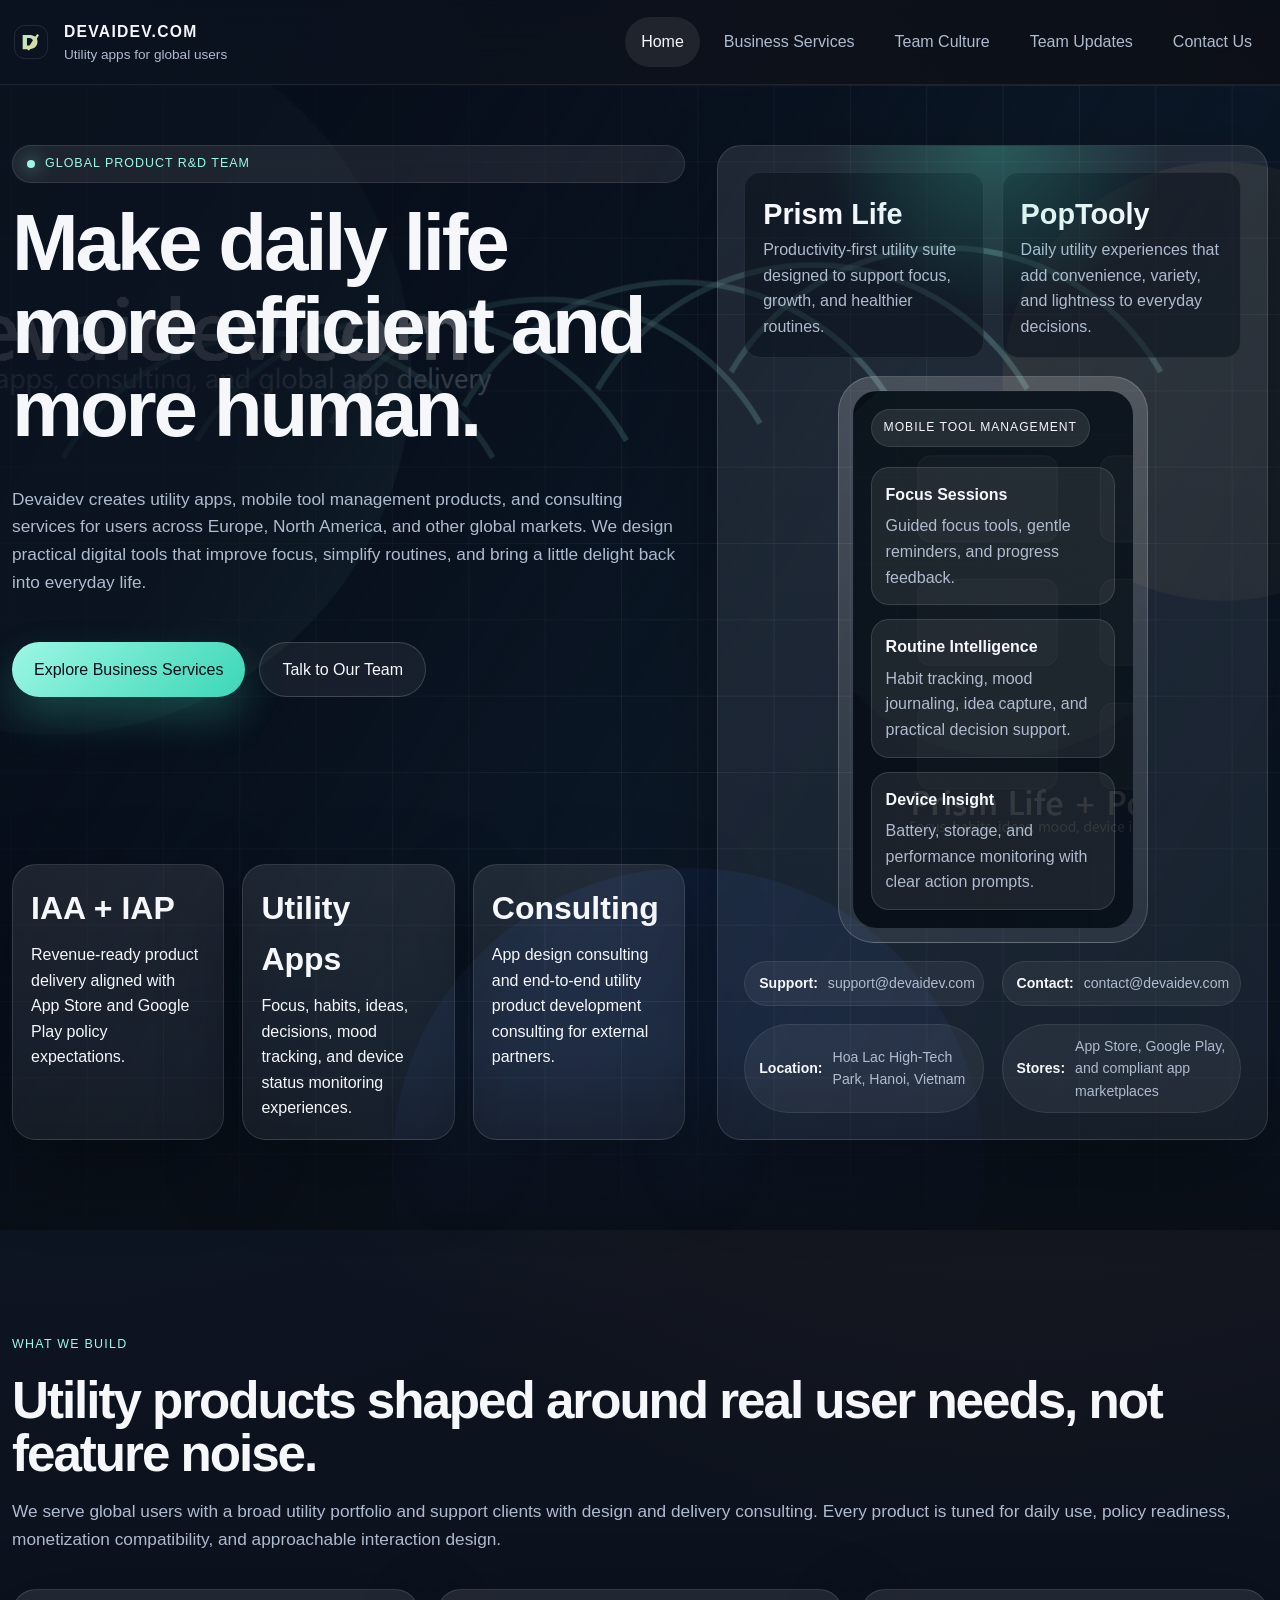
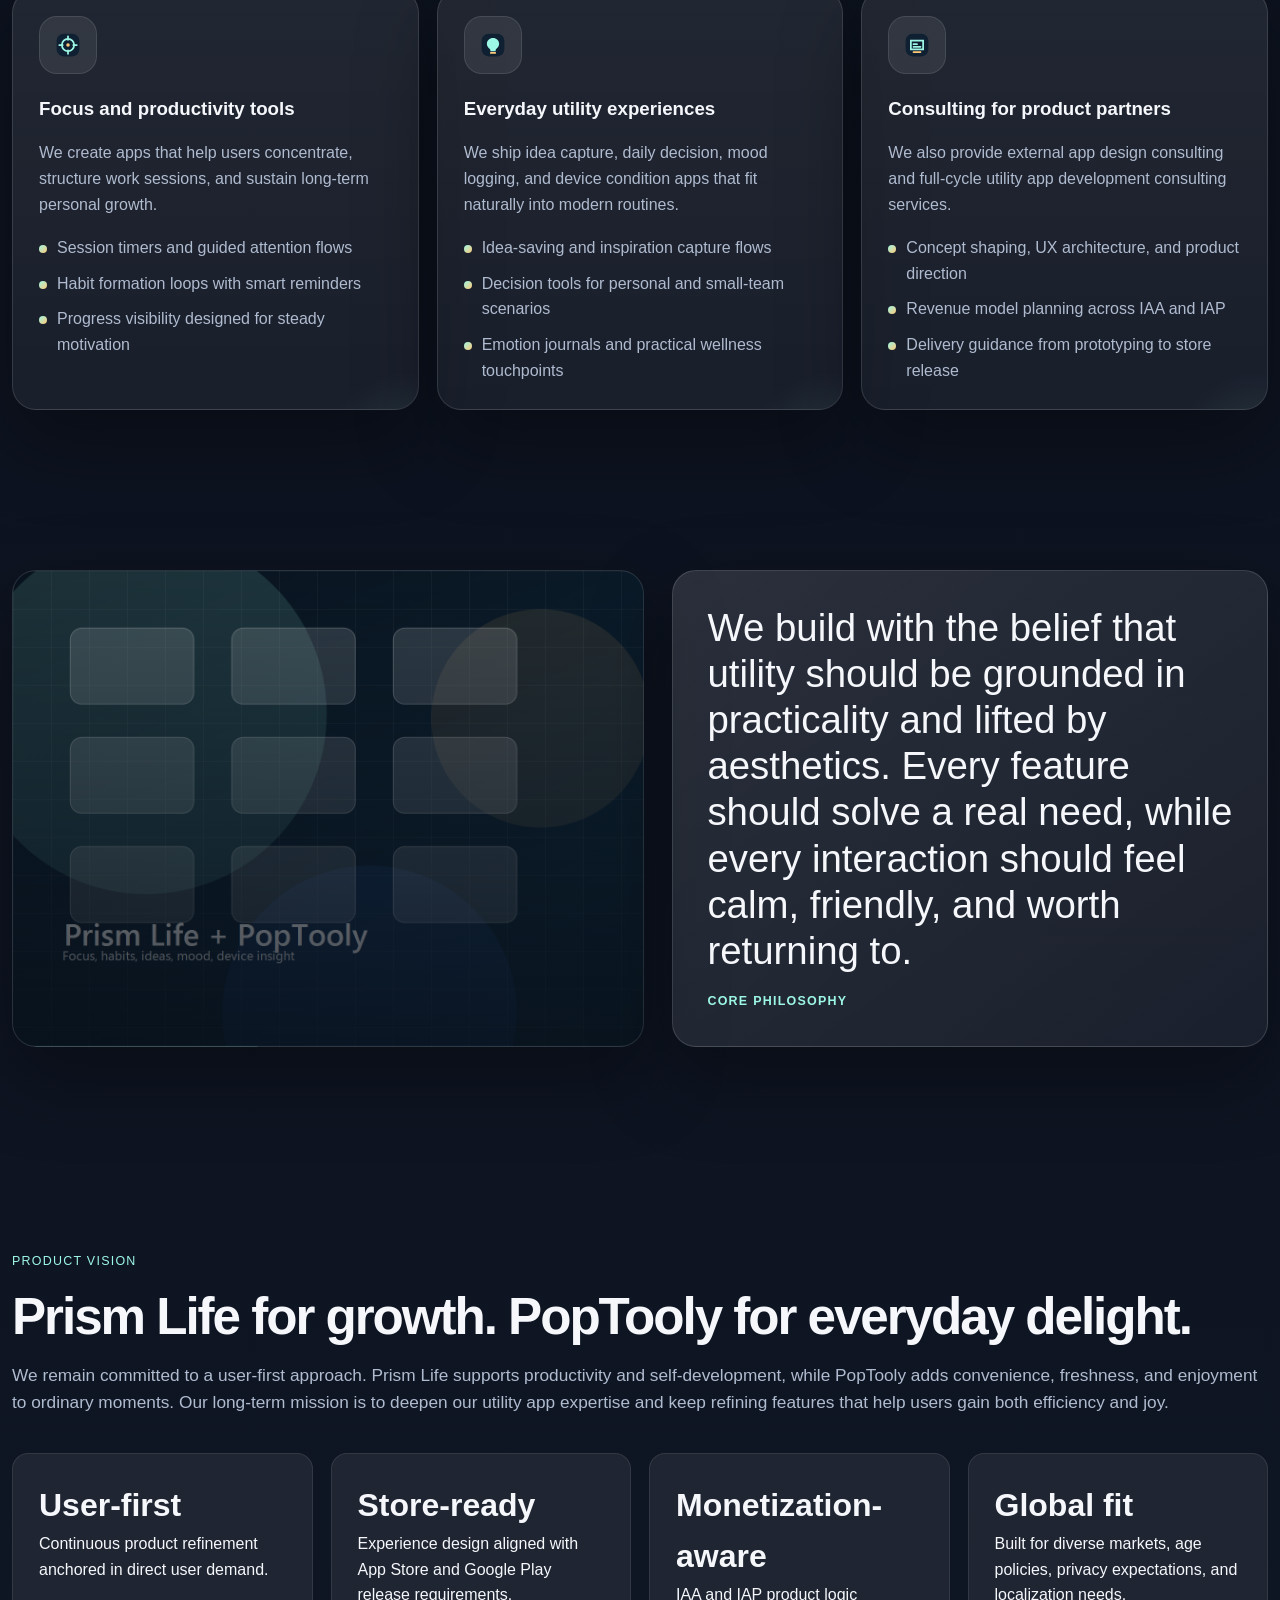
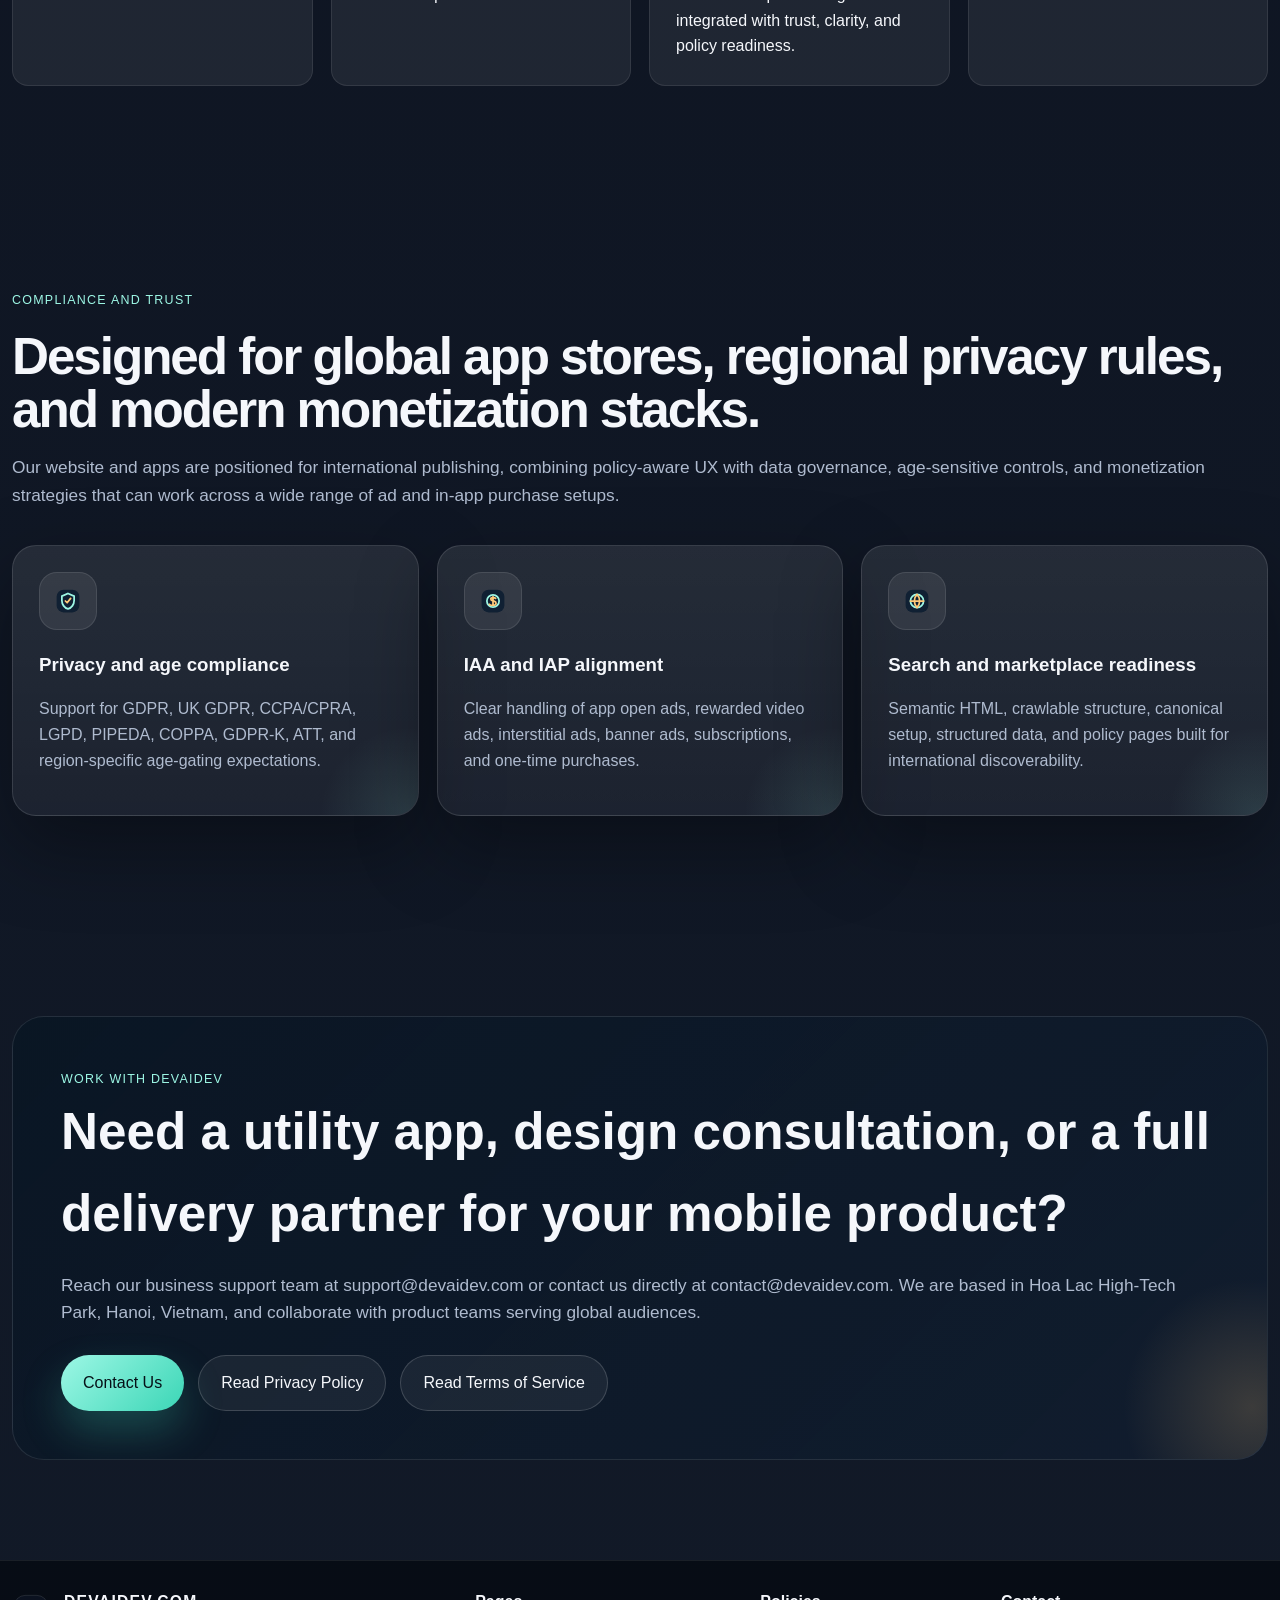
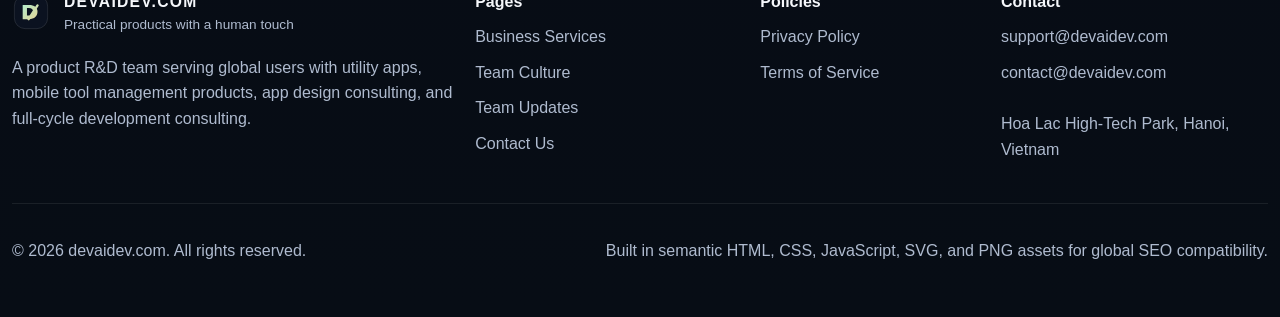
<file: index.html>
<!DOCTYPE html>
<html lang="en">
  <head>
    <meta charset="utf-8">
    <meta http-equiv="X-UA-Compatible" content="IE=edge">
    <meta name="viewport" content="width=device-width, initial-scale=1">
    <title>Devaidev | Product Design, Utility Apps, and Full-Cycle App Development</title>
    <meta name="description" content="Devaidev builds utility apps for global users, publishes mobile products across app stores, and provides app design consulting plus full-cycle development consulting.">
    <meta name="robots" content="index, follow, max-image-preview:large, max-snippet:-1, max-video-preview:-1">
    <link rel="canonical" href="https://www.devaidev.com/">
    <meta property="og:type" content="website">
    <meta property="og:title" content="Devaidev | Practical Utility Apps with Warm Product Thinking">
    <meta property="og:description" content="A product team focused on making everyday life more efficient and more human through utility apps, consulting, and global-ready product delivery.">
    <meta property="og:url" content="https://www.devaidev.com/">
    <meta property="og:image" content="https://www.devaidev.com/images/hero-tech.png">
    <meta name="twitter:card" content="summary_large_image">
    <meta name="twitter:title" content="Devaidev">
    <meta name="twitter:description" content="Utility apps, mobile tool management products, app design consulting, and full-cycle app development consulting.">
    <link rel="icon" type="image/svg+xml" href="images/favicon.svg">
    <link rel="stylesheet" href="css/styles.css">
    <script type="application/ld+json">
      {
        "@context": "https://schema.org",
        "@type": "Organization",
        "name": "devaidev.com",
        "url": "https://www.devaidev.com/",
        "logo": "https://www.devaidev.com/images/logo.svg",
        "email": ["support@devaidev.com", "contact@devaidev.com"],
        "address": {
          "@type": "PostalAddress",
          "addressLocality": "Hanoi",
          "addressCountry": "Vietnam",
          "streetAddress": "Hoa Lac High-Tech Park"
        },
        "description": "Devaidev is a product development team creating utility apps, mobile tool management products, and consulting services for global markets.",
        "sameAs": []
      }
    </script>
  </head>
  <body>
    <header class="site-header">
      <div class="header-inner">
        <a class="brand" href="index.html" aria-label="Devaidev home">
          <img class="brand-mark" src="images/logo.svg" alt="Devaidev logo">
          <span class="brand-text">
            <strong>devaidev.com</strong>
            <span>Utility apps for global users</span>
          </span>
        </a>
        <button class="nav-toggle" type="button" aria-expanded="false" aria-controls="site-nav" aria-label="Toggle navigation">
          <span></span>
        </button>
        <nav class="primary-nav" id="site-nav" aria-label="Primary">
          <a class="active" href="index.html">Home</a>
          <a href="services.html">Business Services</a>
          <a href="culture.html">Team Culture</a>
          <a href="news.html">Team Updates</a>
          <a href="contact.html">Contact Us</a>
        </nav>
      </div>
    </header>

    <main>
      <section class="hero">
        <div class="hero-grid">
          <div class="hero-copy reveal">
            <span class="eyebrow">Global Product R&amp;D Team</span>
            <h1>Make daily life more efficient and more human.</h1>
            <p>
              Devaidev creates utility apps, mobile tool management products, and consulting services for users across Europe,
              North America, and other global markets. We design practical digital tools that improve focus, simplify routines,
              and bring a little delight back into everyday life.
            </p>
            <div class="hero-actions">
              <a class="button button-primary" href="services.html">Explore Business Services</a>
              <a class="button button-secondary" href="contact.html">Talk to Our Team</a>
            </div>
            <div class="hero-stats">
              <article class="stat-card reveal delay-1">
                <strong>IAA + IAP</strong>
                <span>Revenue-ready product delivery aligned with App Store and Google Play policy expectations.</span>
              </article>
              <article class="stat-card reveal delay-2">
                <strong>Utility Apps</strong>
                <span>Focus, habits, ideas, decisions, mood tracking, and device status monitoring experiences.</span>
              </article>
              <article class="stat-card reveal delay-3">
                <strong>Consulting</strong>
                <span>App design consulting and end-to-end utility product development consulting for external partners.</span>
              </article>
            </div>
          </div>

          <aside class="hero-panel glass-card reveal delay-1" aria-label="Featured products and services overview">
            <div class="hero-panel-top">
              <div class="kpi">
                <strong>Prism Life</strong>
                <span>Productivity-first utility suite designed to support focus, growth, and healthier routines.</span>
              </div>
              <div class="kpi">
                <strong>PopTooly</strong>
                <span>Daily utility experiences that add convenience, variety, and lightness to everyday decisions.</span>
              </div>
            </div>
            <div class="hero-panel-bottom">
              <div class="phone-mock">
                <div class="phone-screen">
                  <span class="screen-badge">Mobile Tool Management</span>
                  <div class="screen-stack">
                    <article class="screen-card">
                      <strong>Focus Sessions</strong>
                      <span>Guided focus tools, gentle reminders, and progress feedback.</span>
                    </article>
                    <article class="screen-card">
                      <strong>Routine Intelligence</strong>
                      <span>Habit tracking, mood journaling, idea capture, and practical decision support.</span>
                    </article>
                    <article class="screen-card">
                      <strong>Device Insight</strong>
                      <span>Battery, storage, and performance monitoring with clear action prompts.</span>
                    </article>
                  </div>
                </div>
              </div>
              <div class="mini-grid">
                <span class="chip"><strong>Support:</strong> support@devaidev.com</span>
                <span class="chip"><strong>Contact:</strong> contact@devaidev.com</span>
                <span class="chip"><strong>Location:</strong> Hoa Lac High-Tech Park, Hanoi, Vietnam</span>
                <span class="chip"><strong>Stores:</strong> App Store, Google Play, and compliant app marketplaces</span>
              </div>
            </div>
          </aside>
        </div>
      </section>

      <section class="section">
        <div class="section-inner">
          <div class="section-title reveal">
            <span class="section-subtitle">What We Build</span>
            <h2>Utility products shaped around real user needs, not feature noise.</h2>
            <p>
              We serve global users with a broad utility portfolio and support clients with design and delivery consulting.
              Every product is tuned for daily use, policy readiness, monetization compatibility, and approachable interaction design.
            </p>
          </div>
          <div class="service-grid">
            <article class="feature-card reveal">
              <img class="icon-badge" src="images/icon-focus.svg" alt="Focus app icon">
              <h3>Focus and productivity tools</h3>
              <p>We create apps that help users concentrate, structure work sessions, and sustain long-term personal growth.</p>
              <ul class="feature-list">
                <li>Session timers and guided attention flows</li>
                <li>Habit formation loops with smart reminders</li>
                <li>Progress visibility designed for steady motivation</li>
              </ul>
            </article>
            <article class="feature-card reveal delay-1">
              <img class="icon-badge" src="images/icon-ideas.svg" alt="Idea capture icon">
              <h3>Everyday utility experiences</h3>
              <p>We ship idea capture, daily decision, mood logging, and device condition apps that fit naturally into modern routines.</p>
              <ul class="feature-list">
                <li>Idea-saving and inspiration capture flows</li>
                <li>Decision tools for personal and small-team scenarios</li>
                <li>Emotion journals and practical wellness touchpoints</li>
              </ul>
            </article>
            <article class="feature-card reveal delay-2">
              <img class="icon-badge" src="images/icon-consulting.svg" alt="Consulting icon">
              <h3>Consulting for product partners</h3>
              <p>We also provide external app design consulting and full-cycle utility app development consulting services.</p>
              <ul class="feature-list">
                <li>Concept shaping, UX architecture, and product direction</li>
                <li>Revenue model planning across IAA and IAP</li>
                <li>Delivery guidance from prototyping to store release</li>
              </ul>
            </article>
          </div>
        </div>
      </section>

      <section class="section compact">
        <div class="section-inner same-width-layout">
          <div class="media-slab apps reveal" role="img" aria-label="Devaidev mobile app product showcase"></div>
          <div class="quote-block reveal delay-1">
            <p>
              We build with the belief that utility should be grounded in practicality and lifted by aesthetics. Every feature
              should solve a real need, while every interaction should feel calm, friendly, and worth returning to.
            </p>
            <strong>Core Philosophy</strong>
          </div>
        </div>
      </section>

      <section class="section">
        <div class="section-inner">
          <div class="section-title reveal">
            <span class="section-subtitle">Product Vision</span>
            <h2>Prism Life for growth. PopTooly for everyday delight.</h2>
            <p>
              We remain committed to a user-first approach. Prism Life supports productivity and self-development, while PopTooly adds convenience,
              freshness, and enjoyment to ordinary moments. Our long-term mission is to deepen our utility app expertise and keep refining features
              that help users gain both efficiency and joy.
            </p>
          </div>
          <div class="stats-band">
            <article class="band-card reveal">
              <strong>User-first</strong>
              <span>Continuous product refinement anchored in direct user demand.</span>
            </article>
            <article class="band-card reveal delay-1">
              <strong>Store-ready</strong>
              <span>Experience design aligned with App Store and Google Play release requirements.</span>
            </article>
            <article class="band-card reveal delay-2">
              <strong>Monetization-aware</strong>
              <span>IAA and IAP product logic integrated with trust, clarity, and policy readiness.</span>
            </article>
            <article class="band-card reveal delay-3">
              <strong>Global fit</strong>
              <span>Built for diverse markets, age policies, privacy expectations, and localization needs.</span>
            </article>
          </div>
        </div>
      </section>

      <section class="section">
        <div class="section-inner">
          <div class="section-title reveal">
            <span class="section-subtitle">Compliance and Trust</span>
            <h2>Designed for global app stores, regional privacy rules, and modern monetization stacks.</h2>
            <p>
              Our website and apps are positioned for international publishing, combining policy-aware UX with data governance,
              age-sensitive controls, and monetization strategies that can work across a wide range of ad and in-app purchase setups.
            </p>
          </div>
          <div class="compliance-grid">
            <article class="info-card reveal">
              <img class="icon-badge" src="images/icon-shield.svg" alt="Shield icon">
              <h3>Privacy and age compliance</h3>
              <p>Support for GDPR, UK GDPR, CCPA/CPRA, LGPD, PIPEDA, COPPA, GDPR-K, ATT, and region-specific age-gating expectations.</p>
            </article>
            <article class="info-card reveal delay-1">
              <img class="icon-badge" src="images/icon-monetization.svg" alt="Monetization icon">
              <h3>IAA and IAP alignment</h3>
              <p>Clear handling of app open ads, rewarded video ads, interstitial ads, banner ads, subscriptions, and one-time purchases.</p>
            </article>
            <article class="info-card reveal delay-2">
              <img class="icon-badge" src="images/icon-global.svg" alt="Global icon">
              <h3>Search and marketplace readiness</h3>
              <p>Semantic HTML, crawlable structure, canonical setup, structured data, and policy pages built for international discoverability.</p>
            </article>
          </div>
        </div>
      </section>

      <section class="section">
        <div class="section-inner">
          <div class="cta-panel reveal">
            <span class="section-subtitle">Work with Devaidev</span>
            <h2>Need a utility app, design consultation, or a full delivery partner for your mobile product?</h2>
            <p class="lead">
              Reach our business support team at support@devaidev.com or contact us directly at contact@devaidev.com.
              We are based in Hoa Lac High-Tech Park, Hanoi, Vietnam, and collaborate with product teams serving global audiences.
            </p>
            <div class="cta-actions">
              <a class="button button-primary" href="contact.html">Contact Us</a>
              <a class="button button-secondary" href="privacy-policy.html">Read Privacy Policy</a>
              <a class="button button-secondary" href="terms-of-service.html">Read Terms of Service</a>
            </div>
          </div>
        </div>
      </section>
    </main>

    <footer class="site-footer">
      <div class="footer-inner">
        <div class="footer-grid">
          <div class="footer-brand">
            <a class="brand" href="index.html">
              <img class="brand-mark" src="images/logo.svg" alt="Devaidev logo">
              <span class="brand-text">
                <strong>devaidev.com</strong>
                <span>Practical products with a human touch</span>
              </span>
            </a>
            <p>
              A product R&amp;D team serving global users with utility apps, mobile tool management products, app design consulting,
              and full-cycle development consulting.
            </p>
          </div>
          <div class="footer-links">
            <strong>Pages</strong>
            <a href="services.html">Business Services</a>
            <a href="culture.html">Team Culture</a>
            <a href="news.html">Team Updates</a>
            <a href="contact.html">Contact Us</a>
          </div>
          <div class="footer-links">
            <strong>Policies</strong>
            <a href="privacy-policy.html">Privacy Policy</a>
            <a href="terms-of-service.html">Terms of Service</a>
          </div>
          <div class="footer-contacts">
            <strong>Contact</strong>
            <a href="mailto:support@devaidev.com">support@devaidev.com</a>
            <a href="mailto:contact@devaidev.com">contact@devaidev.com</a>
            <p>Hoa Lac High-Tech Park, Hanoi, Vietnam</p>
          </div>
        </div>
        <div class="footer-bottom">
          <p class="footer-note">&copy; <span data-year></span> devaidev.com. All rights reserved.</p>
          <p class="footer-note">Built in semantic HTML, CSS, JavaScript, SVG, and PNG assets for global SEO compatibility.</p>
        </div>
      </div>
    </footer>

    <script src="js/main.js" defer></script>
  </body>
</html>
</file>
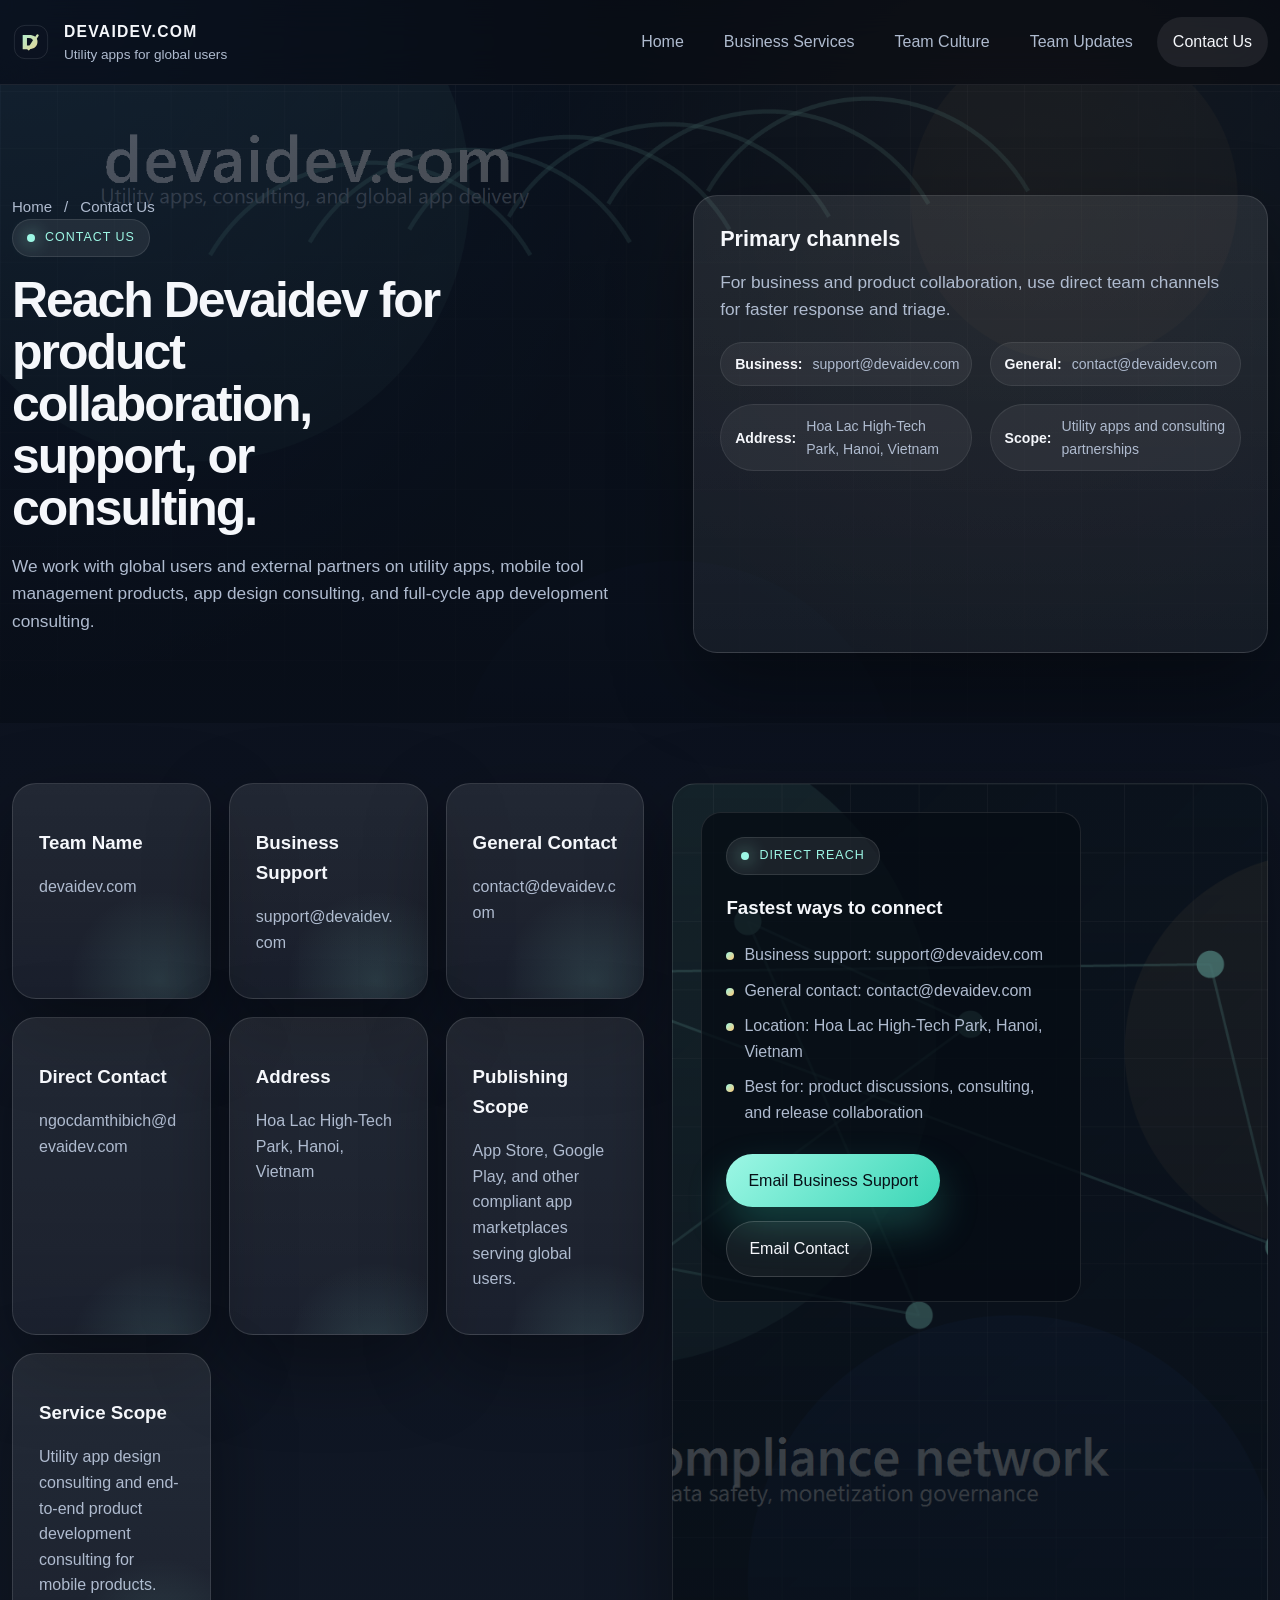
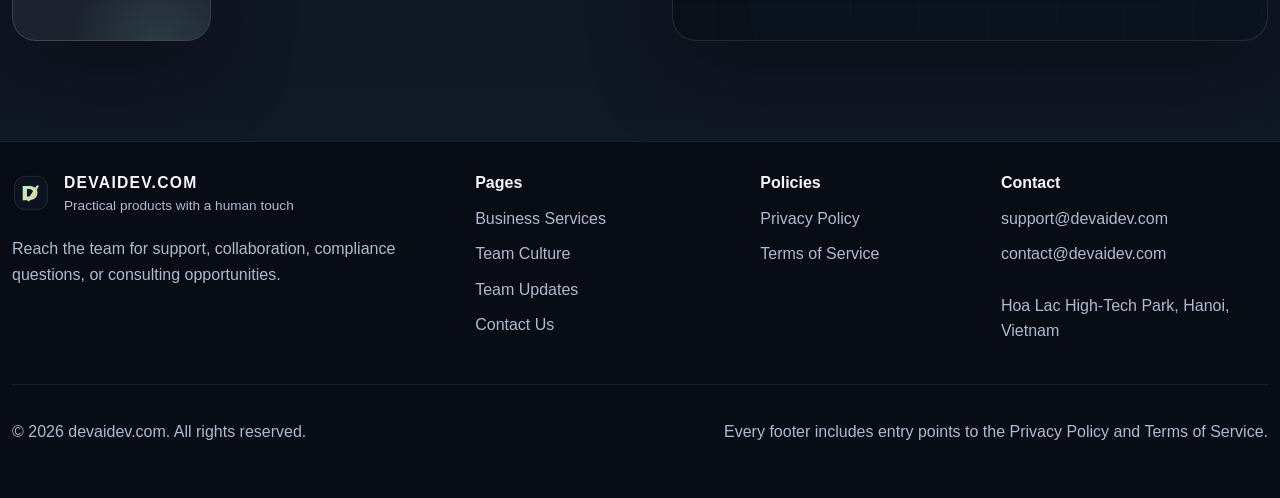
<file: contact.html>
<!DOCTYPE html>
<html lang="en">
  <head>
    <meta charset="utf-8">
    <meta http-equiv="X-UA-Compatible" content="IE=edge">
    <meta name="viewport" content="width=device-width, initial-scale=1">
    <title>Contact Us | Devaidev</title>
    <meta name="description" content="Contact Devaidev for business support, product collaboration, utility app consulting, or global mobile app development inquiries.">
    <meta name="robots" content="index, follow, max-image-preview:large, max-snippet:-1, max-video-preview:-1">
    <link rel="canonical" href="https://www.devaidev.com/contact.html">
    <link rel="icon" type="image/svg+xml" href="images/favicon.svg">
    <link rel="stylesheet" href="css/styles.css">
  </head>
  <body>
    <header class="site-header">
      <div class="header-inner">
        <a class="brand" href="index.html" aria-label="Devaidev home">
          <img class="brand-mark" src="images/logo.svg" alt="Devaidev logo">
          <span class="brand-text">
            <strong>devaidev.com</strong>
            <span>Utility apps for global users</span>
          </span>
        </a>
        <button class="nav-toggle" type="button" aria-expanded="false" aria-controls="site-nav" aria-label="Toggle navigation">
          <span></span>
        </button>
        <nav class="primary-nav" id="site-nav" aria-label="Primary">
          <a href="index.html">Home</a>
          <a href="services.html">Business Services</a>
          <a href="culture.html">Team Culture</a>
          <a href="news.html">Team Updates</a>
          <a class="active" href="contact.html">Contact Us</a>
        </nav>
      </div>
    </header>

    <main>
      <section class="page-hero">
        <div class="page-hero-inner reveal">
          <div class="page-hero-copy">
            <div class="page-breadcrumb">
              <a href="index.html">Home</a>
              <span>/</span>
              <span>Contact Us</span>
            </div>
            <span class="eyebrow">Contact Us</span>
            <h1>Reach Devaidev for product collaboration, support, or consulting.</h1>
            <p>
              We work with global users and external partners on utility apps, mobile tool management products,
              app design consulting, and full-cycle app development consulting.
            </p>
          </div>
          <aside class="page-hero-side glass-card reveal delay-1" aria-label="Contact channels overview">
            <h3>Primary channels</h3>
            <p>For business and product collaboration, use direct team channels for faster response and triage.</p>
            <div class="mini-grid">
              <span class="chip"><strong>Business:</strong> support@devaidev.com</span>
              <span class="chip"><strong>General:</strong> contact@devaidev.com</span>
              <span class="chip"><strong>Address:</strong> Hoa Lac High-Tech Park, Hanoi, Vietnam</span>
              <span class="chip"><strong>Scope:</strong> Utility apps and consulting partnerships</span>
            </div>
          </aside>
        </div>
      </section>

      <section class="section compact">
        <div class="section-inner same-width-layout">
          <div class="contact-grid">
            <article class="contact-card reveal">
              <h3>Team Name</h3>
              <p>devaidev.com</p>
            </article>
            <article class="contact-card reveal delay-1">
              <h3>Business Support</h3>
              <p><a href="mailto:support@devaidev.com">support@devaidev.com</a></p>
            </article>
            <article class="contact-card reveal delay-2">
              <h3>General Contact</h3>
              <p><a href="mailto:contact@devaidev.com">contact@devaidev.com</a></p>
            </article>
            <article class="contact-card reveal delay-3">
              <h3>Direct Contact</h3>
              <p><a href="mailto:ngocdamthibich@devaidev.com">ngocdamthibich@devaidev.com</a></p>
            </article>
            <article class="contact-card reveal">
              <h3>Address</h3>
              <p>Hoa Lac High-Tech Park, Hanoi, Vietnam</p>
            </article>
            <article class="contact-card reveal delay-1">
              <h3>Publishing Scope</h3>
              <p>App Store, Google Play, and other compliant app marketplaces serving global users.</p>
            </article>
            <article class="contact-card reveal delay-2">
              <h3>Service Scope</h3>
              <p>Utility app design consulting and end-to-end product development consulting for mobile products.</p>
            </article>
          </div>
          <aside class="contact-map reveal delay-1">
            <div class="map-card">
              <span class="eyebrow">Direct Reach</span>
              <h3>Fastest ways to connect</h3>
              <ul class="contact-list">
                <li>Business support: support@devaidev.com</li>
                <li>General contact: contact@devaidev.com</li>
                <li>Location: Hoa Lac High-Tech Park, Hanoi, Vietnam</li>
                <li>Best for: product discussions, consulting, and release collaboration</li>
              </ul>
              <div class="button-row">
                <a class="button button-primary" href="mailto:support@devaidev.com">Email Business Support</a>
                <a class="button button-secondary" href="mailto:contact@devaidev.com">Email Contact</a>
              </div>
            </div>
          </aside>
        </div>
      </section>
    </main>

    <footer class="site-footer">
      <div class="footer-inner">
        <div class="footer-grid">
          <div class="footer-brand">
            <a class="brand" href="index.html">
              <img class="brand-mark" src="images/logo.svg" alt="Devaidev logo">
              <span class="brand-text">
                <strong>devaidev.com</strong>
                <span>Practical products with a human touch</span>
              </span>
            </a>
            <p>Reach the team for support, collaboration, compliance questions, or consulting opportunities.</p>
          </div>
          <div class="footer-links">
            <strong>Pages</strong>
            <a href="services.html">Business Services</a>
            <a href="culture.html">Team Culture</a>
            <a href="news.html">Team Updates</a>
            <a href="contact.html">Contact Us</a>
          </div>
          <div class="footer-links">
            <strong>Policies</strong>
            <a href="privacy-policy.html">Privacy Policy</a>
            <a href="terms-of-service.html">Terms of Service</a>
          </div>
          <div class="footer-contacts">
            <strong>Contact</strong>
            <a href="mailto:support@devaidev.com">support@devaidev.com</a>
            <a href="mailto:contact@devaidev.com">contact@devaidev.com</a>
            <p>Hoa Lac High-Tech Park, Hanoi, Vietnam</p>
          </div>
        </div>
        <div class="footer-bottom">
          <p class="footer-note">&copy; <span data-year></span> devaidev.com. All rights reserved.</p>
          <p class="footer-note">Every footer includes entry points to the Privacy Policy and Terms of Service.</p>
        </div>
      </div>
    </footer>

    <script src="js/main.js" defer></script>
  </body>
</html>
</file>
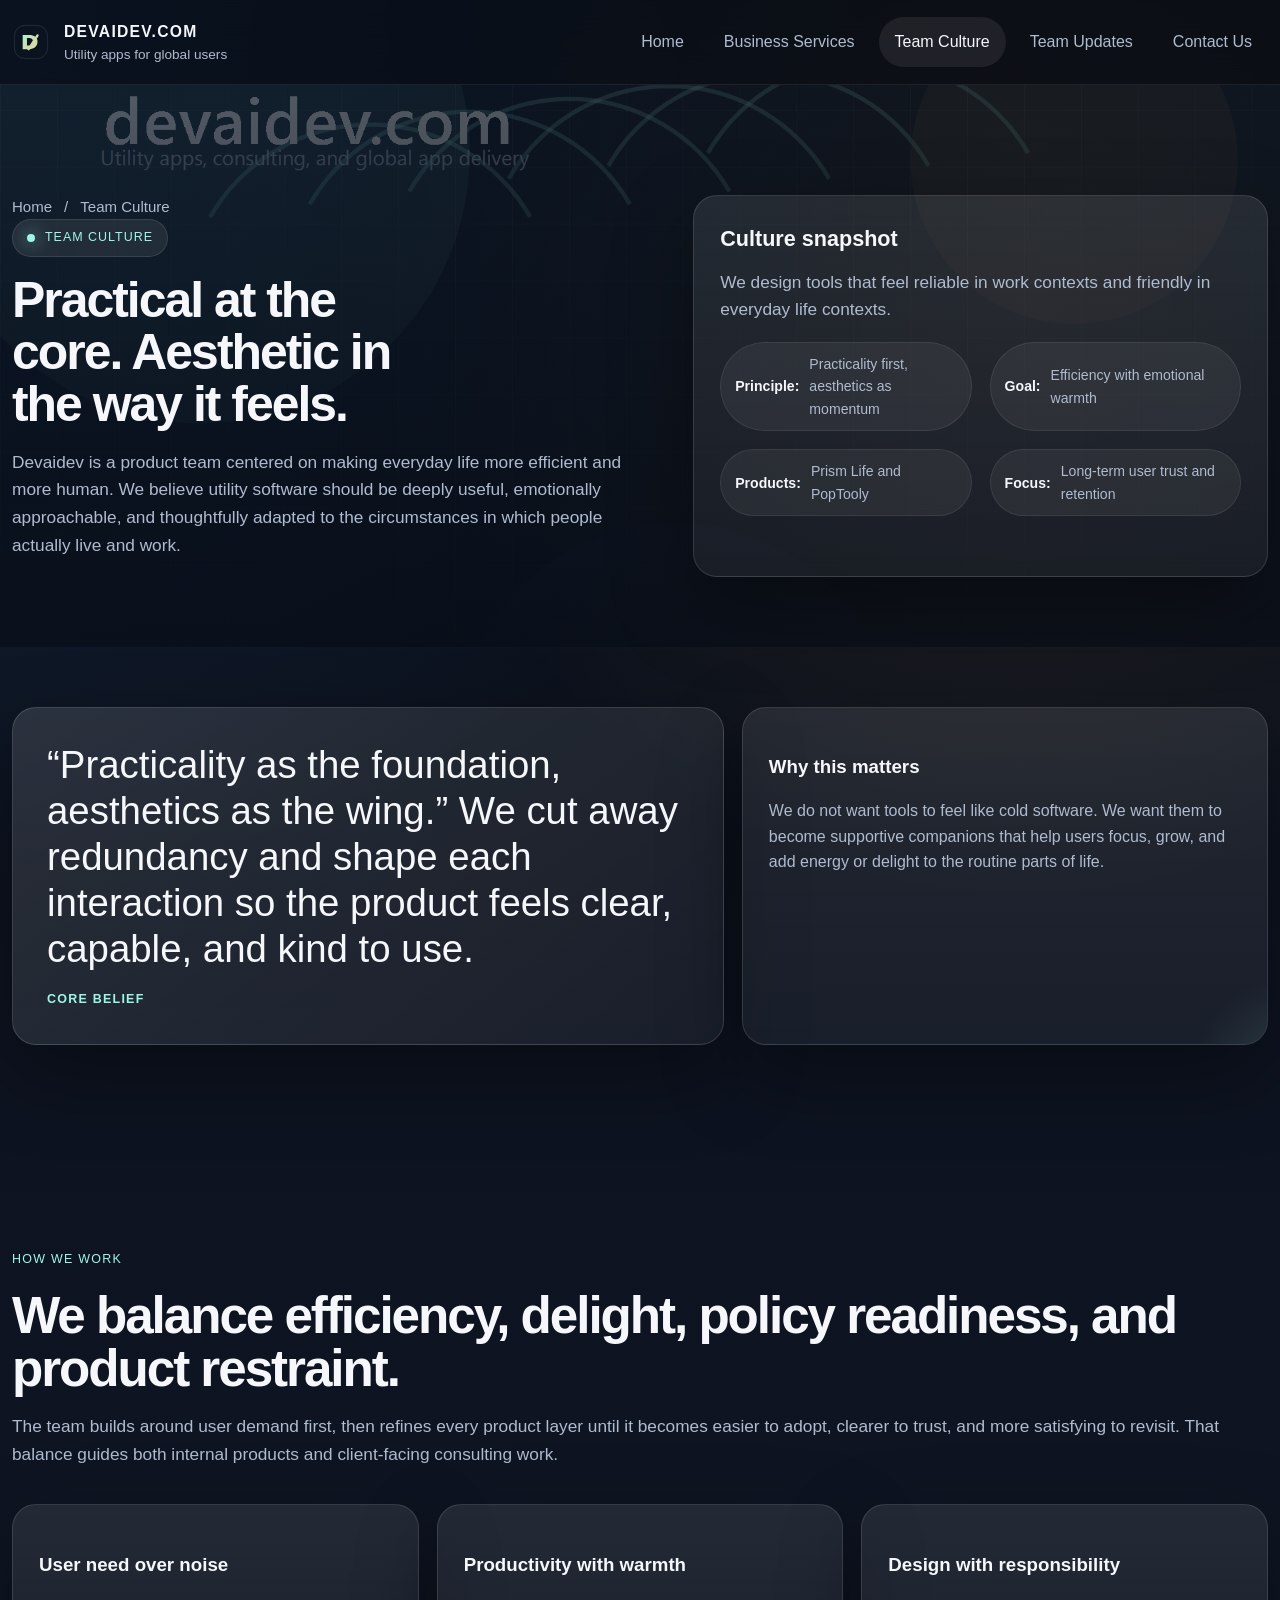
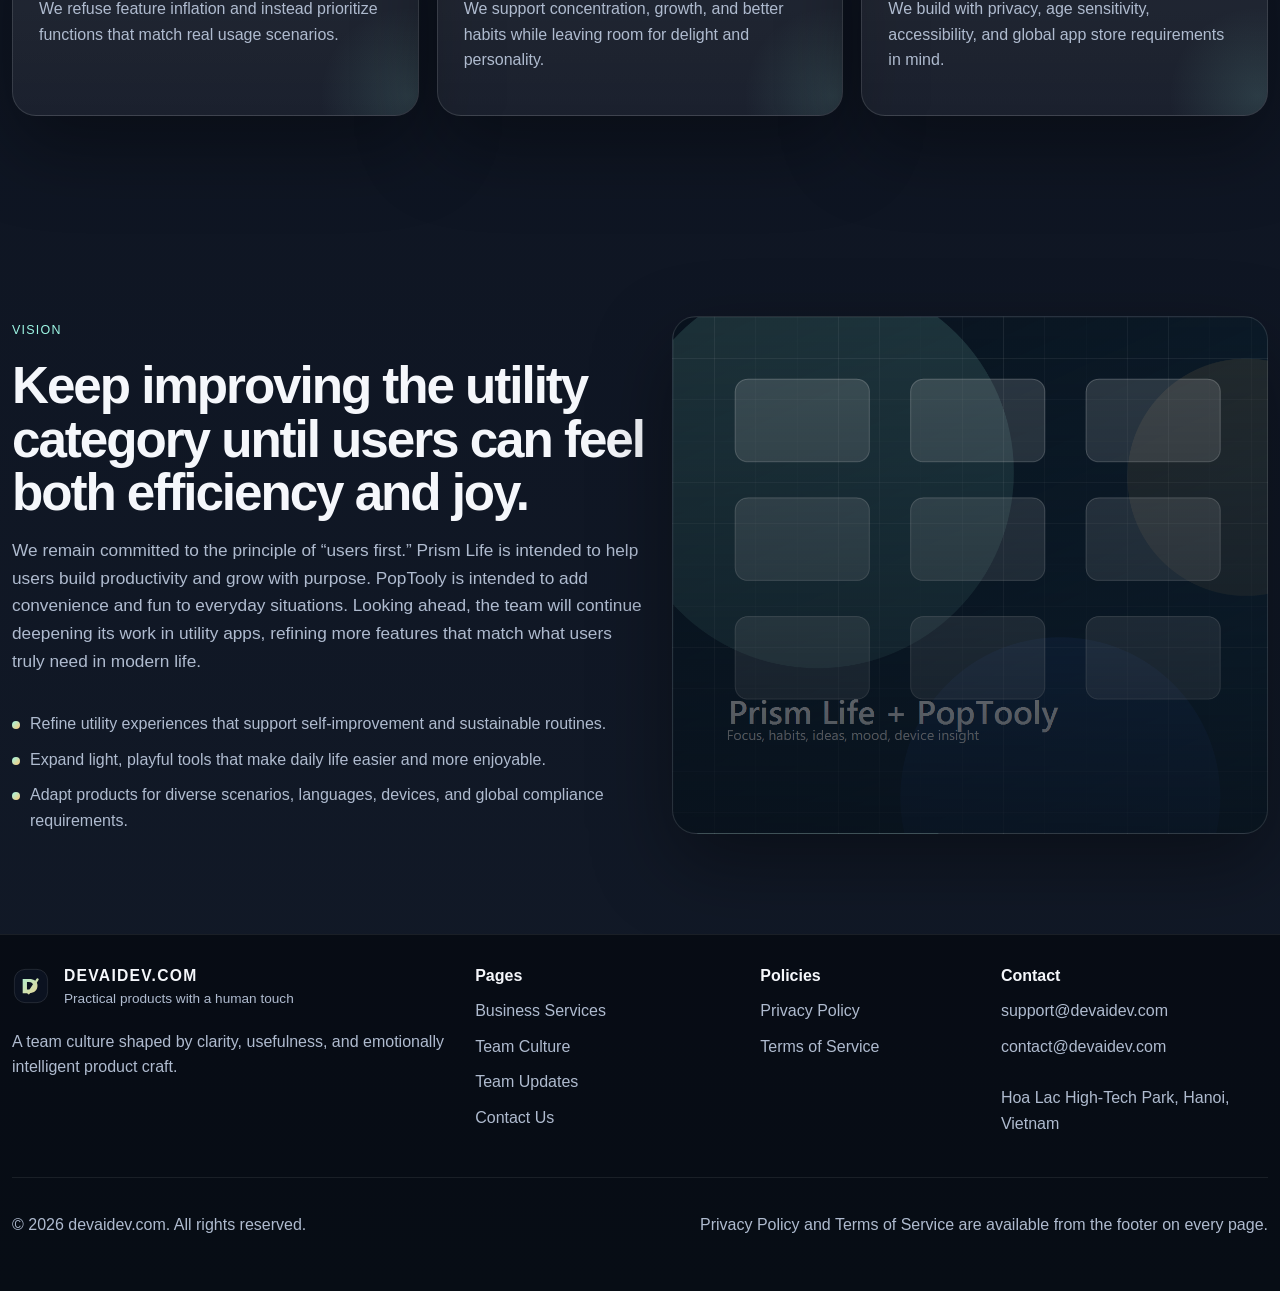
<file: culture.html>
<!DOCTYPE html>
<html lang="en">
  <head>
    <meta charset="utf-8">
    <meta http-equiv="X-UA-Compatible" content="IE=edge">
    <meta name="viewport" content="width=device-width, initial-scale=1">
    <title>Team Culture | Devaidev</title>
    <meta name="description" content="Learn how Devaidev approaches product design through practical utility, approachable aesthetics, and a user-first vision for global mobile tools.">
    <meta name="robots" content="index, follow, max-image-preview:large, max-snippet:-1, max-video-preview:-1">
    <link rel="canonical" href="https://www.devaidev.com/culture.html">
    <link rel="icon" type="image/svg+xml" href="images/favicon.svg">
    <link rel="stylesheet" href="css/styles.css">
  </head>
  <body>
    <header class="site-header">
      <div class="header-inner">
        <a class="brand" href="index.html" aria-label="Devaidev home">
          <img class="brand-mark" src="images/logo.svg" alt="Devaidev logo">
          <span class="brand-text">
            <strong>devaidev.com</strong>
            <span>Utility apps for global users</span>
          </span>
        </a>
        <button class="nav-toggle" type="button" aria-expanded="false" aria-controls="site-nav" aria-label="Toggle navigation">
          <span></span>
        </button>
        <nav class="primary-nav" id="site-nav" aria-label="Primary">
          <a href="index.html">Home</a>
          <a href="services.html">Business Services</a>
          <a class="active" href="culture.html">Team Culture</a>
          <a href="news.html">Team Updates</a>
          <a href="contact.html">Contact Us</a>
        </nav>
      </div>
    </header>

    <main>
      <section class="page-hero">
        <div class="page-hero-inner reveal">
          <div class="page-hero-copy">
            <div class="page-breadcrumb">
              <a href="index.html">Home</a>
              <span>/</span>
              <span>Team Culture</span>
            </div>
            <span class="eyebrow">Team Culture</span>
            <h1>Practical at the core. Aesthetic in the way it feels.</h1>
            <p>
              Devaidev is a product team centered on making everyday life more efficient and more human. We believe utility software should be deeply useful,
              emotionally approachable, and thoughtfully adapted to the circumstances in which people actually live and work.
            </p>
          </div>
          <aside class="page-hero-side glass-card reveal delay-1" aria-label="Culture highlights">
            <h3>Culture snapshot</h3>
            <p>We design tools that feel reliable in work contexts and friendly in everyday life contexts.</p>
            <div class="mini-grid">
              <span class="chip"><strong>Principle:</strong> Practicality first, aesthetics as momentum</span>
              <span class="chip"><strong>Goal:</strong> Efficiency with emotional warmth</span>
              <span class="chip"><strong>Products:</strong> Prism Life and PopTooly</span>
              <span class="chip"><strong>Focus:</strong> Long-term user trust and retention</span>
            </div>
          </aside>
        </div>
      </section>

      <section class="section compact">
        <div class="section-inner story-grid">
          <div class="quote-block reveal">
            <p>
              “Practicality as the foundation, aesthetics as the wing.” We cut away redundancy and shape each interaction so the product feels clear,
              capable, and kind to use.
            </p>
            <strong>Core Belief</strong>
          </div>
          <div class="info-card reveal delay-1">
            <h3>Why this matters</h3>
            <p>
              We do not want tools to feel like cold software. We want them to become supportive companions that help users focus, grow,
              and add energy or delight to the routine parts of life.
            </p>
          </div>
        </div>
      </section>

      <section class="section">
        <div class="section-inner">
          <div class="section-title section-title-wide reveal">
            <span class="section-subtitle">How We Work</span>
            <h2>We balance efficiency, delight, policy readiness, and product restraint.</h2>
            <p class="section-copy-wide">
              The team builds around user demand first, then refines every product layer until it becomes easier to adopt, clearer to trust,
              and more satisfying to revisit. That balance guides both internal products and client-facing consulting work.
            </p>
          </div>
          <div class="culture-grid">
            <article class="info-card reveal">
              <h3>User need over noise</h3>
              <p>We refuse feature inflation and instead prioritize functions that match real usage scenarios.</p>
            </article>
            <article class="info-card reveal delay-1">
              <h3>Productivity with warmth</h3>
              <p>We support concentration, growth, and better habits while leaving room for delight and personality.</p>
            </article>
            <article class="info-card reveal delay-2">
              <h3>Design with responsibility</h3>
              <p>We build with privacy, age sensitivity, accessibility, and global app store requirements in mind.</p>
            </article>
          </div>
        </div>
      </section>

      <section class="section">
        <div class="section-inner same-width-layout">
          <div class="reveal">
            <div class="section-title">
              <span class="section-subtitle">Vision</span>
              <h2>Keep improving the utility category until users can feel both efficiency and joy.</h2>
              <p>
                We remain committed to the principle of “users first.” Prism Life is intended to help users build productivity and grow with purpose.
                PopTooly is intended to add convenience and fun to everyday situations. Looking ahead, the team will continue deepening its work in utility apps,
                refining more features that match what users truly need in modern life.
              </p>
            </div>
            <ul class="detail-list">
              <li>Refine utility experiences that support self-improvement and sustainable routines.</li>
              <li>Expand light, playful tools that make daily life easier and more enjoyable.</li>
              <li>Adapt products for diverse scenarios, languages, devices, and global compliance requirements.</li>
            </ul>
          </div>
          <div class="media-slab apps reveal delay-1" role="img" aria-label="Product culture and app design showcase"></div>
        </div>
      </section>
    </main>

    <footer class="site-footer">
      <div class="footer-inner">
        <div class="footer-grid">
          <div class="footer-brand">
            <a class="brand" href="index.html">
              <img class="brand-mark" src="images/logo.svg" alt="Devaidev logo">
              <span class="brand-text">
                <strong>devaidev.com</strong>
                <span>Practical products with a human touch</span>
              </span>
            </a>
            <p>A team culture shaped by clarity, usefulness, and emotionally intelligent product craft.</p>
          </div>
          <div class="footer-links">
            <strong>Pages</strong>
            <a href="services.html">Business Services</a>
            <a href="culture.html">Team Culture</a>
            <a href="news.html">Team Updates</a>
            <a href="contact.html">Contact Us</a>
          </div>
          <div class="footer-links">
            <strong>Policies</strong>
            <a href="privacy-policy.html">Privacy Policy</a>
            <a href="terms-of-service.html">Terms of Service</a>
          </div>
          <div class="footer-contacts">
            <strong>Contact</strong>
            <a href="mailto:support@devaidev.com">support@devaidev.com</a>
            <a href="mailto:contact@devaidev.com">contact@devaidev.com</a>
            <p>Hoa Lac High-Tech Park, Hanoi, Vietnam</p>
          </div>
        </div>
        <div class="footer-bottom">
          <p class="footer-note">&copy; <span data-year></span> devaidev.com. All rights reserved.</p>
          <p class="footer-note">Privacy Policy and Terms of Service are available from the footer on every page.</p>
        </div>
      </div>
    </footer>

    <script src="js/main.js" defer></script>
  </body>
</html>
</file>
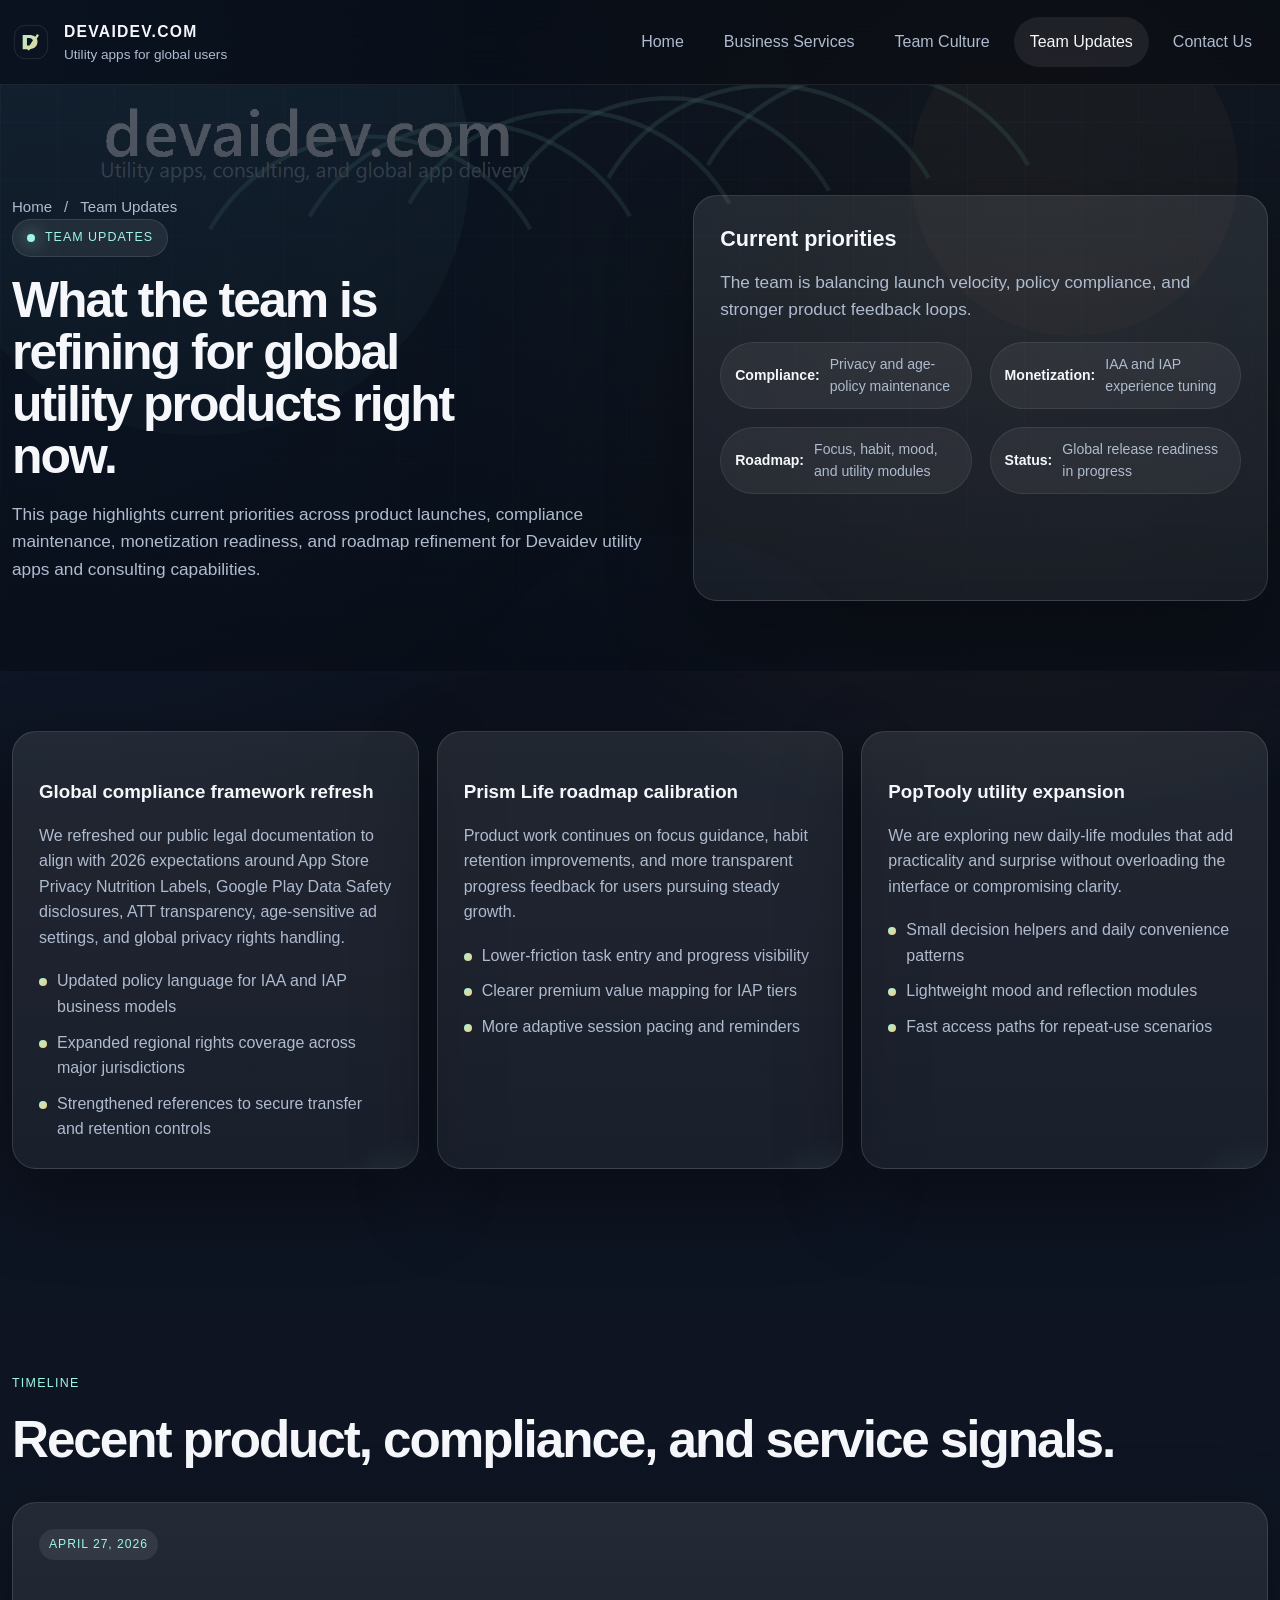
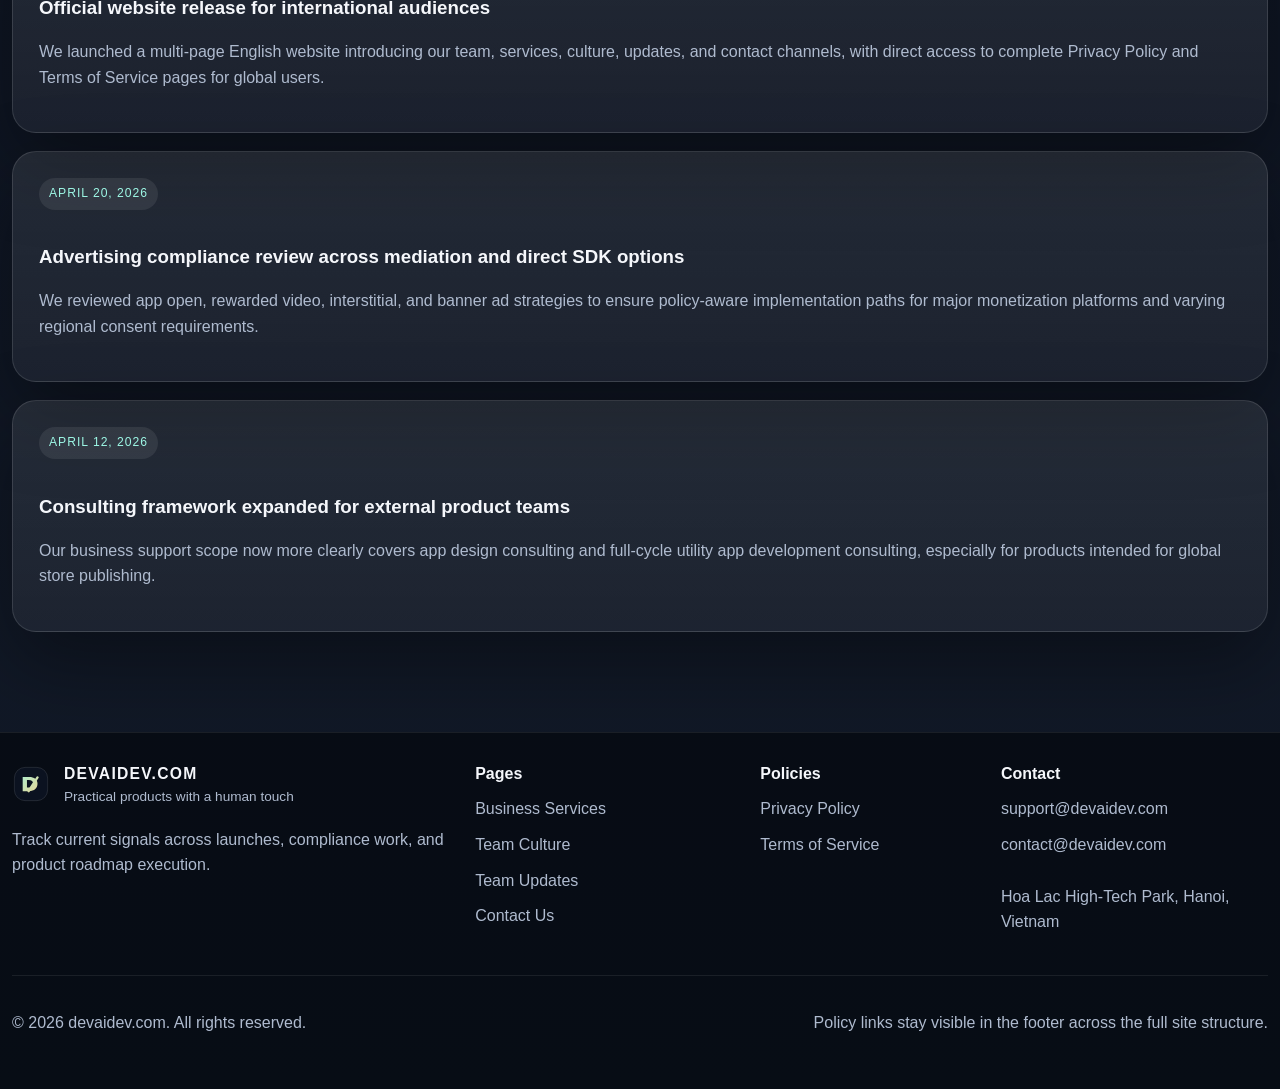
<file: news.html>
<!DOCTYPE html>
<html lang="en">
  <head>
    <meta charset="utf-8">
    <meta http-equiv="X-UA-Compatible" content="IE=edge">
    <meta name="viewport" content="width=device-width, initial-scale=1">
    <title>Team Updates | Devaidev</title>
    <meta name="description" content="Read Devaidev team updates covering product milestones, compliance improvements, launch preparation, and utility app roadmap progress.">
    <meta name="robots" content="index, follow, max-image-preview:large, max-snippet:-1, max-video-preview:-1">
    <link rel="canonical" href="https://www.devaidev.com/news.html">
    <link rel="icon" type="image/svg+xml" href="images/favicon.svg">
    <link rel="stylesheet" href="css/styles.css">
  </head>
  <body>
    <header class="site-header">
      <div class="header-inner">
        <a class="brand" href="index.html" aria-label="Devaidev home">
          <img class="brand-mark" src="images/logo.svg" alt="Devaidev logo">
          <span class="brand-text">
            <strong>devaidev.com</strong>
            <span>Utility apps for global users</span>
          </span>
        </a>
        <button class="nav-toggle" type="button" aria-expanded="false" aria-controls="site-nav" aria-label="Toggle navigation">
          <span></span>
        </button>
        <nav class="primary-nav" id="site-nav" aria-label="Primary">
          <a href="index.html">Home</a>
          <a href="services.html">Business Services</a>
          <a href="culture.html">Team Culture</a>
          <a class="active" href="news.html">Team Updates</a>
          <a href="contact.html">Contact Us</a>
        </nav>
      </div>
    </header>

    <main>
      <section class="page-hero">
        <div class="page-hero-inner reveal">
          <div class="page-hero-copy">
            <div class="page-breadcrumb">
              <a href="index.html">Home</a>
              <span>/</span>
              <span>Team Updates</span>
            </div>
            <span class="eyebrow">Team Updates</span>
            <h1>What the team is refining for global utility products right now.</h1>
            <p>
              This page highlights current priorities across product launches, compliance maintenance, monetization readiness,
              and roadmap refinement for Devaidev utility apps and consulting capabilities.
            </p>
          </div>
          <aside class="page-hero-side glass-card reveal delay-1" aria-label="Update summary">
            <h3>Current priorities</h3>
            <p>The team is balancing launch velocity, policy compliance, and stronger product feedback loops.</p>
            <div class="mini-grid">
              <span class="chip"><strong>Compliance:</strong> Privacy and age-policy maintenance</span>
              <span class="chip"><strong>Monetization:</strong> IAA and IAP experience tuning</span>
              <span class="chip"><strong>Roadmap:</strong> Focus, habit, mood, and utility modules</span>
              <span class="chip"><strong>Status:</strong> Global release readiness in progress</span>
            </div>
          </aside>
        </div>
      </section>

      <section class="section compact">
        <div class="section-inner">
          <div class="news-grid">
            <article class="news-card reveal">
              <h3>Global compliance framework refresh</h3>
              <p>
                We refreshed our public legal documentation to align with 2026 expectations around App Store Privacy Nutrition Labels,
                Google Play Data Safety disclosures, ATT transparency, age-sensitive ad settings, and global privacy rights handling.
              </p>
              <ul class="timeline-meta">
                <li>Updated policy language for IAA and IAP business models</li>
                <li>Expanded regional rights coverage across major jurisdictions</li>
                <li>Strengthened references to secure transfer and retention controls</li>
              </ul>
            </article>
            <article class="news-card reveal delay-1">
              <h3>Prism Life roadmap calibration</h3>
              <p>
                Product work continues on focus guidance, habit retention improvements, and more transparent progress feedback for users pursuing steady growth.
              </p>
              <ul class="timeline-meta">
                <li>Lower-friction task entry and progress visibility</li>
                <li>Clearer premium value mapping for IAP tiers</li>
                <li>More adaptive session pacing and reminders</li>
              </ul>
            </article>
            <article class="news-card reveal delay-2">
              <h3>PopTooly utility expansion</h3>
              <p>
                We are exploring new daily-life modules that add practicality and surprise without overloading the interface or compromising clarity.
              </p>
              <ul class="timeline-meta">
                <li>Small decision helpers and daily convenience patterns</li>
                <li>Lightweight mood and reflection modules</li>
                <li>Fast access paths for repeat-use scenarios</li>
              </ul>
            </article>
          </div>
        </div>
      </section>

      <section class="section">
        <div class="section-inner">
          <div class="section-title section-title-wide reveal">
            <span class="section-subtitle">Timeline</span>
            <h2>Recent product, compliance, and service signals.</h2>
          </div>
          <div class="timeline">
            <article class="timeline-item reveal">
              <time datetime="2026-04-27">April 27, 2026</time>
              <h3>Official website release for international audiences</h3>
              <p>
                We launched a multi-page English website introducing our team, services, culture, updates, and contact channels,
                with direct access to complete Privacy Policy and Terms of Service pages for global users.
              </p>
            </article>
            <article class="timeline-item reveal delay-1">
              <time datetime="2026-04-20">April 20, 2026</time>
              <h3>Advertising compliance review across mediation and direct SDK options</h3>
              <p>
                We reviewed app open, rewarded video, interstitial, and banner ad strategies to ensure policy-aware implementation paths
                for major monetization platforms and varying regional consent requirements.
              </p>
            </article>
            <article class="timeline-item reveal delay-2">
              <time datetime="2026-04-12">April 12, 2026</time>
              <h3>Consulting framework expanded for external product teams</h3>
              <p>
                Our business support scope now more clearly covers app design consulting and full-cycle utility app development consulting,
                especially for products intended for global store publishing.
              </p>
            </article>
          </div>
        </div>
      </section>
    </main>

    <footer class="site-footer">
      <div class="footer-inner">
        <div class="footer-grid">
          <div class="footer-brand">
            <a class="brand" href="index.html">
              <img class="brand-mark" src="images/logo.svg" alt="Devaidev logo">
              <span class="brand-text">
                <strong>devaidev.com</strong>
                <span>Practical products with a human touch</span>
              </span>
            </a>
            <p>Track current signals across launches, compliance work, and product roadmap execution.</p>
          </div>
          <div class="footer-links">
            <strong>Pages</strong>
            <a href="services.html">Business Services</a>
            <a href="culture.html">Team Culture</a>
            <a href="news.html">Team Updates</a>
            <a href="contact.html">Contact Us</a>
          </div>
          <div class="footer-links">
            <strong>Policies</strong>
            <a href="privacy-policy.html">Privacy Policy</a>
            <a href="terms-of-service.html">Terms of Service</a>
          </div>
          <div class="footer-contacts">
            <strong>Contact</strong>
            <a href="mailto:support@devaidev.com">support@devaidev.com</a>
            <a href="mailto:contact@devaidev.com">contact@devaidev.com</a>
            <p>Hoa Lac High-Tech Park, Hanoi, Vietnam</p>
          </div>
        </div>
        <div class="footer-bottom">
          <p class="footer-note">&copy; <span data-year></span> devaidev.com. All rights reserved.</p>
          <p class="footer-note">Policy links stay visible in the footer across the full site structure.</p>
        </div>
      </div>
    </footer>

    <script src="js/main.js" defer></script>
  </body>
</html>
</file>
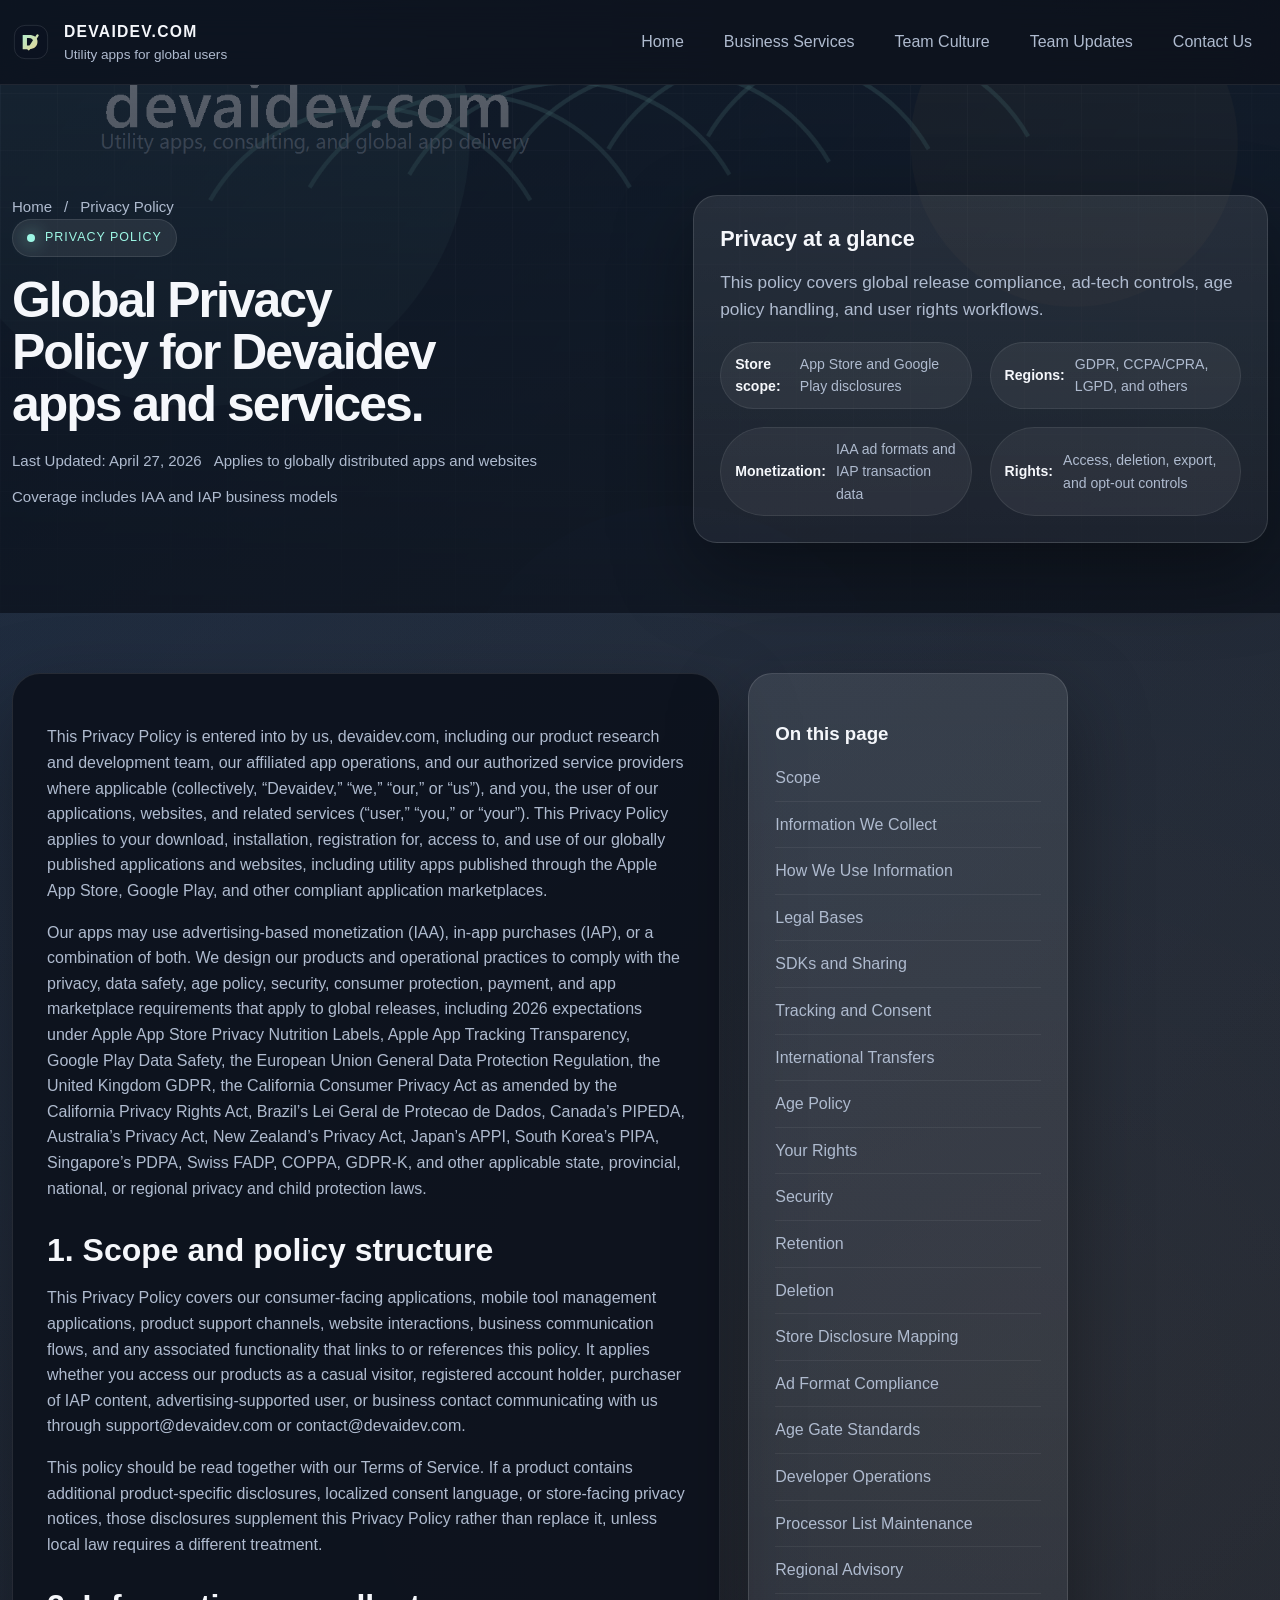
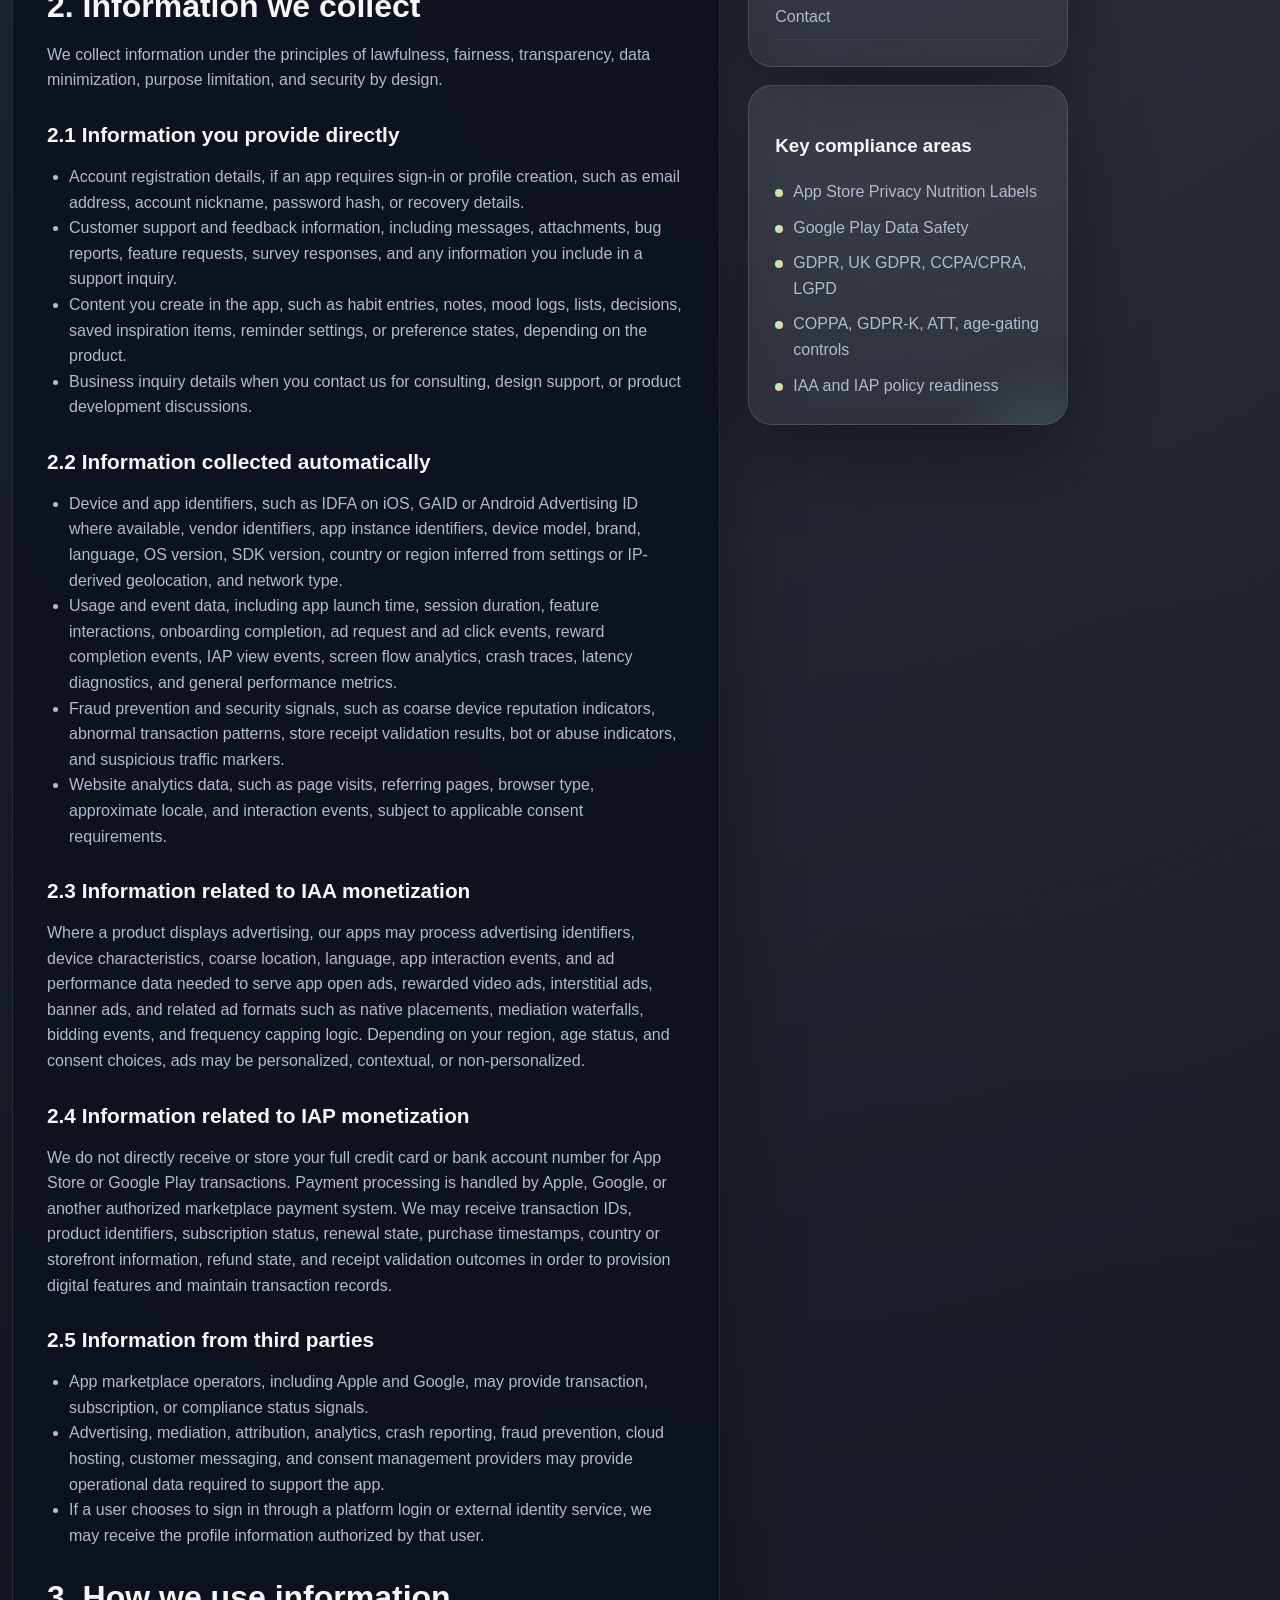
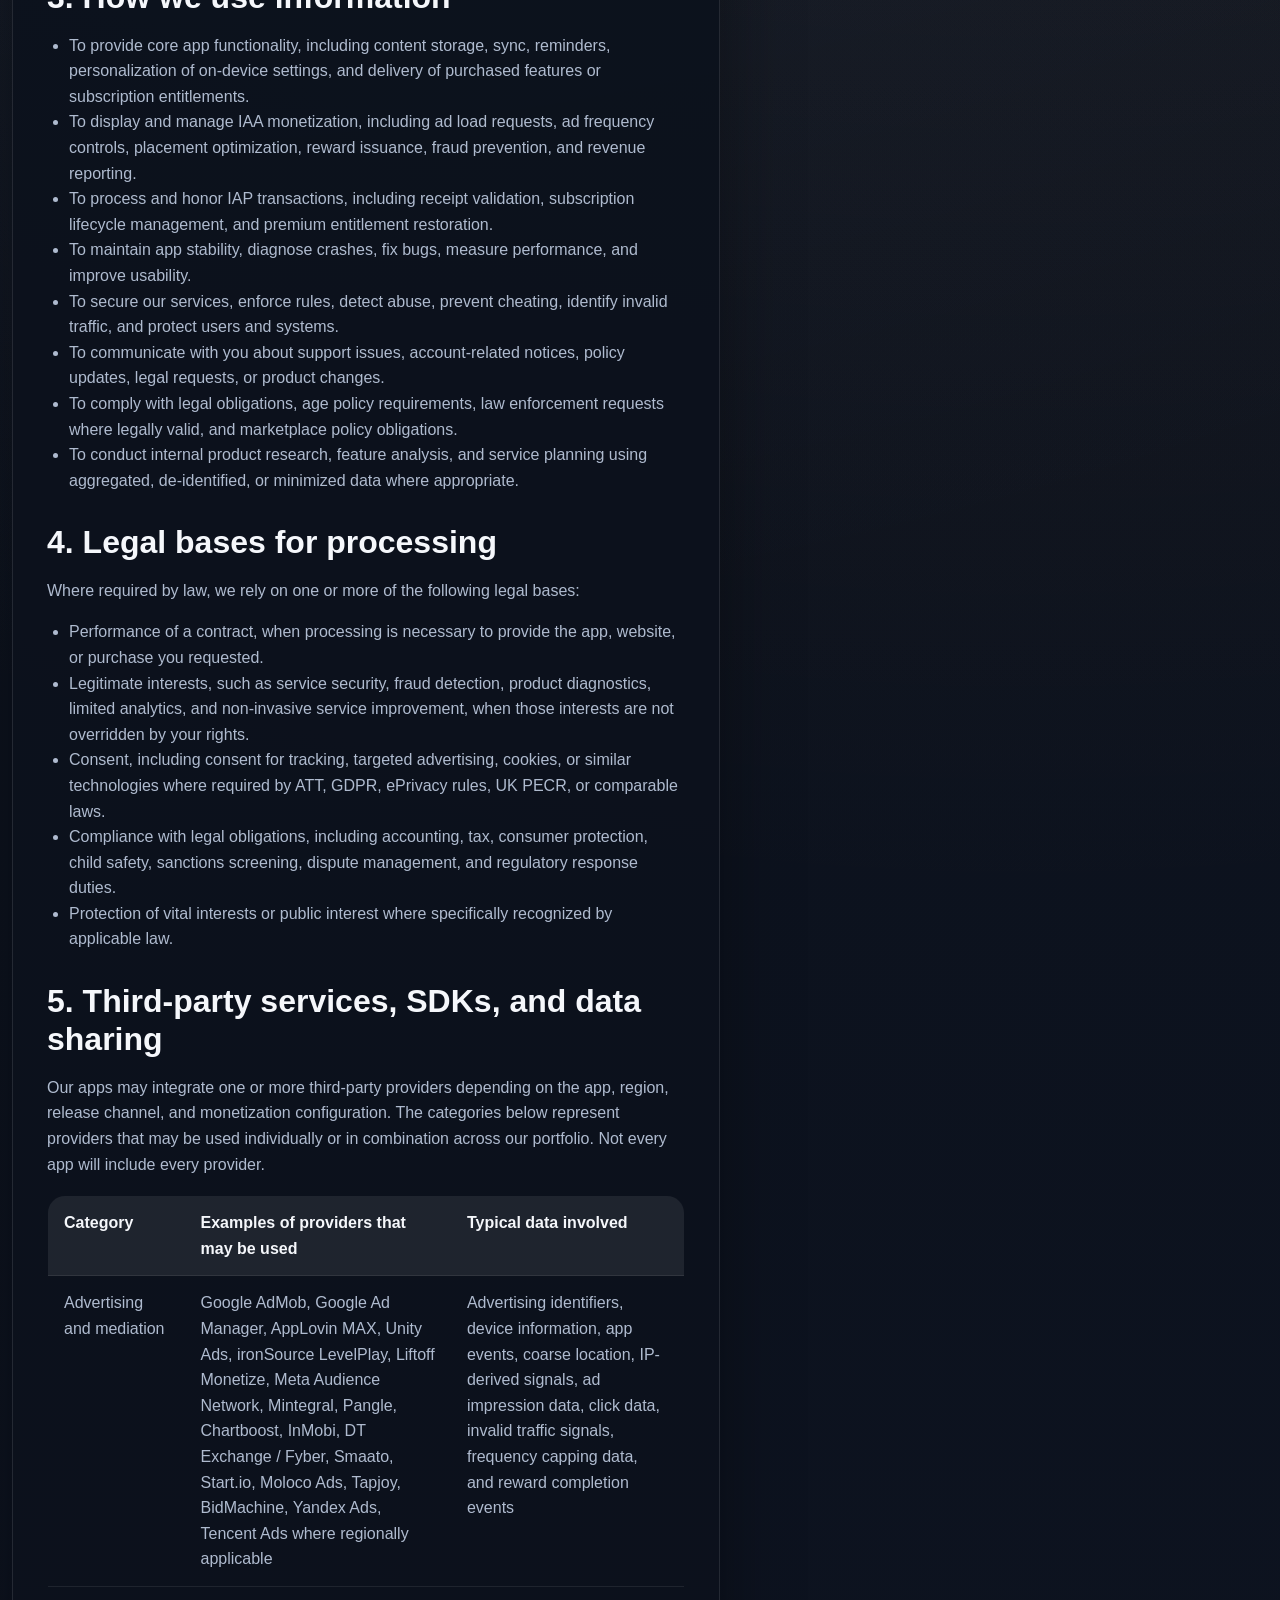
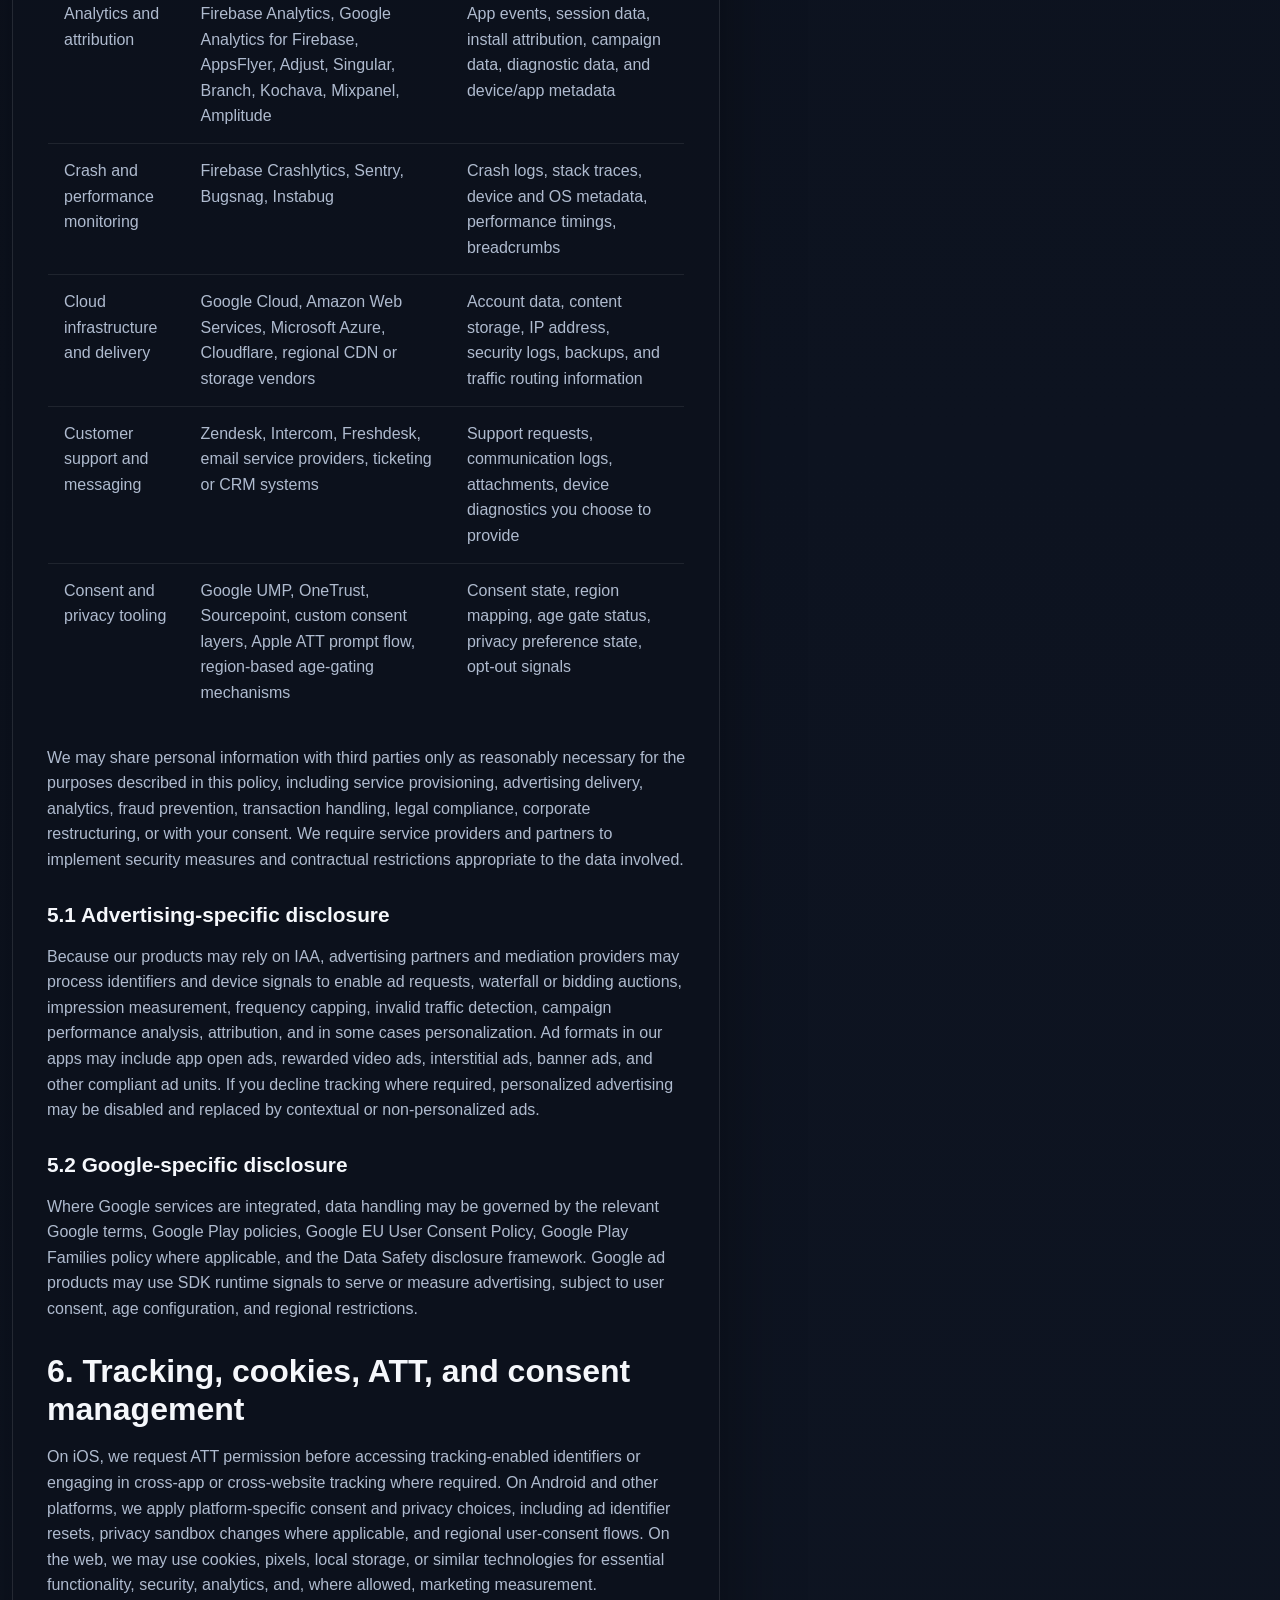
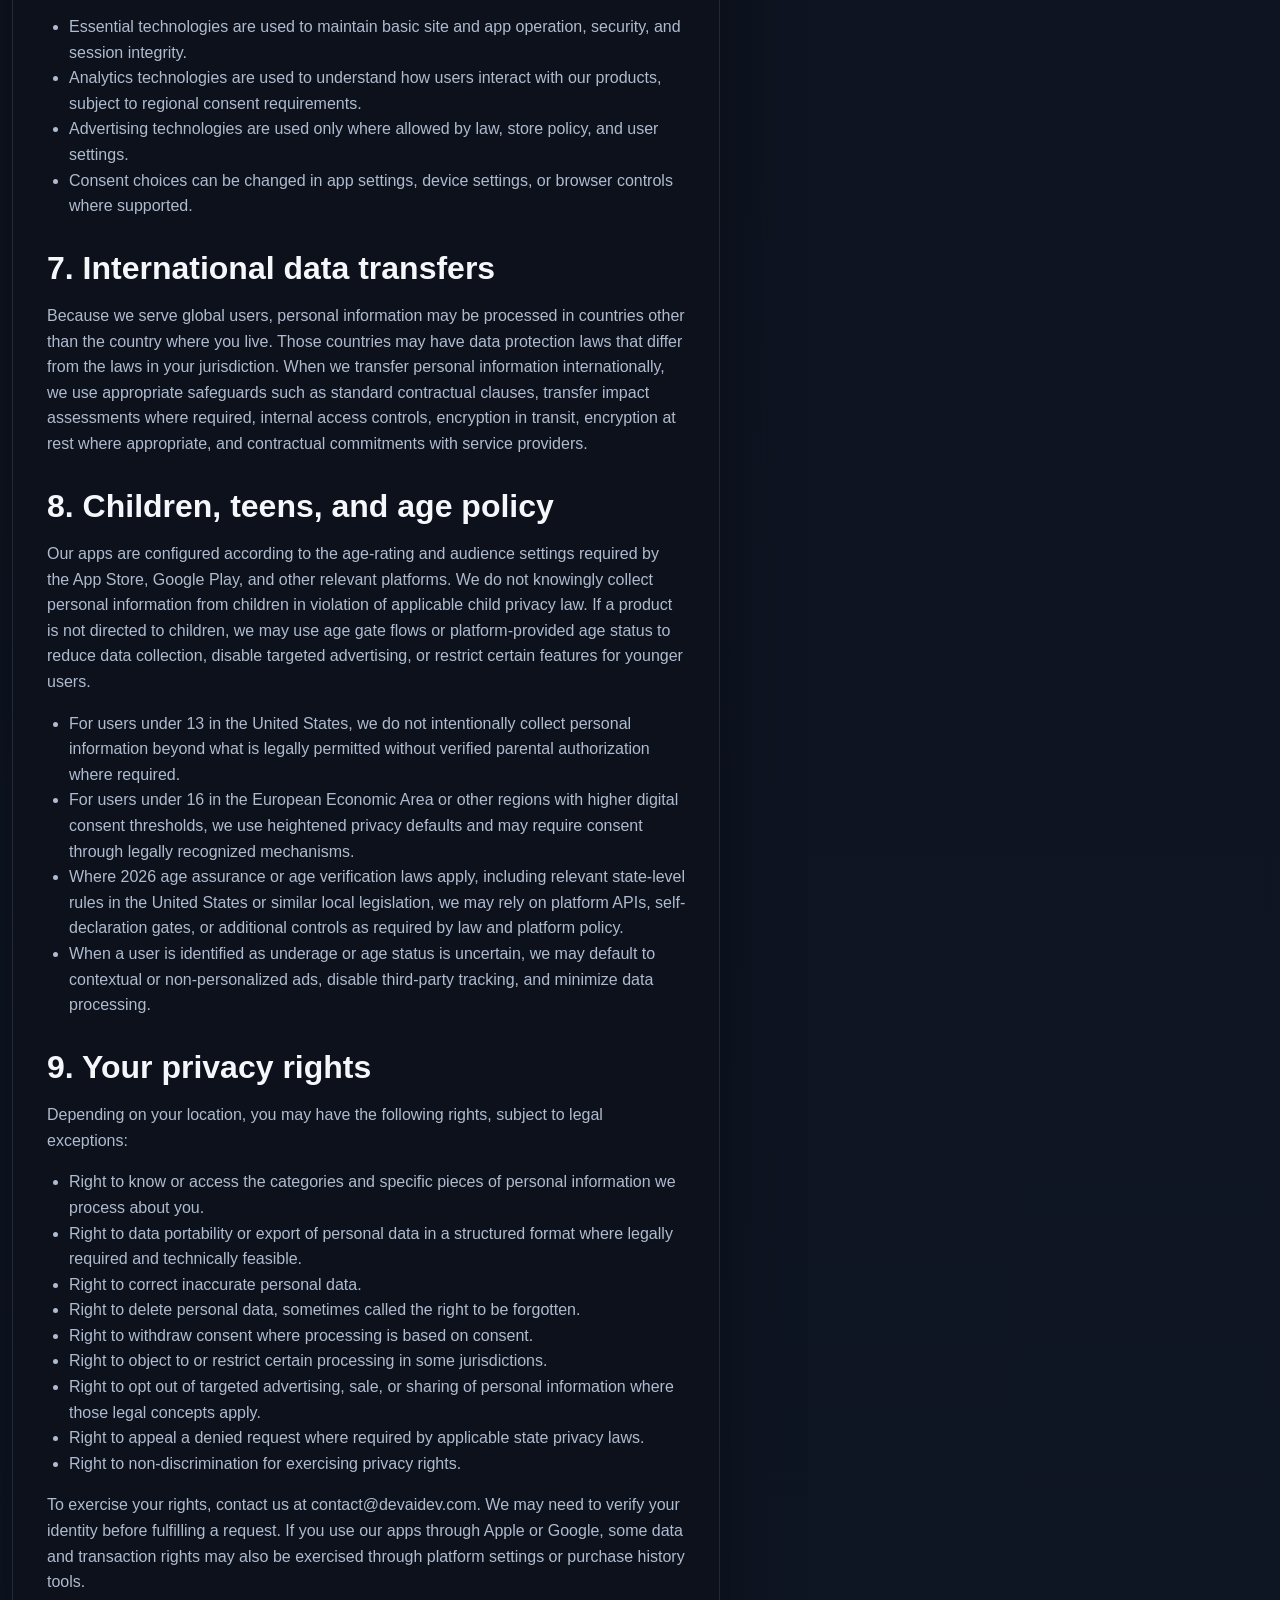
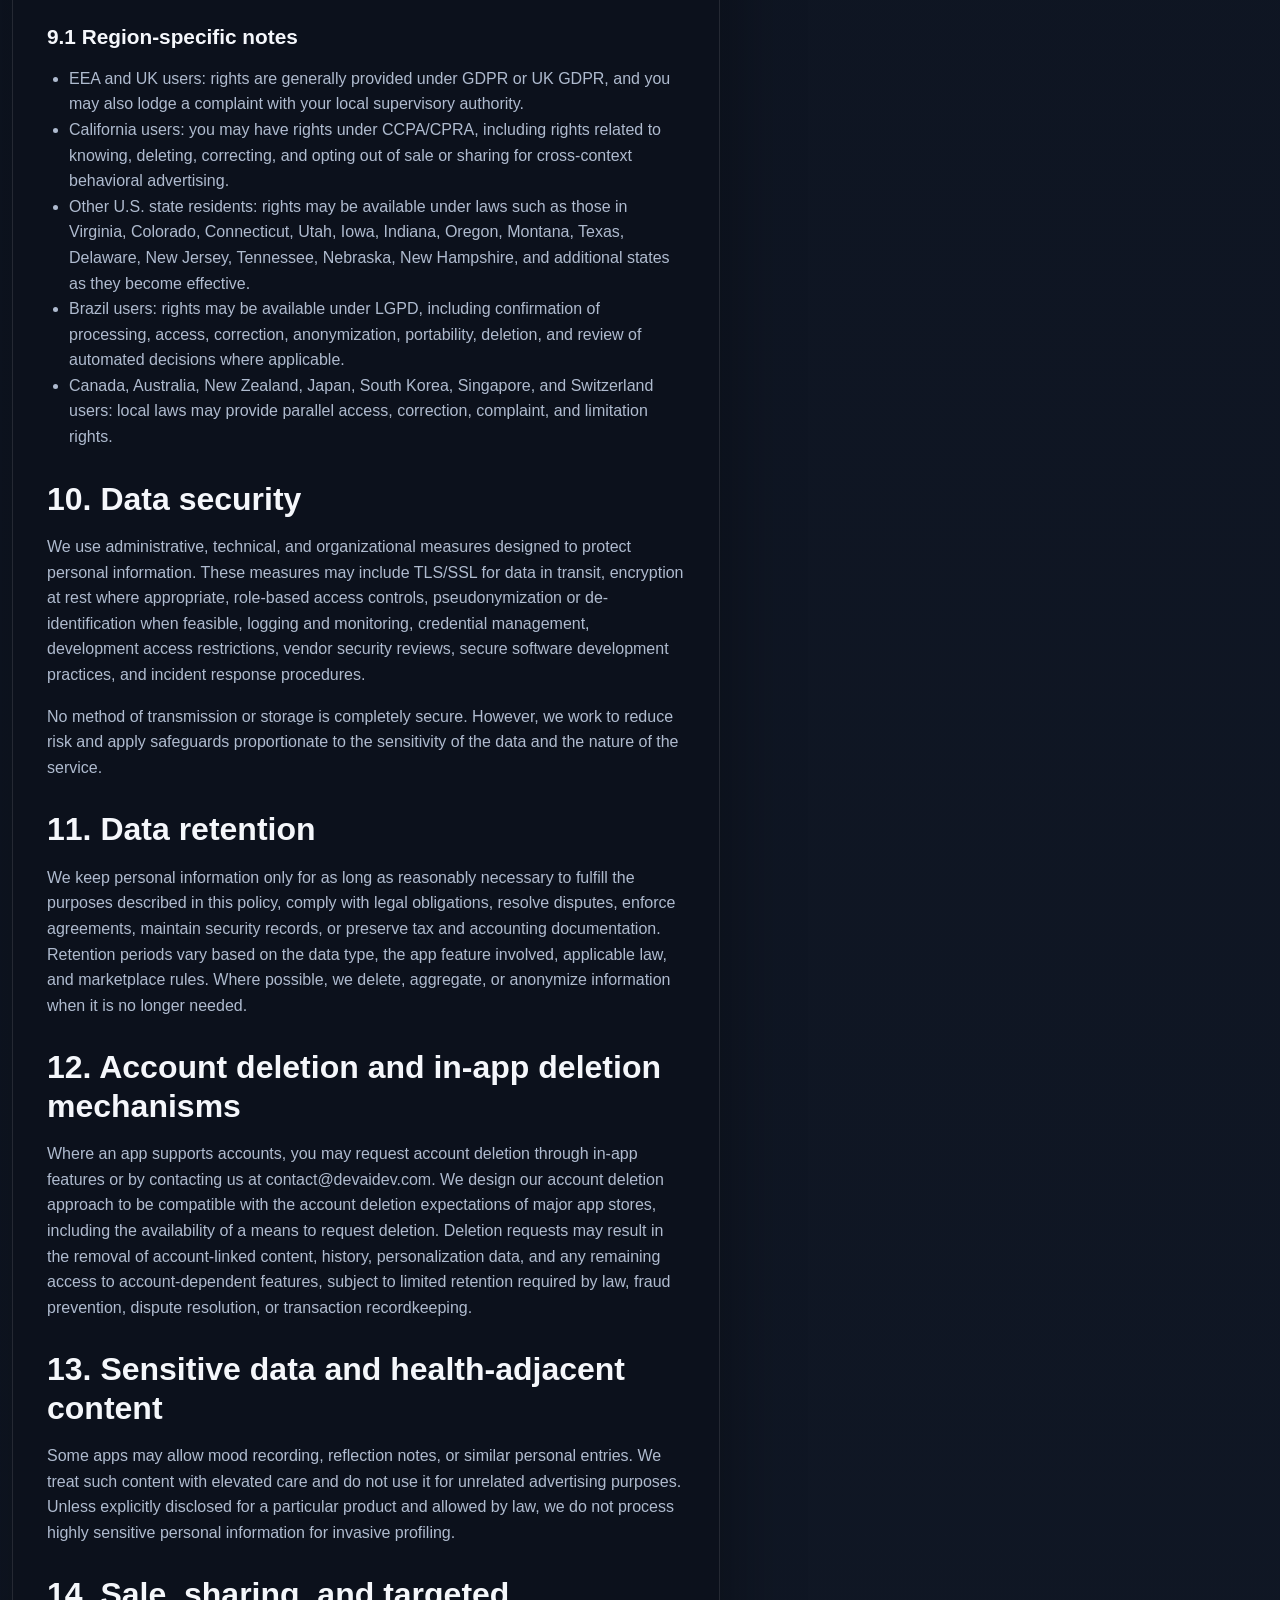
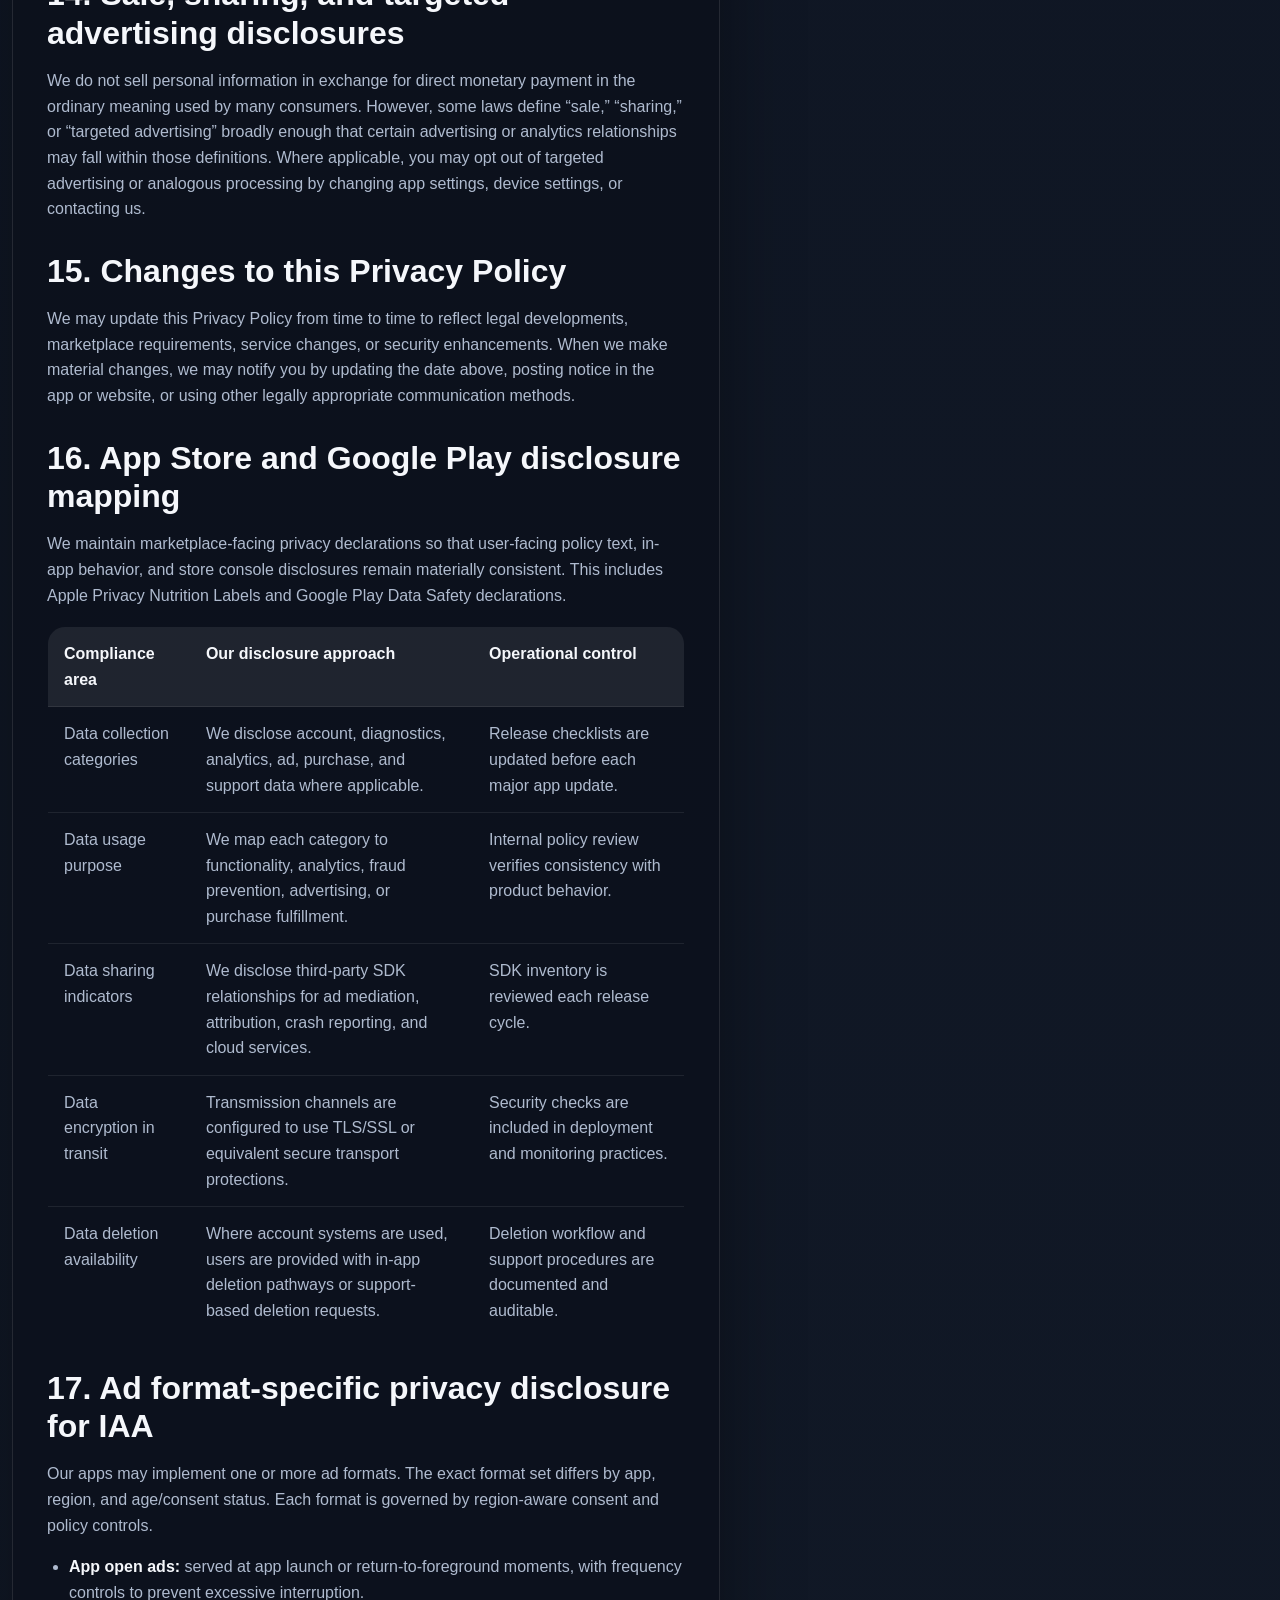
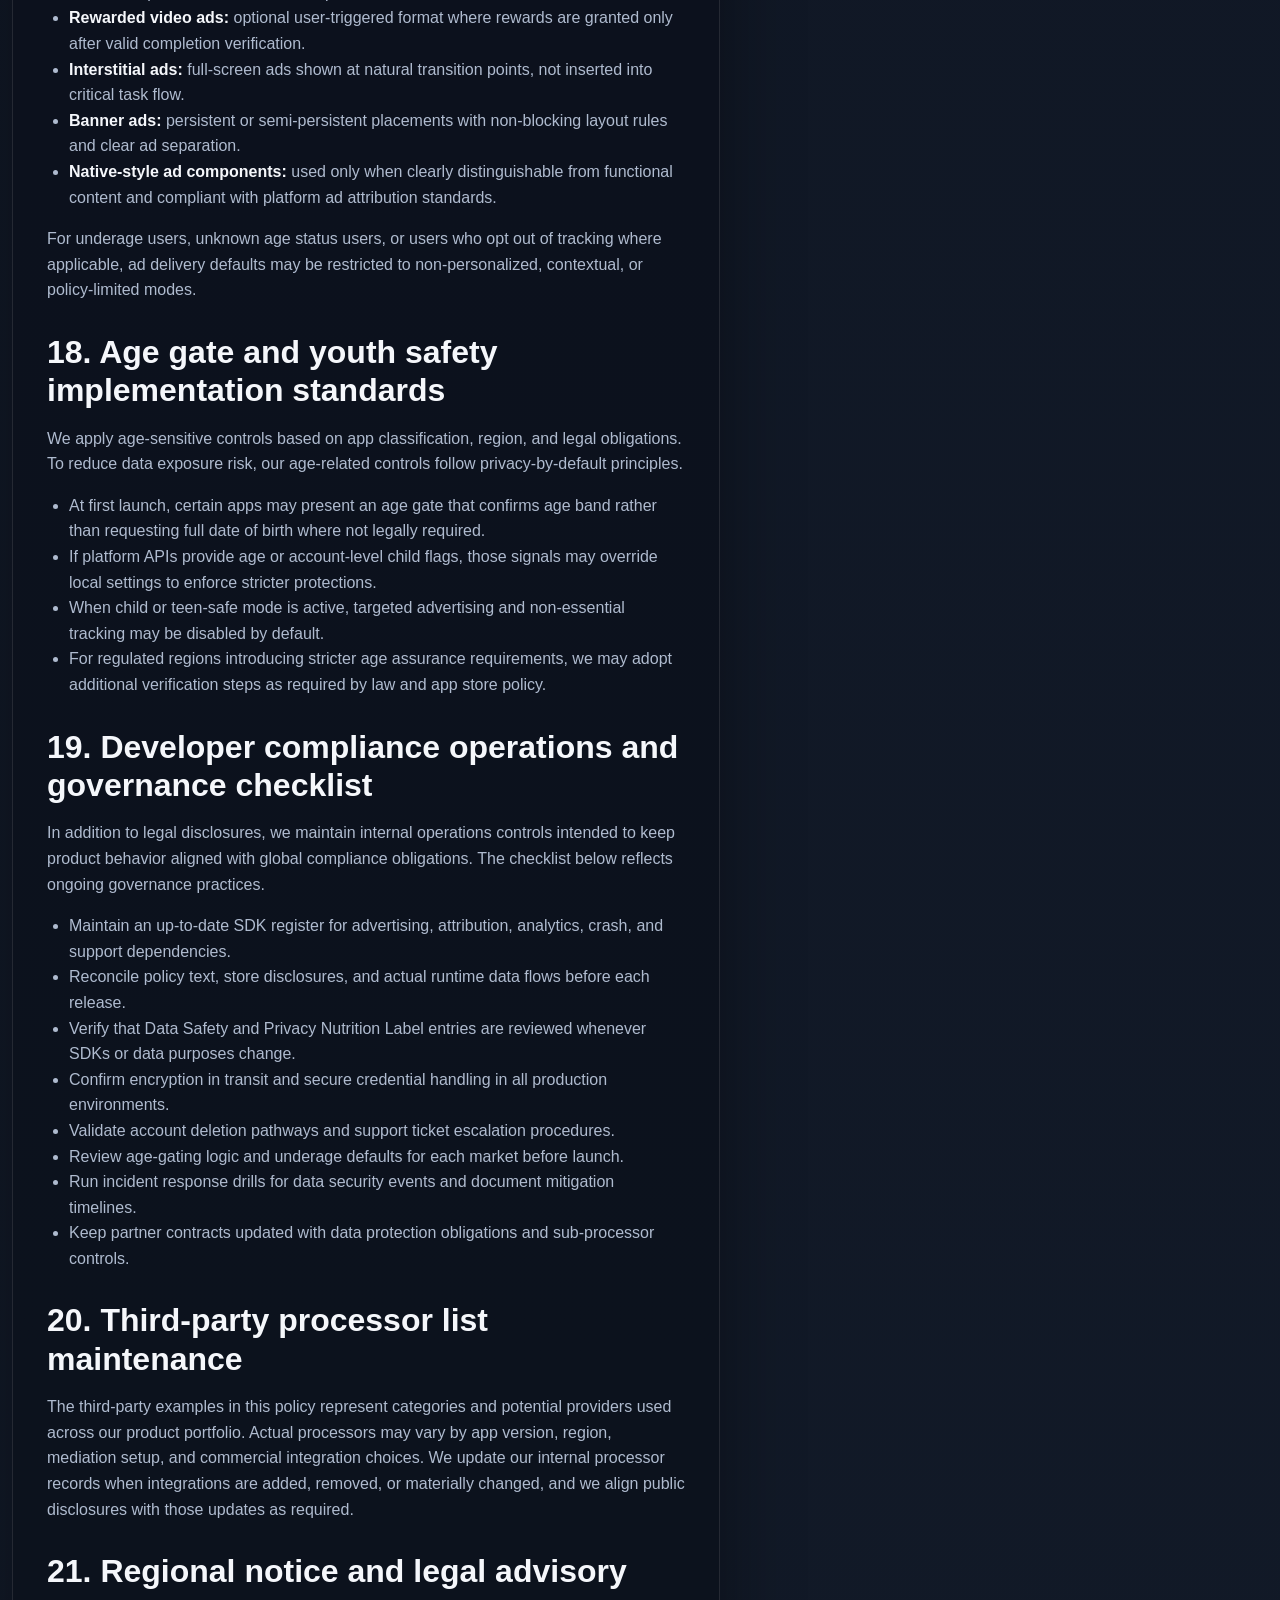
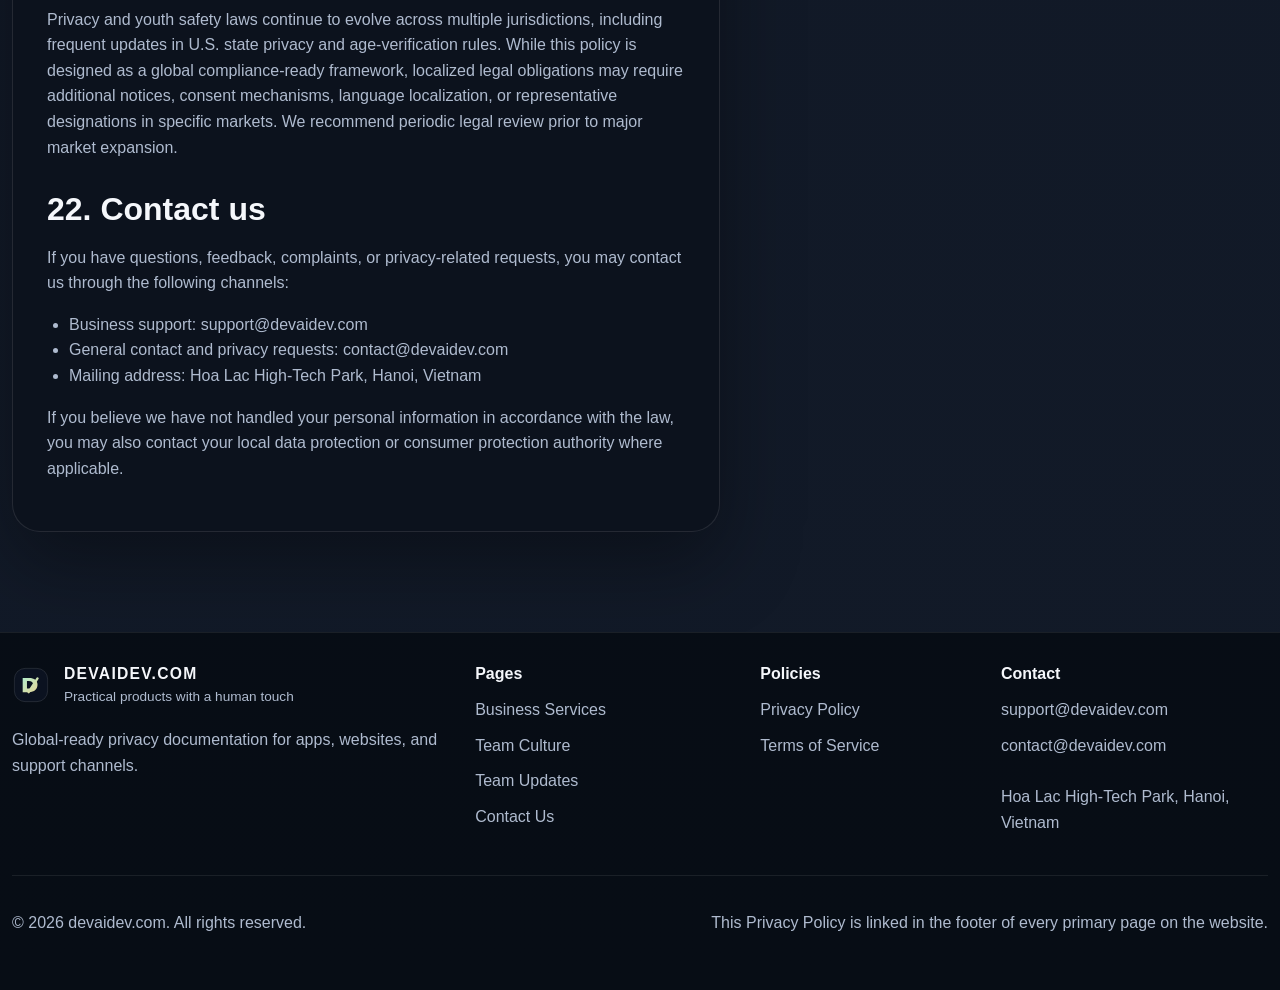
<file: privacy-policy.html>
<!DOCTYPE html>
<html lang="en">
  <head>
    <meta charset="utf-8">
    <meta http-equiv="X-UA-Compatible" content="IE=edge">
    <meta name="viewport" content="width=device-width, initial-scale=1">
    <title>Privacy Policy | Devaidev</title>
    <meta name="description" content="Read the full Devaidev Privacy Policy for globally published apps, including IAA and IAP monetization, age policy, ad SDK disclosures, and international data compliance.">
    <meta name="robots" content="index, follow, max-image-preview:large, max-snippet:-1, max-video-preview:-1">
    <link rel="canonical" href="https://www.devaidev.com/privacy-policy.html">
    <link rel="icon" type="image/svg+xml" href="images/favicon.svg">
    <link rel="stylesheet" href="css/styles.css">
  </head>
  <body>
    <header class="site-header">
      <div class="header-inner">
        <a class="brand" href="index.html" aria-label="Devaidev home">
          <img class="brand-mark" src="images/logo.svg" alt="Devaidev logo">
          <span class="brand-text">
            <strong>devaidev.com</strong>
            <span>Utility apps for global users</span>
          </span>
        </a>
        <button class="nav-toggle" type="button" aria-expanded="false" aria-controls="site-nav" aria-label="Toggle navigation">
          <span></span>
        </button>
        <nav class="primary-nav" id="site-nav" aria-label="Primary">
          <a href="index.html">Home</a>
          <a href="services.html">Business Services</a>
          <a href="culture.html">Team Culture</a>
          <a href="news.html">Team Updates</a>
          <a href="contact.html">Contact Us</a>
        </nav>
      </div>
    </header>

    <main>
      <section class="page-hero legal-title">
        <div class="legal-inner reveal">
          <div class="page-hero-copy">
            <div class="page-breadcrumb">
              <a href="index.html">Home</a>
              <span>/</span>
              <span>Privacy Policy</span>
            </div>
            <span class="eyebrow">Privacy Policy</span>
            <h1>Global Privacy Policy for Devaidev apps and services.</h1>
            <div class="legal-meta">
              <span>Last Updated: April 27, 2026</span>
              <span>Applies to globally distributed apps and websites</span>
              <span>Coverage includes IAA and IAP business models</span>
            </div>
          </div>
          <aside class="page-hero-side glass-card reveal delay-1" aria-label="Privacy quick summary">
            <h3>Privacy at a glance</h3>
            <p>This policy covers global release compliance, ad-tech controls, age policy handling, and user rights workflows.</p>
            <div class="mini-grid">
              <span class="chip"><strong>Store scope:</strong> App Store and Google Play disclosures</span>
              <span class="chip"><strong>Regions:</strong> GDPR, CCPA/CPRA, LGPD, and others</span>
              <span class="chip"><strong>Monetization:</strong> IAA ad formats and IAP transaction data</span>
              <span class="chip"><strong>Rights:</strong> Access, deletion, export, and opt-out controls</span>
            </div>
          </aside>
        </div>
      </section>

      <section class="section compact">
        <div class="section-inner legal-layout">
          <article class="legal-article">
            <p>
              This Privacy Policy is entered into by us, devaidev.com, including our product research and development team, our affiliated app operations,
              and our authorized service providers where applicable (collectively, “Devaidev,” “we,” “our,” or “us”), and you, the user of our applications,
              websites, and related services (“user,” “you,” or “your”). This Privacy Policy applies to your download, installation, registration for,
              access to, and use of our globally published applications and websites, including utility apps published through the Apple App Store,
              Google Play, and other compliant application marketplaces.
            </p>
            <p>
              Our apps may use advertising-based monetization (IAA), in-app purchases (IAP), or a combination of both. We design our products and operational practices
              to comply with the privacy, data safety, age policy, security, consumer protection, payment, and app marketplace requirements that apply to global releases,
              including 2026 expectations under Apple App Store Privacy Nutrition Labels, Apple App Tracking Transparency, Google Play Data Safety, the European Union General Data Protection Regulation,
              the United Kingdom GDPR, the California Consumer Privacy Act as amended by the California Privacy Rights Act, Brazil’s Lei Geral de Protecao de Dados,
              Canada’s PIPEDA, Australia’s Privacy Act, New Zealand’s Privacy Act, Japan’s APPI, South Korea’s PIPA, Singapore’s PDPA, Swiss FADP, COPPA,
              GDPR-K, and other applicable state, provincial, national, or regional privacy and child protection laws.
            </p>

            <h2 id="scope">1. Scope and policy structure</h2>
            <p>
              This Privacy Policy covers our consumer-facing applications, mobile tool management applications, product support channels, website interactions,
              business communication flows, and any associated functionality that links to or references this policy. It applies whether you access our products
              as a casual visitor, registered account holder, purchaser of IAP content, advertising-supported user, or business contact communicating with us through support@devaidev.com or contact@devaidev.com.
            </p>
            <p>
              This policy should be read together with our Terms of Service. If a product contains additional product-specific disclosures, localized consent language,
              or store-facing privacy notices, those disclosures supplement this Privacy Policy rather than replace it, unless local law requires a different treatment.
            </p>

            <h2 id="collection">2. Information we collect</h2>
            <p>We collect information under the principles of lawfulness, fairness, transparency, data minimization, purpose limitation, and security by design.</p>
            <h3>2.1 Information you provide directly</h3>
            <ul>
              <li>Account registration details, if an app requires sign-in or profile creation, such as email address, account nickname, password hash, or recovery details.</li>
              <li>Customer support and feedback information, including messages, attachments, bug reports, feature requests, survey responses, and any information you include in a support inquiry.</li>
              <li>Content you create in the app, such as habit entries, notes, mood logs, lists, decisions, saved inspiration items, reminder settings, or preference states, depending on the product.</li>
              <li>Business inquiry details when you contact us for consulting, design support, or product development discussions.</li>
            </ul>

            <h3>2.2 Information collected automatically</h3>
            <ul>
              <li>Device and app identifiers, such as IDFA on iOS, GAID or Android Advertising ID where available, vendor identifiers, app instance identifiers, device model, brand, language, OS version, SDK version, country or region inferred from settings or IP-derived geolocation, and network type.</li>
              <li>Usage and event data, including app launch time, session duration, feature interactions, onboarding completion, ad request and ad click events, reward completion events, IAP view events, screen flow analytics, crash traces, latency diagnostics, and general performance metrics.</li>
              <li>Fraud prevention and security signals, such as coarse device reputation indicators, abnormal transaction patterns, store receipt validation results, bot or abuse indicators, and suspicious traffic markers.</li>
              <li>Website analytics data, such as page visits, referring pages, browser type, approximate locale, and interaction events, subject to applicable consent requirements.</li>
            </ul>

            <h3>2.3 Information related to IAA monetization</h3>
            <p>
              Where a product displays advertising, our apps may process advertising identifiers, device characteristics, coarse location, language, app interaction events,
              and ad performance data needed to serve app open ads, rewarded video ads, interstitial ads, banner ads, and related ad formats such as native placements,
              mediation waterfalls, bidding events, and frequency capping logic. Depending on your region, age status, and consent choices, ads may be personalized, contextual,
              or non-personalized.
            </p>

            <h3>2.4 Information related to IAP monetization</h3>
            <p>
              We do not directly receive or store your full credit card or bank account number for App Store or Google Play transactions. Payment processing is handled by Apple,
              Google, or another authorized marketplace payment system. We may receive transaction IDs, product identifiers, subscription status, renewal state, purchase timestamps,
              country or storefront information, refund state, and receipt validation outcomes in order to provision digital features and maintain transaction records.
            </p>

            <h3>2.5 Information from third parties</h3>
            <ul>
              <li>App marketplace operators, including Apple and Google, may provide transaction, subscription, or compliance status signals.</li>
              <li>Advertising, mediation, attribution, analytics, crash reporting, fraud prevention, cloud hosting, customer messaging, and consent management providers may provide operational data required to support the app.</li>
              <li>If a user chooses to sign in through a platform login or external identity service, we may receive the profile information authorized by that user.</li>
            </ul>

            <h2 id="usage">3. How we use information</h2>
            <ul>
              <li>To provide core app functionality, including content storage, sync, reminders, personalization of on-device settings, and delivery of purchased features or subscription entitlements.</li>
              <li>To display and manage IAA monetization, including ad load requests, ad frequency controls, placement optimization, reward issuance, fraud prevention, and revenue reporting.</li>
              <li>To process and honor IAP transactions, including receipt validation, subscription lifecycle management, and premium entitlement restoration.</li>
              <li>To maintain app stability, diagnose crashes, fix bugs, measure performance, and improve usability.</li>
              <li>To secure our services, enforce rules, detect abuse, prevent cheating, identify invalid traffic, and protect users and systems.</li>
              <li>To communicate with you about support issues, account-related notices, policy updates, legal requests, or product changes.</li>
              <li>To comply with legal obligations, age policy requirements, law enforcement requests where legally valid, and marketplace policy obligations.</li>
              <li>To conduct internal product research, feature analysis, and service planning using aggregated, de-identified, or minimized data where appropriate.</li>
            </ul>

            <h2 id="legal-basis">4. Legal bases for processing</h2>
            <p>Where required by law, we rely on one or more of the following legal bases:</p>
            <ul>
              <li>Performance of a contract, when processing is necessary to provide the app, website, or purchase you requested.</li>
              <li>Legitimate interests, such as service security, fraud detection, product diagnostics, limited analytics, and non-invasive service improvement, when those interests are not overridden by your rights.</li>
              <li>Consent, including consent for tracking, targeted advertising, cookies, or similar technologies where required by ATT, GDPR, ePrivacy rules, UK PECR, or comparable laws.</li>
              <li>Compliance with legal obligations, including accounting, tax, consumer protection, child safety, sanctions screening, dispute management, and regulatory response duties.</li>
              <li>Protection of vital interests or public interest where specifically recognized by applicable law.</li>
            </ul>

            <h2 id="sdk">5. Third-party services, SDKs, and data sharing</h2>
            <p>
              Our apps may integrate one or more third-party providers depending on the app, region, release channel, and monetization configuration.
              The categories below represent providers that may be used individually or in combination across our portfolio. Not every app will include every provider.
            </p>

            <table>
              <thead>
                <tr>
                  <th>Category</th>
                  <th>Examples of providers that may be used</th>
                  <th>Typical data involved</th>
                </tr>
              </thead>
              <tbody>
                <tr>
                  <td>Advertising and mediation</td>
                  <td>Google AdMob, Google Ad Manager, AppLovin MAX, Unity Ads, ironSource LevelPlay, Liftoff Monetize, Meta Audience Network, Mintegral, Pangle, Chartboost, InMobi, DT Exchange / Fyber, Smaato, Start.io, Moloco Ads, Tapjoy, BidMachine, Yandex Ads, Tencent Ads where regionally applicable</td>
                  <td>Advertising identifiers, device information, app events, coarse location, IP-derived signals, ad impression data, click data, invalid traffic signals, frequency capping data, and reward completion events</td>
                </tr>
                <tr>
                  <td>Analytics and attribution</td>
                  <td>Firebase Analytics, Google Analytics for Firebase, AppsFlyer, Adjust, Singular, Branch, Kochava, Mixpanel, Amplitude</td>
                  <td>App events, session data, install attribution, campaign data, diagnostic data, and device/app metadata</td>
                </tr>
                <tr>
                  <td>Crash and performance monitoring</td>
                  <td>Firebase Crashlytics, Sentry, Bugsnag, Instabug</td>
                  <td>Crash logs, stack traces, device and OS metadata, performance timings, breadcrumbs</td>
                </tr>
                <tr>
                  <td>Cloud infrastructure and delivery</td>
                  <td>Google Cloud, Amazon Web Services, Microsoft Azure, Cloudflare, regional CDN or storage vendors</td>
                  <td>Account data, content storage, IP address, security logs, backups, and traffic routing information</td>
                </tr>
                <tr>
                  <td>Customer support and messaging</td>
                  <td>Zendesk, Intercom, Freshdesk, email service providers, ticketing or CRM systems</td>
                  <td>Support requests, communication logs, attachments, device diagnostics you choose to provide</td>
                </tr>
                <tr>
                  <td>Consent and privacy tooling</td>
                  <td>Google UMP, OneTrust, Sourcepoint, custom consent layers, Apple ATT prompt flow, region-based age-gating mechanisms</td>
                  <td>Consent state, region mapping, age gate status, privacy preference state, opt-out signals</td>
                </tr>
              </tbody>
            </table>

            <p>
              We may share personal information with third parties only as reasonably necessary for the purposes described in this policy,
              including service provisioning, advertising delivery, analytics, fraud prevention, transaction handling, legal compliance, corporate restructuring,
              or with your consent. We require service providers and partners to implement security measures and contractual restrictions appropriate to the data involved.
            </p>

            <h3>5.1 Advertising-specific disclosure</h3>
            <p>
              Because our products may rely on IAA, advertising partners and mediation providers may process identifiers and device signals to enable ad requests,
              waterfall or bidding auctions, impression measurement, frequency capping, invalid traffic detection, campaign performance analysis, attribution,
              and in some cases personalization. Ad formats in our apps may include app open ads, rewarded video ads, interstitial ads, banner ads, and other compliant ad units.
              If you decline tracking where required, personalized advertising may be disabled and replaced by contextual or non-personalized ads.
            </p>

            <h3>5.2 Google-specific disclosure</h3>
            <p>
              Where Google services are integrated, data handling may be governed by the relevant Google terms, Google Play policies, Google EU User Consent Policy,
              Google Play Families policy where applicable, and the Data Safety disclosure framework. Google ad products may use SDK runtime signals to serve or measure advertising,
              subject to user consent, age configuration, and regional restrictions.
            </p>

            <h2 id="tracking">6. Tracking, cookies, ATT, and consent management</h2>
            <p>
              On iOS, we request ATT permission before accessing tracking-enabled identifiers or engaging in cross-app or cross-website tracking where required.
              On Android and other platforms, we apply platform-specific consent and privacy choices, including ad identifier resets, privacy sandbox changes where applicable,
              and regional user-consent flows. On the web, we may use cookies, pixels, local storage, or similar technologies for essential functionality,
              security, analytics, and, where allowed, marketing measurement.
            </p>
            <ul>
              <li>Essential technologies are used to maintain basic site and app operation, security, and session integrity.</li>
              <li>Analytics technologies are used to understand how users interact with our products, subject to regional consent requirements.</li>
              <li>Advertising technologies are used only where allowed by law, store policy, and user settings.</li>
              <li>Consent choices can be changed in app settings, device settings, or browser controls where supported.</li>
            </ul>

            <h2 id="international">7. International data transfers</h2>
            <p>
              Because we serve global users, personal information may be processed in countries other than the country where you live.
              Those countries may have data protection laws that differ from the laws in your jurisdiction. When we transfer personal information internationally,
              we use appropriate safeguards such as standard contractual clauses, transfer impact assessments where required, internal access controls,
              encryption in transit, encryption at rest where appropriate, and contractual commitments with service providers.
            </p>

            <h2 id="age">8. Children, teens, and age policy</h2>
            <p>
              Our apps are configured according to the age-rating and audience settings required by the App Store, Google Play, and other relevant platforms.
              We do not knowingly collect personal information from children in violation of applicable child privacy law. If a product is not directed to children,
              we may use age gate flows or platform-provided age status to reduce data collection, disable targeted advertising, or restrict certain features for younger users.
            </p>
            <ul>
              <li>For users under 13 in the United States, we do not intentionally collect personal information beyond what is legally permitted without verified parental authorization where required.</li>
              <li>For users under 16 in the European Economic Area or other regions with higher digital consent thresholds, we use heightened privacy defaults and may require consent through legally recognized mechanisms.</li>
              <li>Where 2026 age assurance or age verification laws apply, including relevant state-level rules in the United States or similar local legislation, we may rely on platform APIs, self-declaration gates, or additional controls as required by law and platform policy.</li>
              <li>When a user is identified as underage or age status is uncertain, we may default to contextual or non-personalized ads, disable third-party tracking, and minimize data processing.</li>
            </ul>

            <h2 id="rights">9. Your privacy rights</h2>
            <p>Depending on your location, you may have the following rights, subject to legal exceptions:</p>
            <ul>
              <li>Right to know or access the categories and specific pieces of personal information we process about you.</li>
              <li>Right to data portability or export of personal data in a structured format where legally required and technically feasible.</li>
              <li>Right to correct inaccurate personal data.</li>
              <li>Right to delete personal data, sometimes called the right to be forgotten.</li>
              <li>Right to withdraw consent where processing is based on consent.</li>
              <li>Right to object to or restrict certain processing in some jurisdictions.</li>
              <li>Right to opt out of targeted advertising, sale, or sharing of personal information where those legal concepts apply.</li>
              <li>Right to appeal a denied request where required by applicable state privacy laws.</li>
              <li>Right to non-discrimination for exercising privacy rights.</li>
            </ul>
            <p>
              To exercise your rights, contact us at contact@devaidev.com. We may need to verify your identity before fulfilling a request.
              If you use our apps through Apple or Google, some data and transaction rights may also be exercised through platform settings or purchase history tools.
            </p>

            <h3>9.1 Region-specific notes</h3>
            <ul>
              <li>EEA and UK users: rights are generally provided under GDPR or UK GDPR, and you may also lodge a complaint with your local supervisory authority.</li>
              <li>California users: you may have rights under CCPA/CPRA, including rights related to knowing, deleting, correcting, and opting out of sale or sharing for cross-context behavioral advertising.</li>
              <li>Other U.S. state residents: rights may be available under laws such as those in Virginia, Colorado, Connecticut, Utah, Iowa, Indiana, Oregon, Montana, Texas, Delaware, New Jersey, Tennessee, Nebraska, New Hampshire, and additional states as they become effective.</li>
              <li>Brazil users: rights may be available under LGPD, including confirmation of processing, access, correction, anonymization, portability, deletion, and review of automated decisions where applicable.</li>
              <li>Canada, Australia, New Zealand, Japan, South Korea, Singapore, and Switzerland users: local laws may provide parallel access, correction, complaint, and limitation rights.</li>
            </ul>

            <h2 id="security">10. Data security</h2>
            <p>
              We use administrative, technical, and organizational measures designed to protect personal information. These measures may include TLS/SSL for data in transit,
              encryption at rest where appropriate, role-based access controls, pseudonymization or de-identification when feasible, logging and monitoring,
              credential management, development access restrictions, vendor security reviews, secure software development practices, and incident response procedures.
            </p>
            <p>
              No method of transmission or storage is completely secure. However, we work to reduce risk and apply safeguards proportionate to the sensitivity of the data and the nature of the service.
            </p>

            <h2 id="retention">11. Data retention</h2>
            <p>
              We keep personal information only for as long as reasonably necessary to fulfill the purposes described in this policy, comply with legal obligations,
              resolve disputes, enforce agreements, maintain security records, or preserve tax and accounting documentation. Retention periods vary based on the data type,
              the app feature involved, applicable law, and marketplace rules. Where possible, we delete, aggregate, or anonymize information when it is no longer needed.
            </p>

            <h2 id="deletion">12. Account deletion and in-app deletion mechanisms</h2>
            <p>
              Where an app supports accounts, you may request account deletion through in-app features or by contacting us at contact@devaidev.com.
              We design our account deletion approach to be compatible with the account deletion expectations of major app stores, including the availability of a means to request deletion.
              Deletion requests may result in the removal of account-linked content, history, personalization data, and any remaining access to account-dependent features,
              subject to limited retention required by law, fraud prevention, dispute resolution, or transaction recordkeeping.
            </p>

            <h2 id="sensitive">13. Sensitive data and health-adjacent content</h2>
            <p>
              Some apps may allow mood recording, reflection notes, or similar personal entries. We treat such content with elevated care and do not use it for unrelated advertising purposes.
              Unless explicitly disclosed for a particular product and allowed by law, we do not process highly sensitive personal information for invasive profiling.
            </p>

            <h2 id="sale-sharing">14. Sale, sharing, and targeted advertising disclosures</h2>
            <p>
              We do not sell personal information in exchange for direct monetary payment in the ordinary meaning used by many consumers.
              However, some laws define “sale,” “sharing,” or “targeted advertising” broadly enough that certain advertising or analytics relationships may fall within those definitions.
              Where applicable, you may opt out of targeted advertising or analogous processing by changing app settings, device settings, or contacting us.
            </p>

            <h2 id="updates">15. Changes to this Privacy Policy</h2>
            <p>
              We may update this Privacy Policy from time to time to reflect legal developments, marketplace requirements, service changes, or security enhancements.
              When we make material changes, we may notify you by updating the date above, posting notice in the app or website, or using other legally appropriate communication methods.
            </p>

            <h2 id="store-mapping">16. App Store and Google Play disclosure mapping</h2>
            <p>
              We maintain marketplace-facing privacy declarations so that user-facing policy text, in-app behavior, and store console disclosures remain materially consistent.
              This includes Apple Privacy Nutrition Labels and Google Play Data Safety declarations.
            </p>
            <table>
              <thead>
                <tr>
                  <th>Compliance area</th>
                  <th>Our disclosure approach</th>
                  <th>Operational control</th>
                </tr>
              </thead>
              <tbody>
                <tr>
                  <td>Data collection categories</td>
                  <td>We disclose account, diagnostics, analytics, ad, purchase, and support data where applicable.</td>
                  <td>Release checklists are updated before each major app update.</td>
                </tr>
                <tr>
                  <td>Data usage purpose</td>
                  <td>We map each category to functionality, analytics, fraud prevention, advertising, or purchase fulfillment.</td>
                  <td>Internal policy review verifies consistency with product behavior.</td>
                </tr>
                <tr>
                  <td>Data sharing indicators</td>
                  <td>We disclose third-party SDK relationships for ad mediation, attribution, crash reporting, and cloud services.</td>
                  <td>SDK inventory is reviewed each release cycle.</td>
                </tr>
                <tr>
                  <td>Data encryption in transit</td>
                  <td>Transmission channels are configured to use TLS/SSL or equivalent secure transport protections.</td>
                  <td>Security checks are included in deployment and monitoring practices.</td>
                </tr>
                <tr>
                  <td>Data deletion availability</td>
                  <td>Where account systems are used, users are provided with in-app deletion pathways or support-based deletion requests.</td>
                  <td>Deletion workflow and support procedures are documented and auditable.</td>
                </tr>
              </tbody>
            </table>

            <h2 id="ad-format">17. Ad format-specific privacy disclosure for IAA</h2>
            <p>
              Our apps may implement one or more ad formats. The exact format set differs by app, region, and age/consent status.
              Each format is governed by region-aware consent and policy controls.
            </p>
            <ul>
              <li><strong>App open ads:</strong> served at app launch or return-to-foreground moments, with frequency controls to prevent excessive interruption.</li>
              <li><strong>Rewarded video ads:</strong> optional user-triggered format where rewards are granted only after valid completion verification.</li>
              <li><strong>Interstitial ads:</strong> full-screen ads shown at natural transition points, not inserted into critical task flow.</li>
              <li><strong>Banner ads:</strong> persistent or semi-persistent placements with non-blocking layout rules and clear ad separation.</li>
              <li><strong>Native-style ad components:</strong> used only when clearly distinguishable from functional content and compliant with platform ad attribution standards.</li>
            </ul>
            <p>
              For underage users, unknown age status users, or users who opt out of tracking where applicable, ad delivery defaults may be restricted to non-personalized,
              contextual, or policy-limited modes.
            </p>

            <h2 id="age-gate">18. Age gate and youth safety implementation standards</h2>
            <p>
              We apply age-sensitive controls based on app classification, region, and legal obligations. To reduce data exposure risk,
              our age-related controls follow privacy-by-default principles.
            </p>
            <ul>
              <li>At first launch, certain apps may present an age gate that confirms age band rather than requesting full date of birth where not legally required.</li>
              <li>If platform APIs provide age or account-level child flags, those signals may override local settings to enforce stricter protections.</li>
              <li>When child or teen-safe mode is active, targeted advertising and non-essential tracking may be disabled by default.</li>
              <li>For regulated regions introducing stricter age assurance requirements, we may adopt additional verification steps as required by law and app store policy.</li>
            </ul>

            <h2 id="developer-ops">19. Developer compliance operations and governance checklist</h2>
            <p>
              In addition to legal disclosures, we maintain internal operations controls intended to keep product behavior aligned with global compliance obligations.
              The checklist below reflects ongoing governance practices.
            </p>
            <ul>
              <li>Maintain an up-to-date SDK register for advertising, attribution, analytics, crash, and support dependencies.</li>
              <li>Reconcile policy text, store disclosures, and actual runtime data flows before each release.</li>
              <li>Verify that Data Safety and Privacy Nutrition Label entries are reviewed whenever SDKs or data purposes change.</li>
              <li>Confirm encryption in transit and secure credential handling in all production environments.</li>
              <li>Validate account deletion pathways and support ticket escalation procedures.</li>
              <li>Review age-gating logic and underage defaults for each market before launch.</li>
              <li>Run incident response drills for data security events and document mitigation timelines.</li>
              <li>Keep partner contracts updated with data protection obligations and sub-processor controls.</li>
            </ul>

            <h2 id="third-party-list">20. Third-party processor list maintenance</h2>
            <p>
              The third-party examples in this policy represent categories and potential providers used across our product portfolio.
              Actual processors may vary by app version, region, mediation setup, and commercial integration choices.
              We update our internal processor records when integrations are added, removed, or materially changed,
              and we align public disclosures with those updates as required.
            </p>

            <h2 id="regional-notice">21. Regional notice and legal advisory</h2>
            <p>
              Privacy and youth safety laws continue to evolve across multiple jurisdictions, including frequent updates in U.S. state privacy and age-verification rules.
              While this policy is designed as a global compliance-ready framework, localized legal obligations may require additional notices, consent mechanisms,
              language localization, or representative designations in specific markets. We recommend periodic legal review prior to major market expansion.
            </p>

            <h2 id="contact">22. Contact us</h2>
            <p>
              If you have questions, feedback, complaints, or privacy-related requests, you may contact us through the following channels:
            </p>
            <ul>
              <li>Business support: support@devaidev.com</li>
              <li>General contact and privacy requests: contact@devaidev.com</li>
              <li>Mailing address: Hoa Lac High-Tech Park, Hanoi, Vietnam</li>
            </ul>
            <p>
              If you believe we have not handled your personal information in accordance with the law, you may also contact your local data protection or consumer protection authority where applicable.
            </p>
          </article>

          <aside class="legal-sidebar">
            <div class="legal-card">
              <h3>On this page</h3>
              <nav class="toc" aria-label="Privacy Policy table of contents">
                <a href="#scope">Scope</a>
                <a href="#collection">Information We Collect</a>
                <a href="#usage">How We Use Information</a>
                <a href="#legal-basis">Legal Bases</a>
                <a href="#sdk">SDKs and Sharing</a>
                <a href="#tracking">Tracking and Consent</a>
                <a href="#international">International Transfers</a>
                <a href="#age">Age Policy</a>
                <a href="#rights">Your Rights</a>
                <a href="#security">Security</a>
                <a href="#retention">Retention</a>
                <a href="#deletion">Deletion</a>
                <a href="#store-mapping">Store Disclosure Mapping</a>
                <a href="#ad-format">Ad Format Compliance</a>
                <a href="#age-gate">Age Gate Standards</a>
                <a href="#developer-ops">Developer Operations</a>
                <a href="#third-party-list">Processor List Maintenance</a>
                <a href="#regional-notice">Regional Advisory</a>
                <a href="#contact">Contact</a>
              </nav>
            </div>
            <div class="legal-card">
              <h3>Key compliance areas</h3>
              <ul class="legal-list">
                <li>App Store Privacy Nutrition Labels</li>
                <li>Google Play Data Safety</li>
                <li>GDPR, UK GDPR, CCPA/CPRA, LGPD</li>
                <li>COPPA, GDPR-K, ATT, age-gating controls</li>
                <li>IAA and IAP policy readiness</li>
              </ul>
            </div>
          </aside>
        </div>
      </section>
    </main>

    <footer class="site-footer">
      <div class="footer-inner">
        <div class="footer-grid">
          <div class="footer-brand">
            <a class="brand" href="index.html">
              <img class="brand-mark" src="images/logo.svg" alt="Devaidev logo">
              <span class="brand-text">
                <strong>devaidev.com</strong>
                <span>Practical products with a human touch</span>
              </span>
            </a>
            <p>Global-ready privacy documentation for apps, websites, and support channels.</p>
          </div>
          <div class="footer-links">
            <strong>Pages</strong>
            <a href="services.html">Business Services</a>
            <a href="culture.html">Team Culture</a>
            <a href="news.html">Team Updates</a>
            <a href="contact.html">Contact Us</a>
          </div>
          <div class="footer-links">
            <strong>Policies</strong>
            <a href="privacy-policy.html">Privacy Policy</a>
            <a href="terms-of-service.html">Terms of Service</a>
          </div>
          <div class="footer-contacts">
            <strong>Contact</strong>
            <a href="mailto:support@devaidev.com">support@devaidev.com</a>
            <a href="mailto:contact@devaidev.com">contact@devaidev.com</a>
            <p>Hoa Lac High-Tech Park, Hanoi, Vietnam</p>
          </div>
        </div>
        <div class="footer-bottom">
          <p class="footer-note">&copy; <span data-year></span> devaidev.com. All rights reserved.</p>
          <p class="footer-note">This Privacy Policy is linked in the footer of every primary page on the website.</p>
        </div>
      </div>
    </footer>

    <script src="js/main.js" defer></script>
  </body>
</html>
</file>
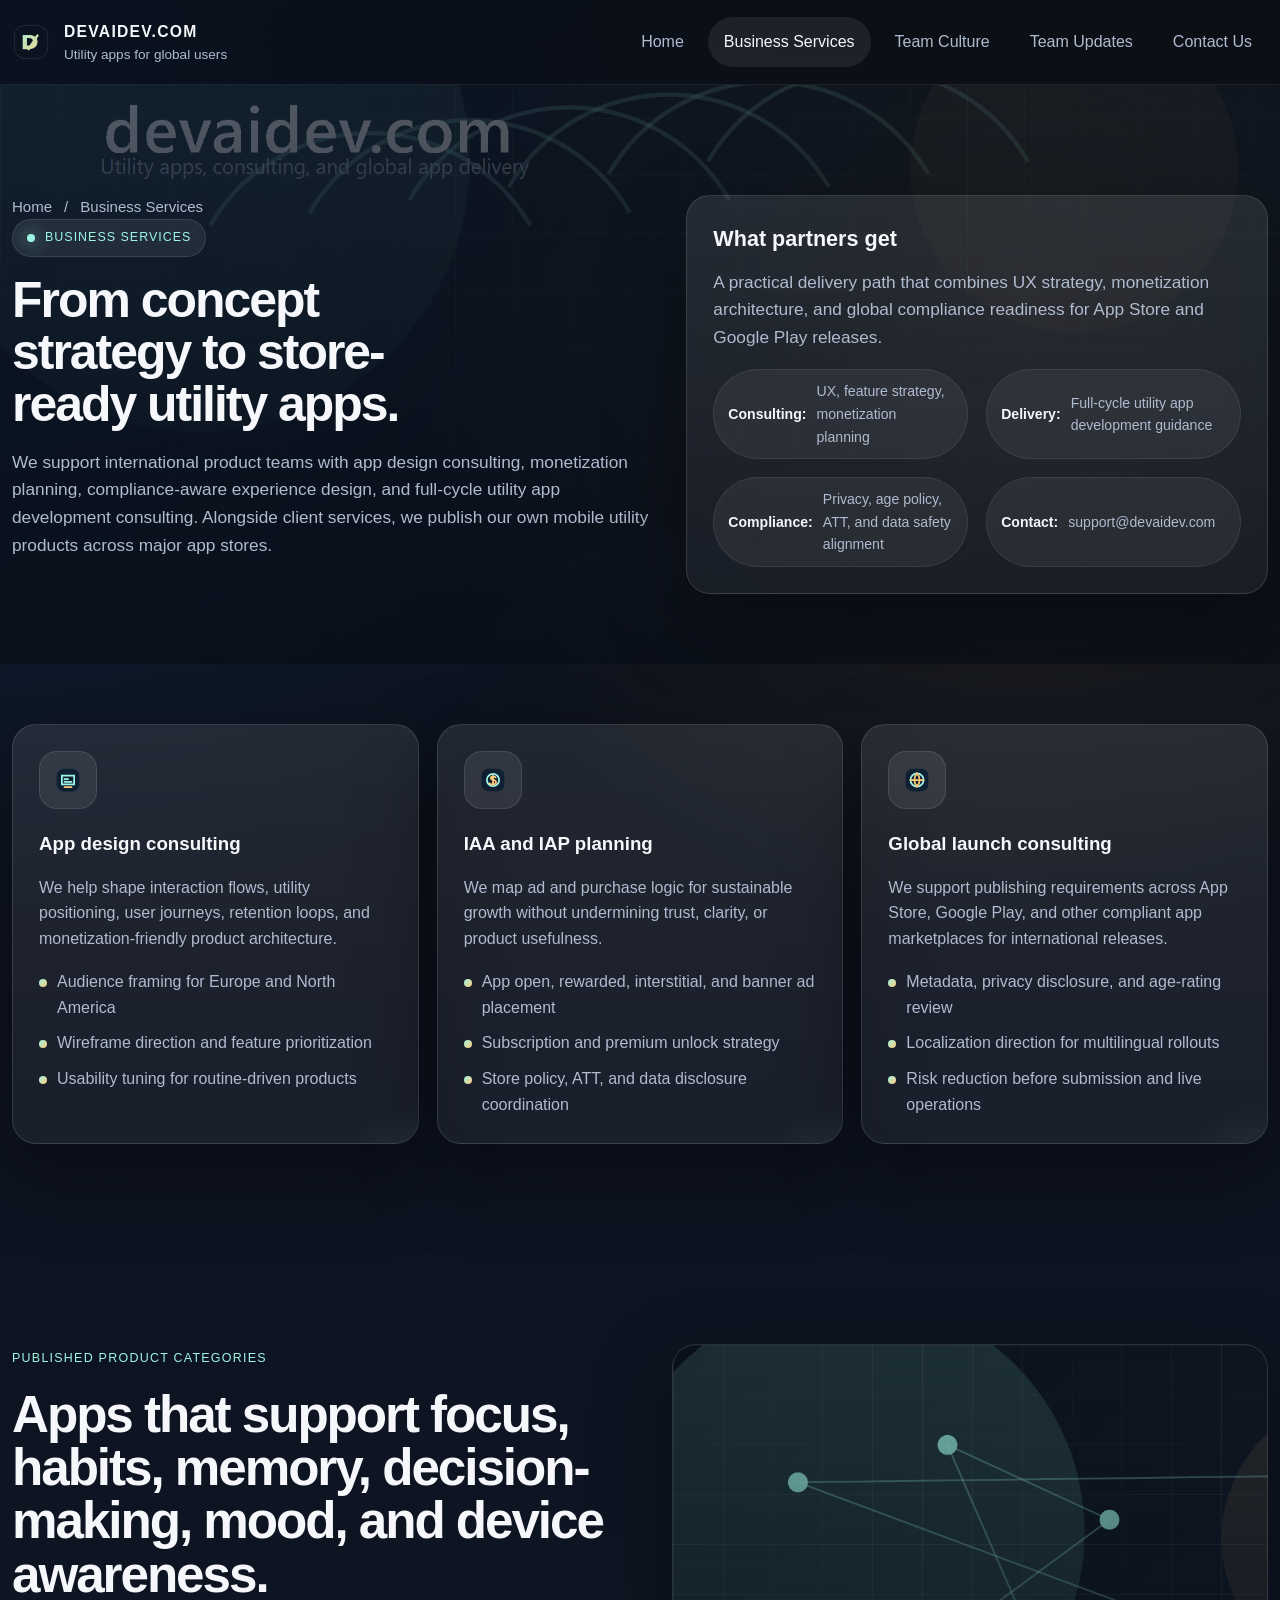
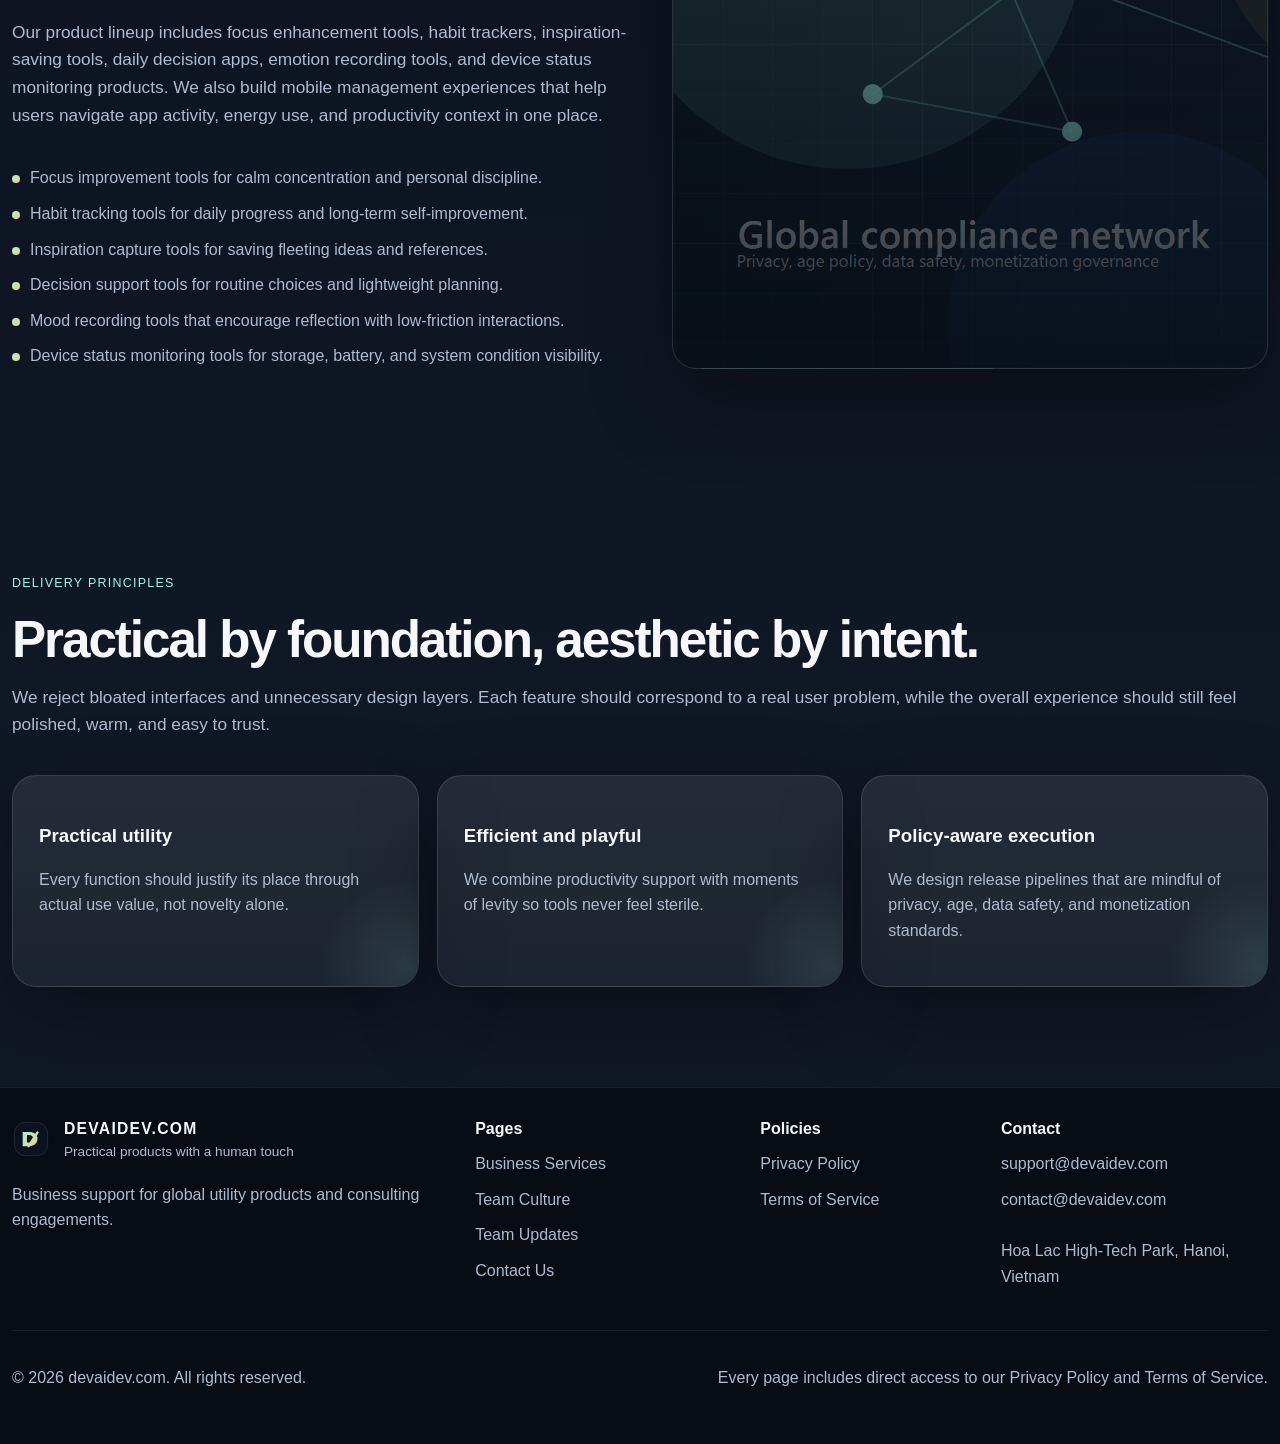
<file: services.html>
<!DOCTYPE html>
<html lang="en">
  <head>
    <meta charset="utf-8">
    <meta http-equiv="X-UA-Compatible" content="IE=edge">
    <meta name="viewport" content="width=device-width, initial-scale=1">
    <title>Business Services | Devaidev</title>
    <meta name="description" content="Explore Devaidev business services including mobile utility app design consulting, product strategy, and full-cycle app development consulting.">
    <meta name="robots" content="index, follow, max-image-preview:large, max-snippet:-1, max-video-preview:-1">
    <link rel="canonical" href="https://www.devaidev.com/services.html">
    <link rel="icon" type="image/svg+xml" href="images/favicon.svg">
    <link rel="stylesheet" href="css/styles.css">
  </head>
  <body>
    <header class="site-header">
      <div class="header-inner">
        <a class="brand" href="index.html" aria-label="Devaidev home">
          <img class="brand-mark" src="images/logo.svg" alt="Devaidev logo">
          <span class="brand-text">
            <strong>devaidev.com</strong>
            <span>Utility apps for global users</span>
          </span>
        </a>
        <button class="nav-toggle" type="button" aria-expanded="false" aria-controls="site-nav" aria-label="Toggle navigation">
          <span></span>
        </button>
        <nav class="primary-nav" id="site-nav" aria-label="Primary">
          <a href="index.html">Home</a>
          <a class="active" href="services.html">Business Services</a>
          <a href="culture.html">Team Culture</a>
          <a href="news.html">Team Updates</a>
          <a href="contact.html">Contact Us</a>
        </nav>
      </div>
    </header>

    <main>
      <section class="page-hero services-hero">
        <div class="page-hero-inner reveal">
          <div class="services-hero-copy">
            <div class="page-breadcrumb">
              <a href="index.html">Home</a>
              <span>/</span>
              <span>Business Services</span>
            </div>
            <span class="eyebrow">Business Services</span>
            <h1>From concept strategy to store-ready utility apps.</h1>
            <p>
              We support international product teams with app design consulting, monetization planning, compliance-aware experience design,
              and full-cycle utility app development consulting. Alongside client services, we publish our own mobile utility products across major app stores.
            </p>
          </div>
          <aside class="services-hero-panel glass-card reveal delay-1" aria-label="Service capability highlights">
            <h3>What partners get</h3>
            <p>
              A practical delivery path that combines UX strategy, monetization architecture, and global compliance readiness for App Store and Google Play releases.
            </p>
            <div class="mini-grid">
              <span class="chip"><strong>Consulting:</strong> UX, feature strategy, monetization planning</span>
              <span class="chip"><strong>Delivery:</strong> Full-cycle utility app development guidance</span>
              <span class="chip"><strong>Compliance:</strong> Privacy, age policy, ATT, and data safety alignment</span>
              <span class="chip"><strong>Contact:</strong> support@devaidev.com</span>
            </div>
          </aside>
        </div>
      </section>

      <section class="section compact">
        <div class="section-inner">
          <div class="service-grid">
            <article class="feature-card reveal">
              <img class="icon-badge" src="images/icon-consulting.svg" alt="Consulting icon">
              <h3>App design consulting</h3>
              <p>We help shape interaction flows, utility positioning, user journeys, retention loops, and monetization-friendly product architecture.</p>
              <ul class="feature-list">
                <li>Audience framing for Europe and North America</li>
                <li>Wireframe direction and feature prioritization</li>
                <li>Usability tuning for routine-driven products</li>
              </ul>
            </article>
            <article class="feature-card reveal delay-1">
              <img class="icon-badge" src="images/icon-monetization.svg" alt="Monetization icon">
              <h3>IAA and IAP planning</h3>
              <p>We map ad and purchase logic for sustainable growth without undermining trust, clarity, or product usefulness.</p>
              <ul class="feature-list">
                <li>App open, rewarded, interstitial, and banner ad placement</li>
                <li>Subscription and premium unlock strategy</li>
                <li>Store policy, ATT, and data disclosure coordination</li>
              </ul>
            </article>
            <article class="feature-card reveal delay-2">
              <img class="icon-badge" src="images/icon-global.svg" alt="Global icon">
              <h3>Global launch consulting</h3>
              <p>We support publishing requirements across App Store, Google Play, and other compliant app marketplaces for international releases.</p>
              <ul class="feature-list">
                <li>Metadata, privacy disclosure, and age-rating review</li>
                <li>Localization direction for multilingual rollouts</li>
                <li>Risk reduction before submission and live operations</li>
              </ul>
            </article>
          </div>
        </div>
      </section>

      <section class="section">
        <div class="section-inner same-width-layout">
          <div class="reveal">
            <div class="section-title">
              <span class="section-subtitle">Published Product Categories</span>
              <h2>Apps that support focus, habits, memory, decision-making, mood, and device awareness.</h2>
              <p>
                Our product lineup includes focus enhancement tools, habit trackers, inspiration-saving tools, daily decision apps,
                emotion recording tools, and device status monitoring products. We also build mobile management experiences that help users
                navigate app activity, energy use, and productivity context in one place.
              </p>
            </div>
            <ul class="detail-list">
              <li>Focus improvement tools for calm concentration and personal discipline.</li>
              <li>Habit tracking tools for daily progress and long-term self-improvement.</li>
              <li>Inspiration capture tools for saving fleeting ideas and references.</li>
              <li>Decision support tools for routine choices and lightweight planning.</li>
              <li>Mood recording tools that encourage reflection with low-friction interactions.</li>
              <li>Device status monitoring tools for storage, battery, and system condition visibility.</li>
            </ul>
          </div>
          <div class="image-panel compliance reveal delay-1" role="img" aria-label="Compliance and app distribution visual"></div>
        </div>
      </section>

      <section class="section">
        <div class="section-inner">
          <div class="section-title reveal">
            <span class="section-subtitle">Delivery Principles</span>
            <h2>Practical by foundation, aesthetic by intent.</h2>
            <p>
              We reject bloated interfaces and unnecessary design layers. Each feature should correspond to a real user problem,
              while the overall experience should still feel polished, warm, and easy to trust.
            </p>
          </div>
          <div class="card-grid">
            <article class="info-card reveal">
              <h3>Practical utility</h3>
              <p>Every function should justify its place through actual use value, not novelty alone.</p>
            </article>
            <article class="info-card reveal delay-1">
              <h3>Efficient and playful</h3>
              <p>We combine productivity support with moments of levity so tools never feel sterile.</p>
            </article>
            <article class="info-card reveal delay-2">
              <h3>Policy-aware execution</h3>
              <p>We design release pipelines that are mindful of privacy, age, data safety, and monetization standards.</p>
            </article>
          </div>
        </div>
      </section>
    </main>

    <footer class="site-footer">
      <div class="footer-inner">
        <div class="footer-grid">
          <div class="footer-brand">
            <a class="brand" href="index.html">
              <img class="brand-mark" src="images/logo.svg" alt="Devaidev logo">
              <span class="brand-text">
                <strong>devaidev.com</strong>
                <span>Practical products with a human touch</span>
              </span>
            </a>
            <p>Business support for global utility products and consulting engagements.</p>
          </div>
          <div class="footer-links">
            <strong>Pages</strong>
            <a href="services.html">Business Services</a>
            <a href="culture.html">Team Culture</a>
            <a href="news.html">Team Updates</a>
            <a href="contact.html">Contact Us</a>
          </div>
          <div class="footer-links">
            <strong>Policies</strong>
            <a href="privacy-policy.html">Privacy Policy</a>
            <a href="terms-of-service.html">Terms of Service</a>
          </div>
          <div class="footer-contacts">
            <strong>Contact</strong>
            <a href="mailto:support@devaidev.com">support@devaidev.com</a>
            <a href="mailto:contact@devaidev.com">contact@devaidev.com</a>
            <p>Hoa Lac High-Tech Park, Hanoi, Vietnam</p>
          </div>
        </div>
        <div class="footer-bottom">
          <p class="footer-note">&copy; <span data-year></span> devaidev.com. All rights reserved.</p>
          <p class="footer-note">Every page includes direct access to our Privacy Policy and Terms of Service.</p>
        </div>
      </div>
    </footer>

    <script src="js/main.js" defer></script>
  </body>
</html>
</file>
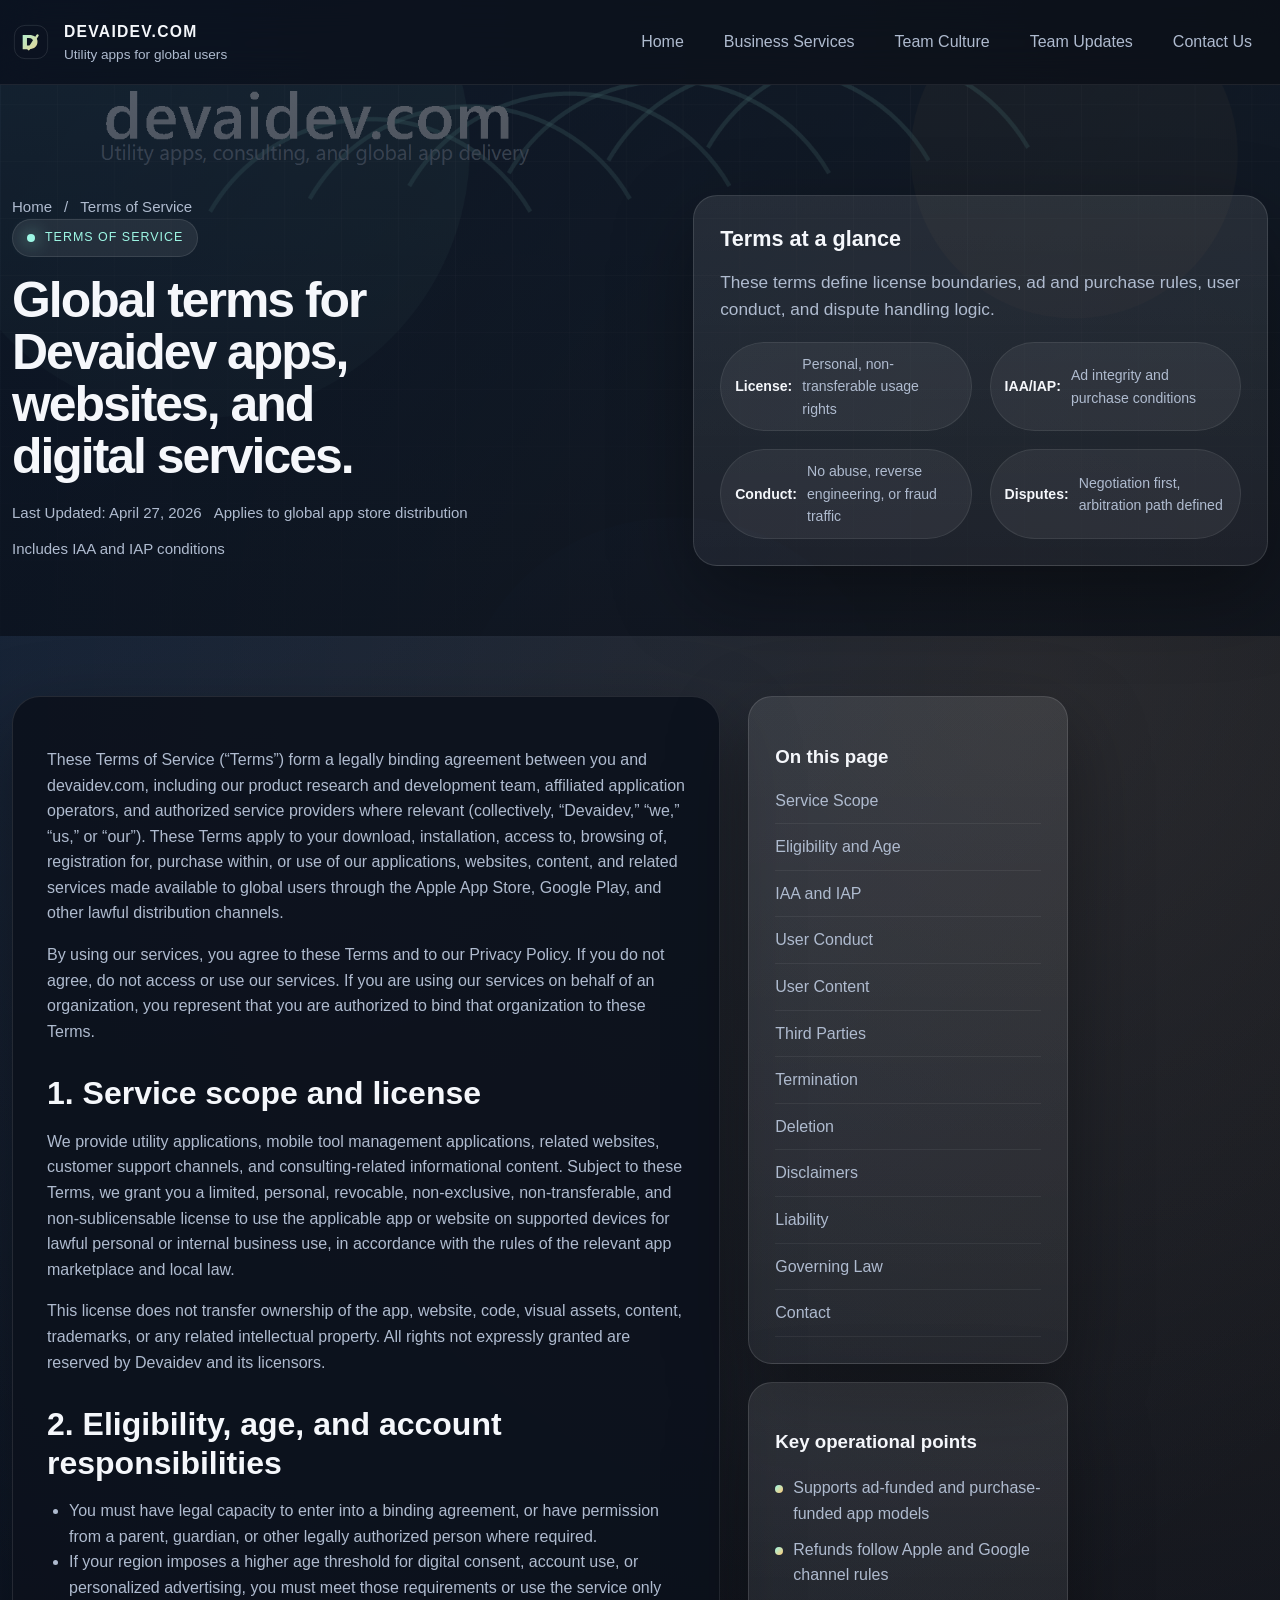
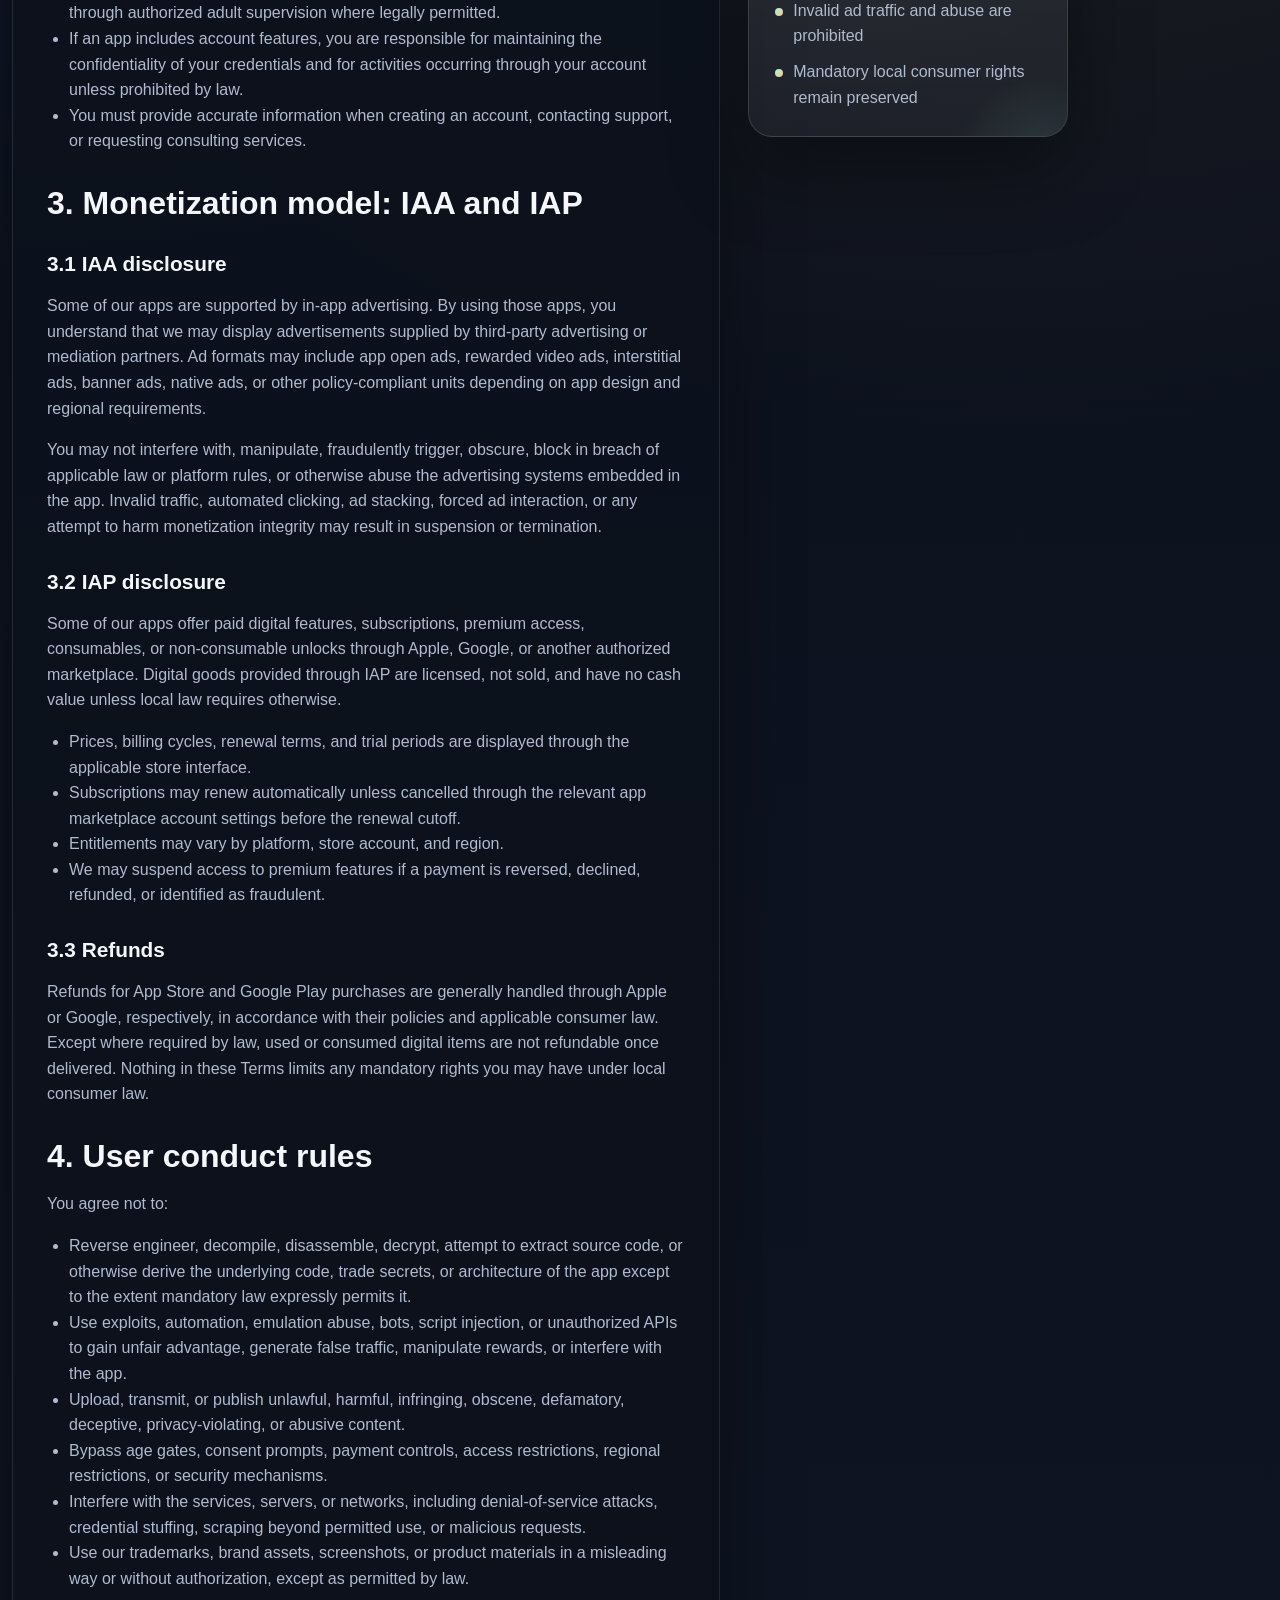
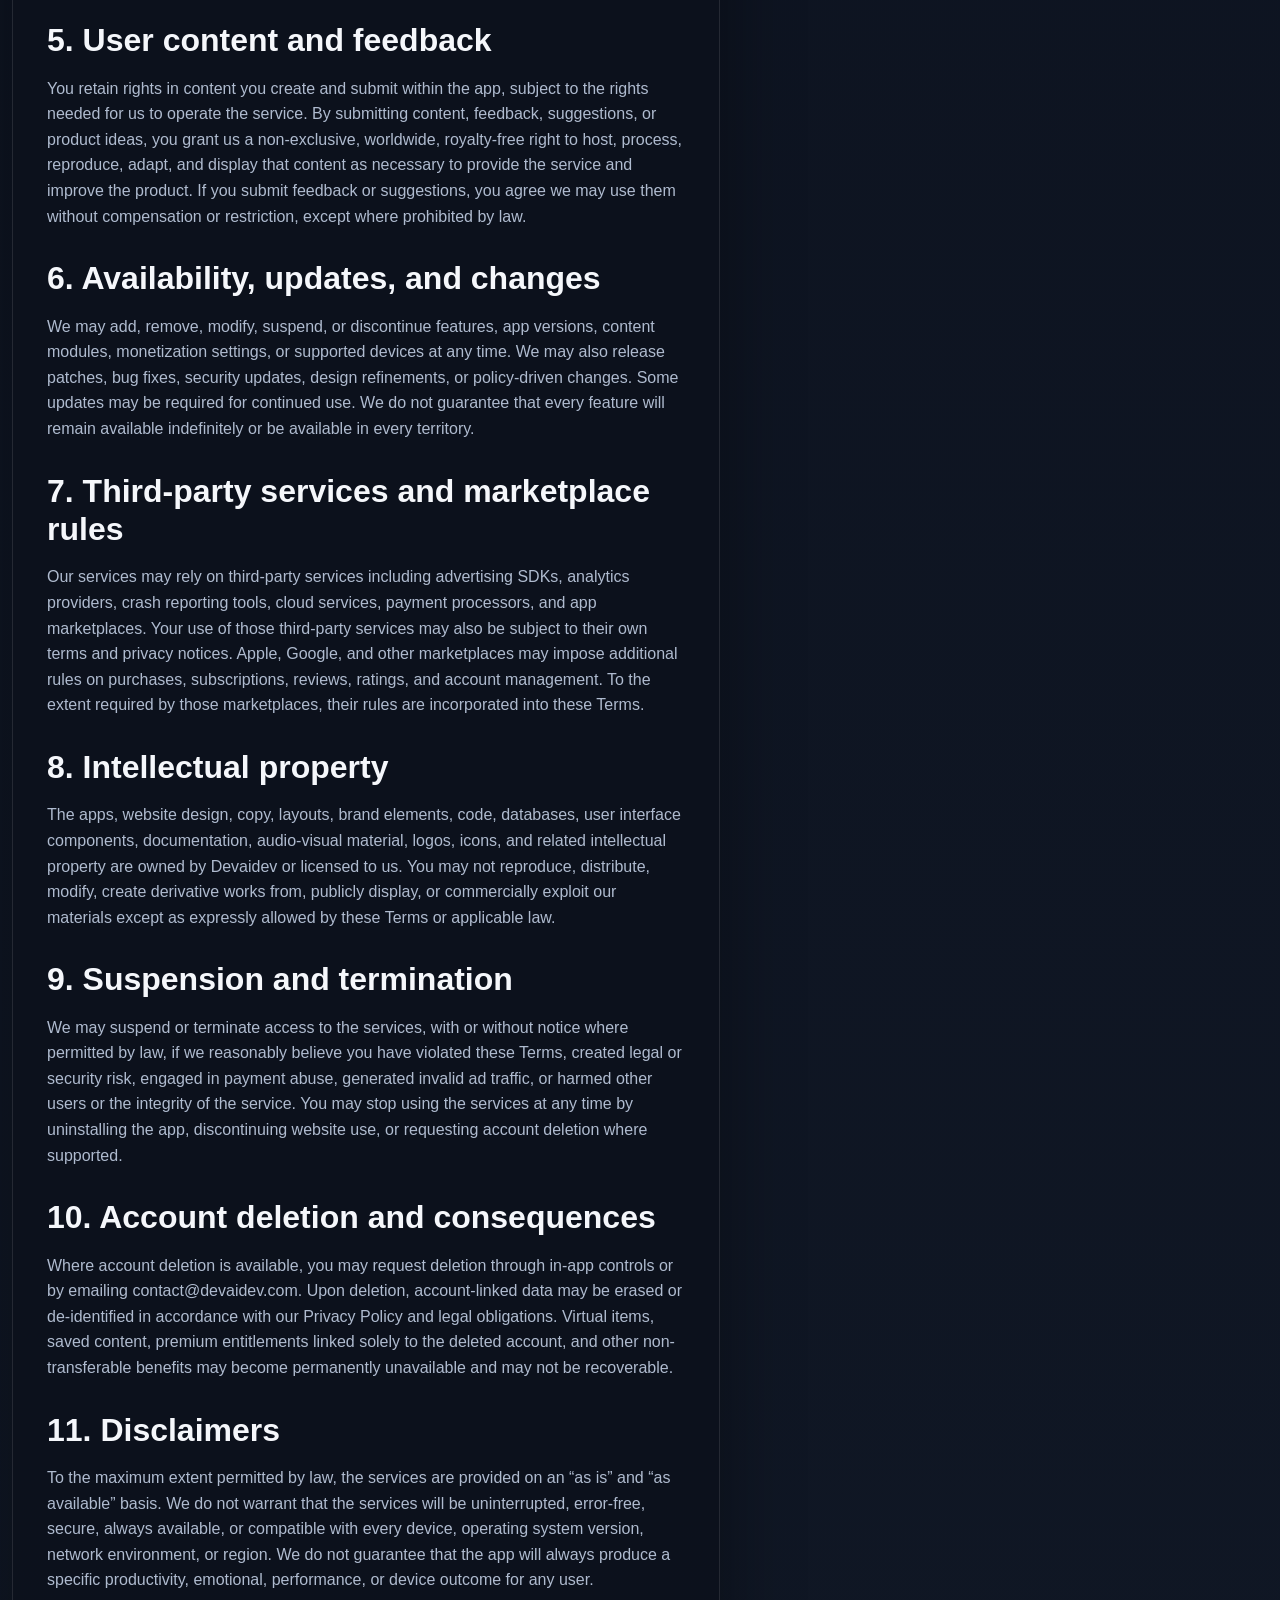
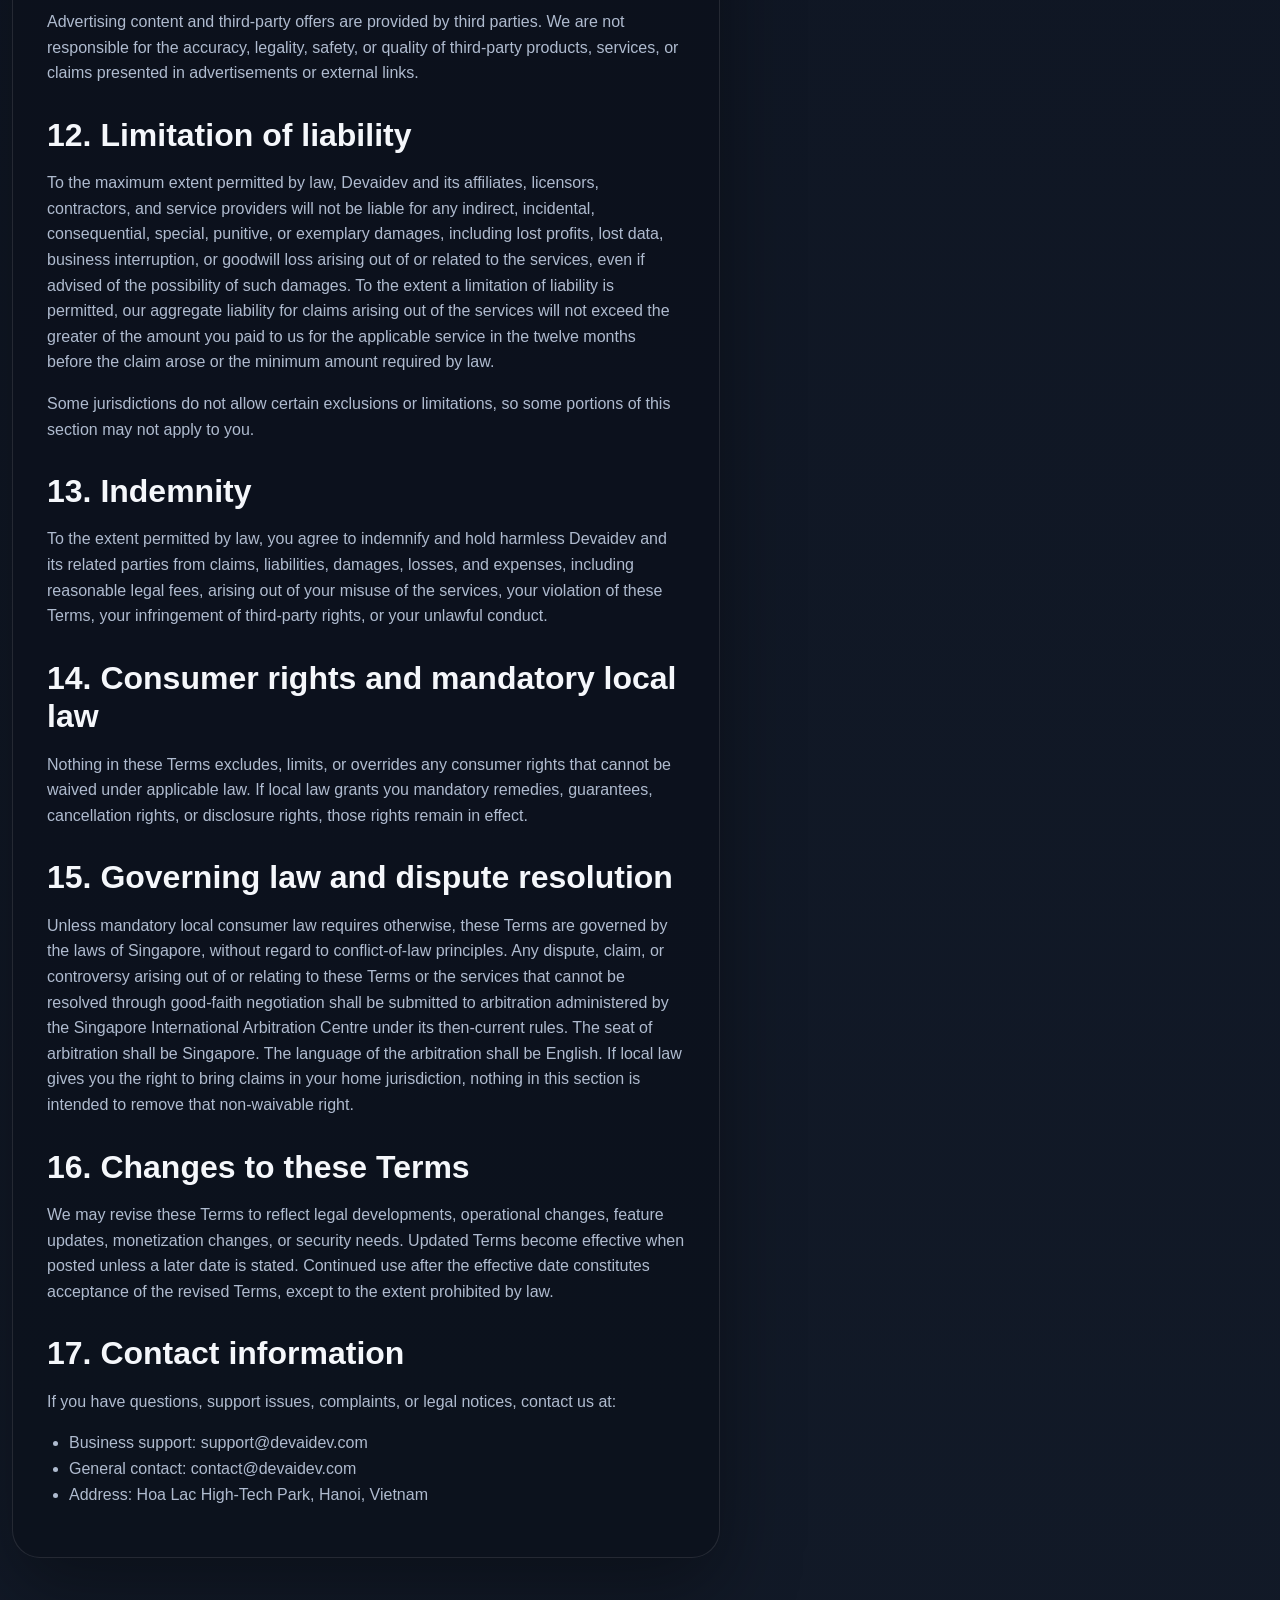
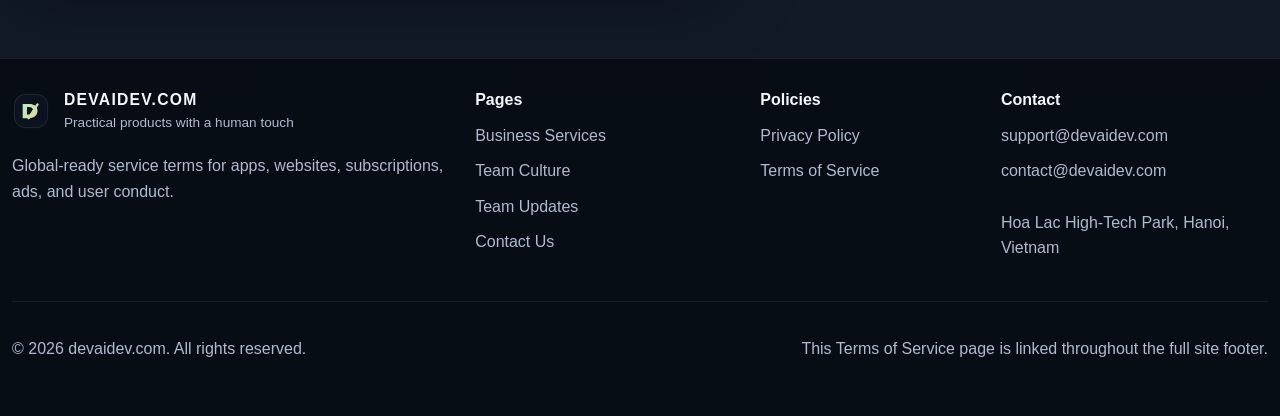
<file: terms-of-service.html>
<!DOCTYPE html>
<html lang="en">
  <head>
    <meta charset="utf-8">
    <meta http-equiv="X-UA-Compatible" content="IE=edge">
    <meta name="viewport" content="width=device-width, initial-scale=1">
    <title>Terms of Service | Devaidev</title>
    <meta name="description" content="Read the full Devaidev Terms of Service covering global app distribution, IAA and IAP monetization, user conduct, refunds, account deletion, and dispute resolution.">
    <meta name="robots" content="index, follow, max-image-preview:large, max-snippet:-1, max-video-preview:-1">
    <link rel="canonical" href="https://www.devaidev.com/terms-of-service.html">
    <link rel="icon" type="image/svg+xml" href="images/favicon.svg">
    <link rel="stylesheet" href="css/styles.css">
  </head>
  <body>
    <header class="site-header">
      <div class="header-inner">
        <a class="brand" href="index.html" aria-label="Devaidev home">
          <img class="brand-mark" src="images/logo.svg" alt="Devaidev logo">
          <span class="brand-text">
            <strong>devaidev.com</strong>
            <span>Utility apps for global users</span>
          </span>
        </a>
        <button class="nav-toggle" type="button" aria-expanded="false" aria-controls="site-nav" aria-label="Toggle navigation">
          <span></span>
        </button>
        <nav class="primary-nav" id="site-nav" aria-label="Primary">
          <a href="index.html">Home</a>
          <a href="services.html">Business Services</a>
          <a href="culture.html">Team Culture</a>
          <a href="news.html">Team Updates</a>
          <a href="contact.html">Contact Us</a>
        </nav>
      </div>
    </header>

    <main>
      <section class="page-hero legal-title">
        <div class="legal-inner reveal">
          <div class="page-hero-copy">
            <div class="page-breadcrumb">
              <a href="index.html">Home</a>
              <span>/</span>
              <span>Terms of Service</span>
            </div>
            <span class="eyebrow">Terms of Service</span>
            <h1>Global terms for Devaidev apps, websites, and digital services.</h1>
            <div class="legal-meta">
              <span>Last Updated: April 27, 2026</span>
              <span>Applies to global app store distribution</span>
              <span>Includes IAA and IAP conditions</span>
            </div>
          </div>
          <aside class="page-hero-side glass-card reveal delay-1" aria-label="Terms quick summary">
            <h3>Terms at a glance</h3>
            <p>These terms define license boundaries, ad and purchase rules, user conduct, and dispute handling logic.</p>
            <div class="mini-grid">
              <span class="chip"><strong>License:</strong> Personal, non-transferable usage rights</span>
              <span class="chip"><strong>IAA/IAP:</strong> Ad integrity and purchase conditions</span>
              <span class="chip"><strong>Conduct:</strong> No abuse, reverse engineering, or fraud traffic</span>
              <span class="chip"><strong>Disputes:</strong> Negotiation first, arbitration path defined</span>
            </div>
          </aside>
        </div>
      </section>

      <section class="section compact">
        <div class="section-inner legal-layout">
          <article class="legal-article">
            <p>
              These Terms of Service (“Terms”) form a legally binding agreement between you and devaidev.com, including our product research and development team,
              affiliated application operators, and authorized service providers where relevant (collectively, “Devaidev,” “we,” “us,” or “our”).
              These Terms apply to your download, installation, access to, browsing of, registration for, purchase within, or use of our applications, websites,
              content, and related services made available to global users through the Apple App Store, Google Play, and other lawful distribution channels.
            </p>
            <p>
              By using our services, you agree to these Terms and to our Privacy Policy. If you do not agree, do not access or use our services.
              If you are using our services on behalf of an organization, you represent that you are authorized to bind that organization to these Terms.
            </p>

            <h2 id="service">1. Service scope and license</h2>
            <p>
              We provide utility applications, mobile tool management applications, related websites, customer support channels, and consulting-related informational content.
              Subject to these Terms, we grant you a limited, personal, revocable, non-exclusive, non-transferable, and non-sublicensable license to use the applicable app or website
              on supported devices for lawful personal or internal business use, in accordance with the rules of the relevant app marketplace and local law.
            </p>
            <p>
              This license does not transfer ownership of the app, website, code, visual assets, content, trademarks, or any related intellectual property.
              All rights not expressly granted are reserved by Devaidev and its licensors.
            </p>

            <h2 id="eligibility">2. Eligibility, age, and account responsibilities</h2>
            <ul>
              <li>You must have legal capacity to enter into a binding agreement, or have permission from a parent, guardian, or other legally authorized person where required.</li>
              <li>If your region imposes a higher age threshold for digital consent, account use, or personalized advertising, you must meet those requirements or use the service only through authorized adult supervision where legally permitted.</li>
              <li>If an app includes account features, you are responsible for maintaining the confidentiality of your credentials and for activities occurring through your account unless prohibited by law.</li>
              <li>You must provide accurate information when creating an account, contacting support, or requesting consulting services.</li>
            </ul>

            <h2 id="monetization">3. Monetization model: IAA and IAP</h2>
            <h3>3.1 IAA disclosure</h3>
            <p>
              Some of our apps are supported by in-app advertising. By using those apps, you understand that we may display advertisements supplied by third-party advertising or mediation partners.
              Ad formats may include app open ads, rewarded video ads, interstitial ads, banner ads, native ads, or other policy-compliant units depending on app design and regional requirements.
            </p>
            <p>
              You may not interfere with, manipulate, fraudulently trigger, obscure, block in breach of applicable law or platform rules, or otherwise abuse the advertising systems embedded in the app.
              Invalid traffic, automated clicking, ad stacking, forced ad interaction, or any attempt to harm monetization integrity may result in suspension or termination.
            </p>

            <h3>3.2 IAP disclosure</h3>
            <p>
              Some of our apps offer paid digital features, subscriptions, premium access, consumables, or non-consumable unlocks through Apple, Google, or another authorized marketplace.
              Digital goods provided through IAP are licensed, not sold, and have no cash value unless local law requires otherwise.
            </p>
            <ul>
              <li>Prices, billing cycles, renewal terms, and trial periods are displayed through the applicable store interface.</li>
              <li>Subscriptions may renew automatically unless cancelled through the relevant app marketplace account settings before the renewal cutoff.</li>
              <li>Entitlements may vary by platform, store account, and region.</li>
              <li>We may suspend access to premium features if a payment is reversed, declined, refunded, or identified as fraudulent.</li>
            </ul>

            <h3>3.3 Refunds</h3>
            <p>
              Refunds for App Store and Google Play purchases are generally handled through Apple or Google, respectively, in accordance with their policies and applicable consumer law.
              Except where required by law, used or consumed digital items are not refundable once delivered. Nothing in these Terms limits any mandatory rights you may have under local consumer law.
            </p>

            <h2 id="conduct">4. User conduct rules</h2>
            <p>You agree not to:</p>
            <ul>
              <li>Reverse engineer, decompile, disassemble, decrypt, attempt to extract source code, or otherwise derive the underlying code, trade secrets, or architecture of the app except to the extent mandatory law expressly permits it.</li>
              <li>Use exploits, automation, emulation abuse, bots, script injection, or unauthorized APIs to gain unfair advantage, generate false traffic, manipulate rewards, or interfere with the app.</li>
              <li>Upload, transmit, or publish unlawful, harmful, infringing, obscene, defamatory, deceptive, privacy-violating, or abusive content.</li>
              <li>Bypass age gates, consent prompts, payment controls, access restrictions, regional restrictions, or security mechanisms.</li>
              <li>Interfere with the services, servers, or networks, including denial-of-service attacks, credential stuffing, scraping beyond permitted use, or malicious requests.</li>
              <li>Use our trademarks, brand assets, screenshots, or product materials in a misleading way or without authorization, except as permitted by law.</li>
            </ul>

            <h2 id="content">5. User content and feedback</h2>
            <p>
              You retain rights in content you create and submit within the app, subject to the rights needed for us to operate the service.
              By submitting content, feedback, suggestions, or product ideas, you grant us a non-exclusive, worldwide, royalty-free right to host, process, reproduce,
              adapt, and display that content as necessary to provide the service and improve the product. If you submit feedback or suggestions,
              you agree we may use them without compensation or restriction, except where prohibited by law.
            </p>

            <h2 id="availability">6. Availability, updates, and changes</h2>
            <p>
              We may add, remove, modify, suspend, or discontinue features, app versions, content modules, monetization settings, or supported devices at any time.
              We may also release patches, bug fixes, security updates, design refinements, or policy-driven changes. Some updates may be required for continued use.
              We do not guarantee that every feature will remain available indefinitely or be available in every territory.
            </p>

            <h2 id="third-party">7. Third-party services and marketplace rules</h2>
            <p>
              Our services may rely on third-party services including advertising SDKs, analytics providers, crash reporting tools, cloud services,
              payment processors, and app marketplaces. Your use of those third-party services may also be subject to their own terms and privacy notices.
              Apple, Google, and other marketplaces may impose additional rules on purchases, subscriptions, reviews, ratings, and account management.
              To the extent required by those marketplaces, their rules are incorporated into these Terms.
            </p>

            <h2 id="intellectual-property">8. Intellectual property</h2>
            <p>
              The apps, website design, copy, layouts, brand elements, code, databases, user interface components, documentation, audio-visual material,
              logos, icons, and related intellectual property are owned by Devaidev or licensed to us. You may not reproduce, distribute, modify,
              create derivative works from, publicly display, or commercially exploit our materials except as expressly allowed by these Terms or applicable law.
            </p>

            <h2 id="termination">9. Suspension and termination</h2>
            <p>
              We may suspend or terminate access to the services, with or without notice where permitted by law, if we reasonably believe you have violated these Terms,
              created legal or security risk, engaged in payment abuse, generated invalid ad traffic, or harmed other users or the integrity of the service.
              You may stop using the services at any time by uninstalling the app, discontinuing website use, or requesting account deletion where supported.
            </p>

            <h2 id="deletion">10. Account deletion and consequences</h2>
            <p>
              Where account deletion is available, you may request deletion through in-app controls or by emailing contact@devaidev.com.
              Upon deletion, account-linked data may be erased or de-identified in accordance with our Privacy Policy and legal obligations.
              Virtual items, saved content, premium entitlements linked solely to the deleted account, and other non-transferable benefits may become permanently unavailable and may not be recoverable.
            </p>

            <h2 id="disclaimer">11. Disclaimers</h2>
            <p>
              To the maximum extent permitted by law, the services are provided on an “as is” and “as available” basis.
              We do not warrant that the services will be uninterrupted, error-free, secure, always available, or compatible with every device, operating system version, network environment, or region.
              We do not guarantee that the app will always produce a specific productivity, emotional, performance, or device outcome for any user.
            </p>
            <p>
              Advertising content and third-party offers are provided by third parties. We are not responsible for the accuracy, legality, safety, or quality of third-party products,
              services, or claims presented in advertisements or external links.
            </p>

            <h2 id="liability">12. Limitation of liability</h2>
            <p>
              To the maximum extent permitted by law, Devaidev and its affiliates, licensors, contractors, and service providers will not be liable for any indirect, incidental, consequential,
              special, punitive, or exemplary damages, including lost profits, lost data, business interruption, or goodwill loss arising out of or related to the services,
              even if advised of the possibility of such damages. To the extent a limitation of liability is permitted, our aggregate liability for claims arising out of the services will not exceed
              the greater of the amount you paid to us for the applicable service in the twelve months before the claim arose or the minimum amount required by law.
            </p>
            <p>
              Some jurisdictions do not allow certain exclusions or limitations, so some portions of this section may not apply to you.
            </p>

            <h2 id="indemnity">13. Indemnity</h2>
            <p>
              To the extent permitted by law, you agree to indemnify and hold harmless Devaidev and its related parties from claims, liabilities, damages, losses, and expenses,
              including reasonable legal fees, arising out of your misuse of the services, your violation of these Terms, your infringement of third-party rights, or your unlawful conduct.
            </p>

            <h2 id="consumer-rights">14. Consumer rights and mandatory local law</h2>
            <p>
              Nothing in these Terms excludes, limits, or overrides any consumer rights that cannot be waived under applicable law.
              If local law grants you mandatory remedies, guarantees, cancellation rights, or disclosure rights, those rights remain in effect.
            </p>

            <h2 id="governing-law">15. Governing law and dispute resolution</h2>
            <p>
              Unless mandatory local consumer law requires otherwise, these Terms are governed by the laws of Singapore, without regard to conflict-of-law principles.
              Any dispute, claim, or controversy arising out of or relating to these Terms or the services that cannot be resolved through good-faith negotiation shall be submitted to arbitration administered by the Singapore International Arbitration Centre under its then-current rules.
              The seat of arbitration shall be Singapore. The language of the arbitration shall be English. If local law gives you the right to bring claims in your home jurisdiction,
              nothing in this section is intended to remove that non-waivable right.
            </p>

            <h2 id="changes">16. Changes to these Terms</h2>
            <p>
              We may revise these Terms to reflect legal developments, operational changes, feature updates, monetization changes, or security needs.
              Updated Terms become effective when posted unless a later date is stated. Continued use after the effective date constitutes acceptance of the revised Terms,
              except to the extent prohibited by law.
            </p>

            <h2 id="contact">17. Contact information</h2>
            <p>If you have questions, support issues, complaints, or legal notices, contact us at:</p>
            <ul>
              <li>Business support: support@devaidev.com</li>
              <li>General contact: contact@devaidev.com</li>
              <li>Address: Hoa Lac High-Tech Park, Hanoi, Vietnam</li>
            </ul>
          </article>

          <aside class="legal-sidebar">
            <div class="legal-card">
              <h3>On this page</h3>
              <nav class="toc" aria-label="Terms of Service table of contents">
                <a href="#service">Service Scope</a>
                <a href="#eligibility">Eligibility and Age</a>
                <a href="#monetization">IAA and IAP</a>
                <a href="#conduct">User Conduct</a>
                <a href="#content">User Content</a>
                <a href="#third-party">Third Parties</a>
                <a href="#termination">Termination</a>
                <a href="#deletion">Deletion</a>
                <a href="#disclaimer">Disclaimers</a>
                <a href="#liability">Liability</a>
                <a href="#governing-law">Governing Law</a>
                <a href="#contact">Contact</a>
              </nav>
            </div>
            <div class="legal-card">
              <h3>Key operational points</h3>
              <ul class="legal-list">
                <li>Supports ad-funded and purchase-funded app models</li>
                <li>Refunds follow Apple and Google channel rules</li>
                <li>Invalid ad traffic and abuse are prohibited</li>
                <li>Mandatory local consumer rights remain preserved</li>
              </ul>
            </div>
          </aside>
        </div>
      </section>
    </main>

    <footer class="site-footer">
      <div class="footer-inner">
        <div class="footer-grid">
          <div class="footer-brand">
            <a class="brand" href="index.html">
              <img class="brand-mark" src="images/logo.svg" alt="Devaidev logo">
              <span class="brand-text">
                <strong>devaidev.com</strong>
                <span>Practical products with a human touch</span>
              </span>
            </a>
            <p>Global-ready service terms for apps, websites, subscriptions, ads, and user conduct.</p>
          </div>
          <div class="footer-links">
            <strong>Pages</strong>
            <a href="services.html">Business Services</a>
            <a href="culture.html">Team Culture</a>
            <a href="news.html">Team Updates</a>
            <a href="contact.html">Contact Us</a>
          </div>
          <div class="footer-links">
            <strong>Policies</strong>
            <a href="privacy-policy.html">Privacy Policy</a>
            <a href="terms-of-service.html">Terms of Service</a>
          </div>
          <div class="footer-contacts">
            <strong>Contact</strong>
            <a href="mailto:support@devaidev.com">support@devaidev.com</a>
            <a href="mailto:contact@devaidev.com">contact@devaidev.com</a>
            <p>Hoa Lac High-Tech Park, Hanoi, Vietnam</p>
          </div>
        </div>
        <div class="footer-bottom">
          <p class="footer-note">&copy; <span data-year></span> devaidev.com. All rights reserved.</p>
          <p class="footer-note">This Terms of Service page is linked throughout the full site footer.</p>
        </div>
      </div>
    </footer>

    <script src="js/main.js" defer></script>
  </body>
</html>
</file>
<file: css/styles.css>
:root {
  --bg: #0b0f16;
  --bg-soft: #101725;
  --surface: rgba(255, 255, 255, 0.08);
  --surface-strong: rgba(255, 255, 255, 0.14);
  --line: rgba(255, 255, 255, 0.12);
  --text: #f5f7fb;
  --muted: #afbbcf;
  --accent: #9df7e5;
  --accent-strong: #3bd6b6;
  --warm: #ffc978;
  --danger: #ff8773;
  --shadow: 0 30px 80px rgba(0, 0, 0, 0.36);
  --radius: 24px;
  --radius-sm: 16px;
  --max-width: 1360px;
  --page-gutter: 24px;
  --header-height: 84px;
  --transition: 220ms ease;
}

* {
  box-sizing: border-box;
}

html {
  scroll-behavior: smooth;
}

body {
  margin: 0;
  font-family: "Segoe UI", "Helvetica Neue", Helvetica, Arial, sans-serif;
  color: var(--text);
  background:
    radial-gradient(circle at top left, rgba(61, 143, 255, 0.18), transparent 28%),
    radial-gradient(circle at 80% 10%, rgba(255, 178, 90, 0.12), transparent 22%),
    linear-gradient(180deg, #0a0f17 0%, #0d1320 38%, #121a28 100%);
  min-height: 100vh;
  line-height: 1.6;
}

body.menu-open {
  overflow: hidden;
}

a {
  color: inherit;
  text-decoration: none;
}

img {
  max-width: 100%;
  display: block;
}

button,
.button {
  border: 0;
  border-radius: 999px;
  padding: 14px 22px;
  font: inherit;
  cursor: pointer;
  transition: transform var(--transition), box-shadow var(--transition), opacity var(--transition), background-color var(--transition);
}

.button {
  display: inline-flex;
  align-items: center;
  gap: 10px;
  justify-content: center;
}

.button-primary {
  background: linear-gradient(135deg, var(--accent) 0%, var(--accent-strong) 100%);
  color: #061017;
  box-shadow: 0 20px 40px rgba(59, 214, 182, 0.25);
}

.button-secondary {
  background: rgba(255, 255, 255, 0.06);
  color: var(--text);
  border: 1px solid rgba(255, 255, 255, 0.16);
}

.button:hover,
button:hover {
  transform: translateY(-2px);
}

.site-header {
  position: sticky;
  top: 0;
  z-index: 50;
  backdrop-filter: blur(18px);
  background: rgba(8, 12, 20, 0.72);
  border-bottom: 1px solid rgba(255, 255, 255, 0.08);
}

.header-inner,
.section-inner,
.footer-inner,
.page-hero-inner,
.legal-inner {
  width: min(calc(100% - var(--page-gutter)), var(--max-width));
  margin: 0 auto;
}

.header-inner {
  min-height: var(--header-height);
  display: flex;
  align-items: center;
  justify-content: space-between;
  gap: 24px;
}

.brand {
  display: inline-flex;
  align-items: center;
  gap: 14px;
}

.brand-mark {
  width: 38px;
  height: 38px;
}

.brand-text strong {
  display: block;
  font-size: 0.98rem;
  letter-spacing: 0.08em;
  text-transform: uppercase;
}

.brand-text span {
  display: block;
  color: var(--muted);
  font-size: 0.85rem;
}

.primary-nav {
  display: flex;
  align-items: center;
  gap: 8px;
}

.primary-nav a {
  padding: 12px 16px;
  border-radius: 999px;
  color: var(--muted);
  transition: color var(--transition), background-color var(--transition);
}

.primary-nav a:hover,
.primary-nav a.active {
  color: var(--text);
  background: rgba(255, 255, 255, 0.08);
}

.nav-toggle {
  display: none;
  width: 46px;
  height: 46px;
  border-radius: 50%;
  background: rgba(255, 255, 255, 0.06);
  border: 1px solid rgba(255, 255, 255, 0.08);
  position: relative;
}

.nav-toggle span,
.nav-toggle::before,
.nav-toggle::after {
  content: "";
  position: absolute;
  left: 12px;
  right: 12px;
  height: 2px;
  background: var(--text);
  transition: transform var(--transition), opacity var(--transition), top var(--transition), bottom var(--transition);
}

.nav-toggle span {
  top: 22px;
}

.nav-toggle::before {
  top: 15px;
}

.nav-toggle::after {
  bottom: 15px;
}

.nav-toggle[aria-expanded="true"] span {
  opacity: 0;
}

.nav-toggle[aria-expanded="true"]::before {
  top: 22px;
  transform: rotate(45deg);
}

.nav-toggle[aria-expanded="true"]::after {
  bottom: 22px;
  transform: rotate(-45deg);
}

main {
  overflow: clip;
}

.hero {
  position: relative;
  min-height: calc(100vh - var(--header-height));
  display: grid;
  align-items: center;
  padding: 60px 0 90px;
}

.hero::before {
  content: "";
  position: absolute;
  inset: 0;
  background:
    linear-gradient(120deg, rgba(7, 14, 26, 0.88) 22%, rgba(7, 14, 26, 0.34) 56%, rgba(7, 14, 26, 0.72) 100%),
    url("../images/hero-tech.png") center/cover no-repeat;
  z-index: -2;
}

.hero::after {
  content: "";
  position: absolute;
  inset: auto 0 0;
  height: 180px;
  background: linear-gradient(180deg, transparent 0%, rgba(10, 15, 23, 0.92) 100%);
  z-index: -1;
}

.hero-grid {
  width: min(calc(100% - var(--page-gutter)), var(--max-width));
  margin: 0 auto;
  display: grid;
  grid-template-columns: minmax(0, 1.1fr) minmax(340px, 0.9fr);
  gap: 32px;
  align-items: stretch;
}

.eyebrow {
  display: inline-flex;
  align-items: center;
  gap: 10px;
  padding: 8px 14px;
  background: rgba(255, 255, 255, 0.08);
  border: 1px solid rgba(255, 255, 255, 0.1);
  border-radius: 999px;
  color: var(--accent);
  letter-spacing: 0.08em;
  font-size: 0.78rem;
  text-transform: uppercase;
}

.eyebrow::before {
  content: "";
  width: 8px;
  height: 8px;
  border-radius: 50%;
  background: var(--accent);
  box-shadow: 0 0 18px var(--accent);
}

.hero-copy h1,
.page-hero h1,
.section-title h2,
.legal-title h1 {
  margin: 18px 0 18px;
  line-height: 1.04;
  letter-spacing: -0.04em;
}

.hero-copy h1 {
  font-size: clamp(2.3rem, 6.3vw, 5rem);
  max-width: 15ch;
}

.hero-copy {
  height: 100%;
  display: flex;
  flex-direction: column;
}

.hero-copy p,
.page-hero p,
.section-title p,
.lead {
  font-size: 1.08rem;
  color: var(--muted);
  max-width: none;
}

.hero-actions,
.cta-actions,
.button-row {
  margin-top: 28px;
  display: flex;
  flex-wrap: wrap;
  gap: 14px;
}

.hero-stats {
  margin-top: auto;
  padding-top: 34px;
  display: grid;
  grid-template-columns: repeat(3, minmax(0, 1fr));
  gap: 18px;
}

.stat-card,
.glass-card,
.feature-card,
.news-card,
.contact-card,
.info-card,
.legal-card,
.timeline-item {
  background: linear-gradient(180deg, rgba(255, 255, 255, 0.09), rgba(255, 255, 255, 0.05));
  border: 1px solid var(--line);
  border-radius: var(--radius);
  box-shadow: var(--shadow);
}

.stat-card {
  padding: 18px;
}

.stat-card strong {
  display: block;
  font-size: 2rem;
  margin-bottom: 8px;
}

.hero-panel {
  position: relative;
  padding: 26px;
  min-height: 0;
  height: 100%;
  overflow: hidden;
}

.hero-panel::before {
  content: "";
  position: absolute;
  inset: -20% auto auto 50%;
  width: 380px;
  height: 380px;
  background: radial-gradient(circle, rgba(61, 214, 182, 0.28), transparent 65%);
  transform: translateX(-50%);
}

.hero-panel-top,
.hero-panel-bottom,
.mini-grid,
.device-list,
.service-grid,
.card-grid,
.news-grid,
.contact-grid,
.legal-grid,
.compliance-grid,
.story-grid,
.culture-grid,
.stats-band,
.footer-grid {
  display: grid;
  gap: 18px;
}

.hero-panel-top {
  grid-template-columns: repeat(2, minmax(0, 1fr));
}

.mini-grid {
  grid-template-columns: repeat(2, minmax(0, 1fr));
}

.hero-panel-bottom {
  margin-top: 18px;
}

.chip {
  display: inline-flex;
  align-items: center;
  gap: 10px;
  padding: 10px 14px;
  border-radius: 999px;
  background: rgba(255, 255, 255, 0.06);
  border: 1px solid rgba(255, 255, 255, 0.08);
  color: var(--muted);
  font-size: 0.88rem;
}

.chip strong {
  color: var(--text);
}

.kpi {
  padding: 18px;
  border-radius: var(--radius-sm);
  background: rgba(6, 15, 26, 0.52);
  border: 1px solid rgba(255, 255, 255, 0.08);
}

.kpi strong {
  display: block;
  font-size: 1.8rem;
}

.kpi span {
  color: var(--muted);
}

.phone-mock {
  margin: 0 auto;
  width: min(100%, 310px);
  padding: 14px;
  border-radius: 36px;
  background: linear-gradient(180deg, rgba(255, 255, 255, 0.18), rgba(255, 255, 255, 0.08));
  border: 1px solid rgba(255, 255, 255, 0.18);
}

.phone-screen {
  position: relative;
  min-height: 360px;
  overflow: hidden;
  border-radius: 24px;
  background:
    linear-gradient(180deg, rgba(8, 14, 22, 0.8), rgba(8, 14, 22, 0.9)),
    url("../images/apps-grid.png") left top / cover no-repeat;
  padding: 18px;
}

.screen-badge {
  display: inline-flex;
  padding: 8px 12px;
  border-radius: 999px;
  background: rgba(255, 255, 255, 0.1);
  border: 1px solid rgba(255, 255, 255, 0.1);
  font-size: 0.76rem;
  letter-spacing: 0.08em;
  text-transform: uppercase;
}

.screen-stack {
  margin-top: 20px;
  display: grid;
  gap: 14px;
}

.screen-card {
  padding: 14px;
  border-radius: 18px;
  background: rgba(255, 255, 255, 0.08);
  border: 1px solid rgba(255, 255, 255, 0.12);
}

.screen-card strong,
.feature-card h3,
.news-card h3,
.contact-card h3,
.info-card h3,
.legal-card h3,
.timeline-item h3 {
  display: block;
  margin-bottom: 6px;
}

.screen-card span,
.muted,
.feature-card p,
.news-card p,
.contact-card p,
.info-card p,
.news-card p,
.timeline-item p,
.footer-note {
  color: var(--muted);
}

.contact-card a {
  word-break: break-all;
  overflow-wrap: break-word;
}

.section {
  padding: 100px 0;
}

.section.compact {
  padding-top: 60px;
}

.section-title {
  max-width: none;
  margin-bottom: 36px;
}

.section-title-wide {
  max-width: none;
}

.section-copy-wide {
  max-width: none;
}

.tight-one-line-title {
  font-size: clamp(1.6rem, 2.35vw, 2.75rem);
  letter-spacing: -0.02em;
  line-height: 1.16;
  white-space: nowrap;
}

.section-title h2 {
  font-size: clamp(2rem, 4vw, 4rem);
}

.section-subtitle {
  color: var(--accent);
  text-transform: uppercase;
  letter-spacing: 0.1em;
  font-size: 0.78rem;
}

.service-grid,
.card-grid,
.news-grid,
.contact-grid,
.compliance-grid,
.story-grid,
.culture-grid,
.footer-grid,
.legal-grid {
  grid-template-columns: repeat(3, minmax(0, 1fr));
}

.feature-card,
.news-card,
.contact-card,
.info-card,
.legal-card,
.timeline-item {
  position: relative;
  padding: 26px;
  overflow: hidden;
}

.feature-card::after,
.news-card::after,
.contact-card::after,
.info-card::after,
.legal-card::after,
.timeline-item::after {
  content: "";
  position: absolute;
  inset: auto -20% -34% auto;
  width: 180px;
  height: 180px;
  background: radial-gradient(circle, rgba(157, 247, 229, 0.12), transparent 70%);
}

.icon-badge {
  width: 58px;
  height: 58px;
  padding: 14px;
  border-radius: 18px;
  background: rgba(255, 255, 255, 0.08);
  border: 1px solid rgba(255, 255, 255, 0.1);
  margin-bottom: 20px;
}

.feature-list,
.detail-list,
.legal-list,
.contact-list,
.timeline-meta {
  list-style: none;
  padding: 0;
  margin: 18px 0 0;
  display: grid;
  gap: 10px;
}

.feature-list li,
.detail-list li,
.legal-list li,
.contact-list li,
.timeline-meta li {
  position: relative;
  padding-left: 18px;
  color: var(--muted);
}

.feature-list li::before,
.detail-list li::before,
.legal-list li::before,
.contact-list li::before,
.timeline-meta li::before {
  content: "";
  position: absolute;
  left: 0;
  top: 10px;
  width: 8px;
  height: 8px;
  border-radius: 50%;
  background: linear-gradient(135deg, var(--accent), var(--warm));
}

.media-slab,
.image-panel {
  min-height: 420px;
  border-radius: var(--radius);
  border: 1px solid var(--line);
  background-size: cover;
  background-position: center;
  box-shadow: var(--shadow);
  overflow: hidden;
}

.media-slab.apps {
  background-image: linear-gradient(180deg, rgba(7, 14, 23, 0.12), rgba(7, 14, 23, 0.8)), url("../images/apps-grid.png");
  background-position: left center;
}

.media-slab.compliance,
.image-panel.compliance {
  background-image: linear-gradient(180deg, rgba(7, 14, 23, 0.2), rgba(7, 14, 23, 0.86)), url("../images/compliance-network.png");
  background-position: left center;
}

.same-width-layout {
  display: grid;
  grid-template-columns: minmax(0, 1.03fr) minmax(360px, 0.97fr);
  gap: 28px;
  align-items: stretch;
}

.quote-block {
  padding: 34px;
  border-radius: var(--radius);
  background: linear-gradient(145deg, rgba(255, 255, 255, 0.12), rgba(255, 255, 255, 0.05));
  border: 1px solid rgba(255, 255, 255, 0.14);
  box-shadow: var(--shadow);
}

.quote-block p {
  margin: 0;
  font-size: clamp(1.6rem, 3vw, 2.6rem);
  line-height: 1.2;
}

.quote-block strong {
  display: block;
  margin-top: 18px;
  color: var(--accent);
  letter-spacing: 0.1em;
  text-transform: uppercase;
  font-size: 0.78rem;
}

.stats-band {
  grid-template-columns: repeat(4, minmax(0, 1fr));
}

.band-card {
  padding: 26px;
  border-radius: var(--radius-sm);
  background: rgba(255, 255, 255, 0.07);
  border: 1px solid rgba(255, 255, 255, 0.09);
}

.band-card strong {
  display: block;
  font-size: 2rem;
}

.cta-panel {
  position: relative;
  padding: 48px;
  border-radius: calc(var(--radius) + 8px);
  background: linear-gradient(135deg, rgba(10, 22, 36, 0.96), rgba(17, 30, 48, 0.8));
  border: 1px solid rgba(255, 255, 255, 0.1);
  overflow: hidden;
}

.cta-panel::before {
  content: "";
  position: absolute;
  inset: auto -10% -20% auto;
  width: 280px;
  height: 280px;
  background: radial-gradient(circle, rgba(255, 201, 120, 0.18), transparent 65%);
}

.cta-panel h2 {
  margin: 0 0 12px;
  font-size: clamp(2rem, 4vw, 3.4rem);
}

.page-hero {
  position: relative;
  padding: 110px 0 70px;
}

.page-hero::before {
  content: "";
  position: absolute;
  inset: 0;
  background:
    linear-gradient(180deg, rgba(7, 12, 21, 0.55), rgba(7, 12, 21, 0.95)),
    url("../images/hero-tech.png") center/cover no-repeat;
  opacity: 0.65;
  z-index: -1;
}

.page-hero-inner,
.legal-inner {
  display: grid;
  grid-template-columns: minmax(0, 1fr) minmax(320px, 0.88fr);
  gap: 28px;
  align-items: stretch;
}

.page-hero h1,
.legal-title h1 {
  font-size: clamp(1.8rem, 3.9vw, 3.2rem);
  max-width: 16ch;
}

.page-hero-copy,
.services-hero-copy {
  max-width: 880px;
  height: 100%;
}

.page-hero-side,
.services-hero-panel {
  padding: 26px;
  height: 100%;
  display: flex;
  flex-direction: column;
}

.page-hero-side h3,
.services-hero-panel h3 {
  margin: 0 0 12px;
  font-size: 1.35rem;
}

.page-hero-side p,
.services-hero-panel p {
  margin: 0;
}

.page-hero-side .mini-grid,
.services-hero-panel .mini-grid {
  margin-top: 18px;
}

.services-hero .page-hero-inner {
  grid-template-columns: minmax(0, 1fr) minmax(320px, 0.9fr);
  gap: 28px;
  align-items: stretch;
}

.page-breadcrumb,
.legal-meta {
  display: flex;
  flex-wrap: wrap;
  gap: 12px;
  color: var(--muted);
  font-size: 0.94rem;
}

.page-breadcrumb a:hover {
  color: var(--text);
}

.story-grid {
  grid-template-columns: 1.15fr 0.85fr;
}

.timeline {
  display: grid;
  gap: 18px;
}

.timeline-item time {
  display: inline-flex;
  margin-bottom: 14px;
  padding: 6px 10px;
  border-radius: 999px;
  background: rgba(255, 255, 255, 0.08);
  color: var(--accent);
  letter-spacing: 0.08em;
  text-transform: uppercase;
  font-size: 0.76rem;
}

.contact-map {
  min-height: 100%;
  padding: 28px;
  border-radius: var(--radius);
  background:
    linear-gradient(180deg, rgba(7, 14, 22, 0.5), rgba(7, 14, 22, 0.85)),
    url("../images/compliance-network.png") center/cover no-repeat;
  border: 1px solid rgba(255, 255, 255, 0.1);
  box-shadow: var(--shadow);
}

.map-card {
  max-width: 380px;
  padding: 24px;
  border-radius: 20px;
  background: rgba(6, 12, 20, 0.78);
  border: 1px solid rgba(255, 255, 255, 0.1);
}

.legal-layout {
  display: grid;
  grid-template-columns: minmax(0, 0.78fr) minmax(320px, 0.22fr);
  gap: 28px;
  align-items: start;
}

.legal-article {
  padding: 34px;
  border-radius: calc(var(--radius) + 4px);
  background: rgba(12, 18, 29, 0.92);
  border: 1px solid rgba(255, 255, 255, 0.1);
  box-shadow: var(--shadow);
}

.legal-article h2,
.legal-article h3,
.legal-article h4 {
  margin-top: 30px;
  margin-bottom: 14px;
  line-height: 1.2;
}

.legal-article h2 {
  font-size: 2rem;
}

.legal-article h3 {
  font-size: 1.3rem;
}

.legal-article h4 {
  font-size: 1.05rem;
}

.legal-article p,
.legal-article li,
.legal-article td,
.legal-article th {
  color: var(--muted);
}

.legal-article strong {
  color: var(--text);
}

.legal-article ul,
.legal-article ol {
  padding-left: 22px;
}

.legal-article table {
  width: 100%;
  border-collapse: collapse;
  margin: 18px 0 24px;
  overflow: hidden;
  border-radius: 18px;
  border: 1px solid rgba(255, 255, 255, 0.12);
}

.legal-article th,
.legal-article td {
  padding: 14px 16px;
  text-align: left;
  vertical-align: top;
  border-bottom: 1px solid rgba(255, 255, 255, 0.08);
}

.legal-article thead th {
  background: rgba(255, 255, 255, 0.08);
  color: var(--text);
}

.legal-sidebar {
  position: sticky;
  top: calc(var(--header-height) + 18px);
  display: grid;
  gap: 18px;
}

.toc a {
  display: block;
  padding: 10px 0;
  color: var(--muted);
  border-bottom: 1px solid rgba(255, 255, 255, 0.06);
}

.toc a:hover {
  color: var(--text);
}

.site-footer {
  padding: 28px 0 38px;
  border-top: 1px solid rgba(255, 255, 255, 0.08);
  background: rgba(4, 8, 14, 0.7);
}

.footer-grid {
  grid-template-columns: 2fr 1.2fr 1fr 1.2fr;
  align-items: start;
}

.footer-brand p,
.footer-links a,
.footer-links p,
.footer-contacts a,
.footer-contacts p {
  color: var(--muted);
}

.footer-links,
.footer-contacts {
  display: grid;
  gap: 10px;
}

.footer-bottom {
  margin-top: 24px;
  padding-top: 18px;
  display: flex;
  flex-wrap: wrap;
  justify-content: space-between;
  gap: 14px;
  border-top: 1px solid rgba(255, 255, 255, 0.08);
}

.reveal {
  opacity: 0;
  transform: translateY(30px) scale(0.985);
  transition: transform 700ms ease, opacity 700ms ease;
}

.reveal.is-visible {
  opacity: 1;
  transform: translateY(0) scale(1);
}

.delay-1 {
  transition-delay: 80ms;
}

.delay-2 {
  transition-delay: 160ms;
}

.delay-3 {
  transition-delay: 240ms;
}

.sr-only {
  position: absolute;
  width: 1px;
  height: 1px;
  padding: 0;
  margin: -1px;
  overflow: hidden;
  clip: rect(0, 0, 0, 0);
  white-space: nowrap;
  border: 0;
}

@media (max-width: 1080px) {
  .hero-grid,
  .same-width-layout,
  .story-grid,
  .legal-layout {
    grid-template-columns: 1fr;
  }

  .service-grid,
  .card-grid,
  .news-grid,
  .contact-grid,
  .compliance-grid,
  .culture-grid,
  .legal-grid,
  .footer-grid,
  .stats-band {
    grid-template-columns: repeat(2, minmax(0, 1fr));
  }

  .legal-sidebar {
    position: static;
  }

  .page-hero-inner,
  .legal-inner,
  .services-hero .page-hero-inner {
    grid-template-columns: 1fr;
  }

  .page-hero-copy,
  .services-hero-copy {
    max-width: none;
  }

  .tight-one-line-title {
    white-space: normal;
  }
}

@media (max-width: 840px) {
  .nav-toggle {
    display: inline-flex;
  }

  .primary-nav {
    position: fixed;
    inset: var(--header-height) 16px auto;
    padding: 16px;
    border-radius: 24px;
    background: rgba(9, 14, 23, 0.98);
    border: 1px solid rgba(255, 255, 255, 0.1);
    box-shadow: var(--shadow);
    display: grid;
    gap: 8px;
    opacity: 0;
    pointer-events: none;
    transform: translateY(-12px);
    transition: opacity var(--transition), transform var(--transition);
  }

  .primary-nav.is-open {
    opacity: 1;
    pointer-events: auto;
    transform: translateY(0);
  }

  .hero-copy h1,
  .page-hero h1,
  .legal-title h1 {
    max-width: none;
  }

  .hero-panel {
    min-height: 0;
  }

  .hero-stats,
  .hero-panel-top,
  .mini-grid,
  .service-grid,
  .card-grid,
  .news-grid,
  .contact-grid,
  .compliance-grid,
  .culture-grid,
  .legal-grid,
  .footer-grid,
  .stats-band {
    grid-template-columns: 1fr;
  }

  .cta-panel,
  .legal-article,
  .quote-block {
    padding: 26px;
  }
}

@media (prefers-reduced-motion: reduce) {
  html {
    scroll-behavior: auto;
  }

  *,
  *::before,
  *::after {
    animation: none !important;
    transition: none !important;
  }

  .reveal {
    opacity: 1;
    transform: none;
  }
}
</file>
